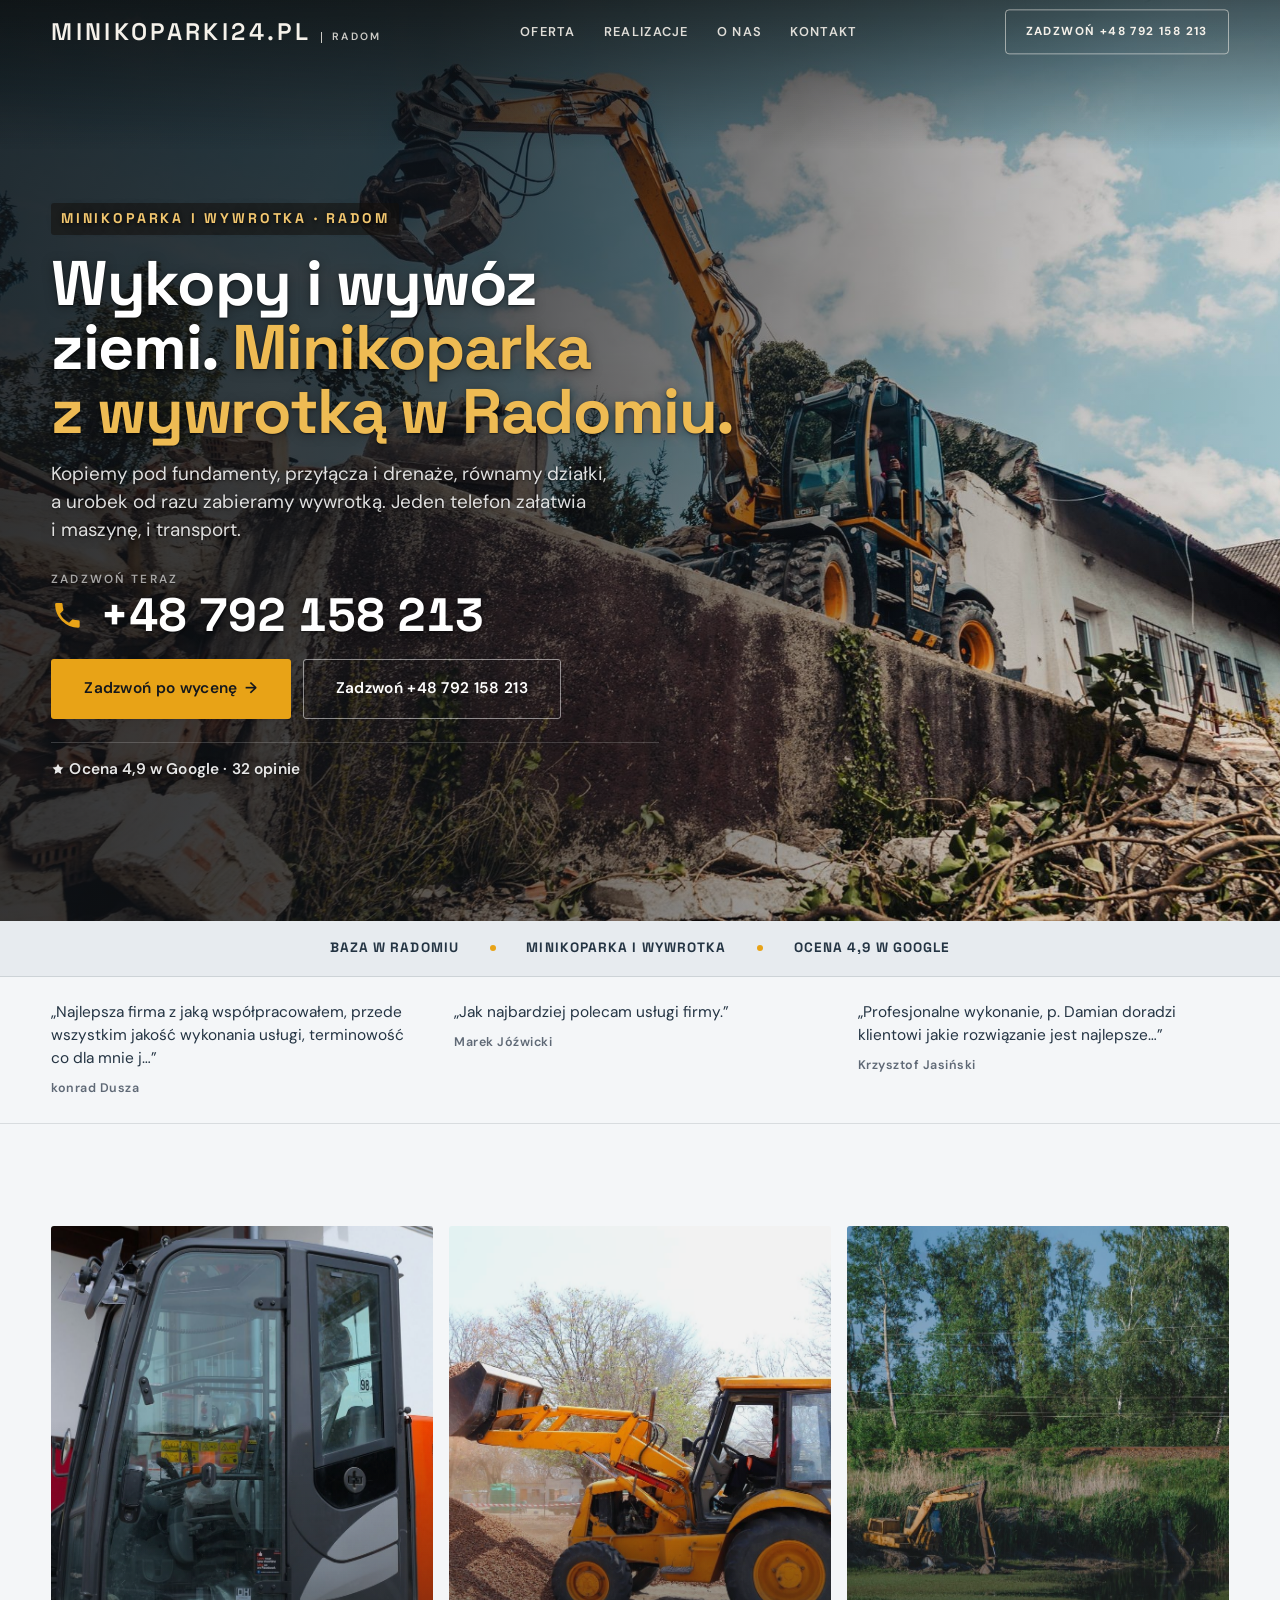
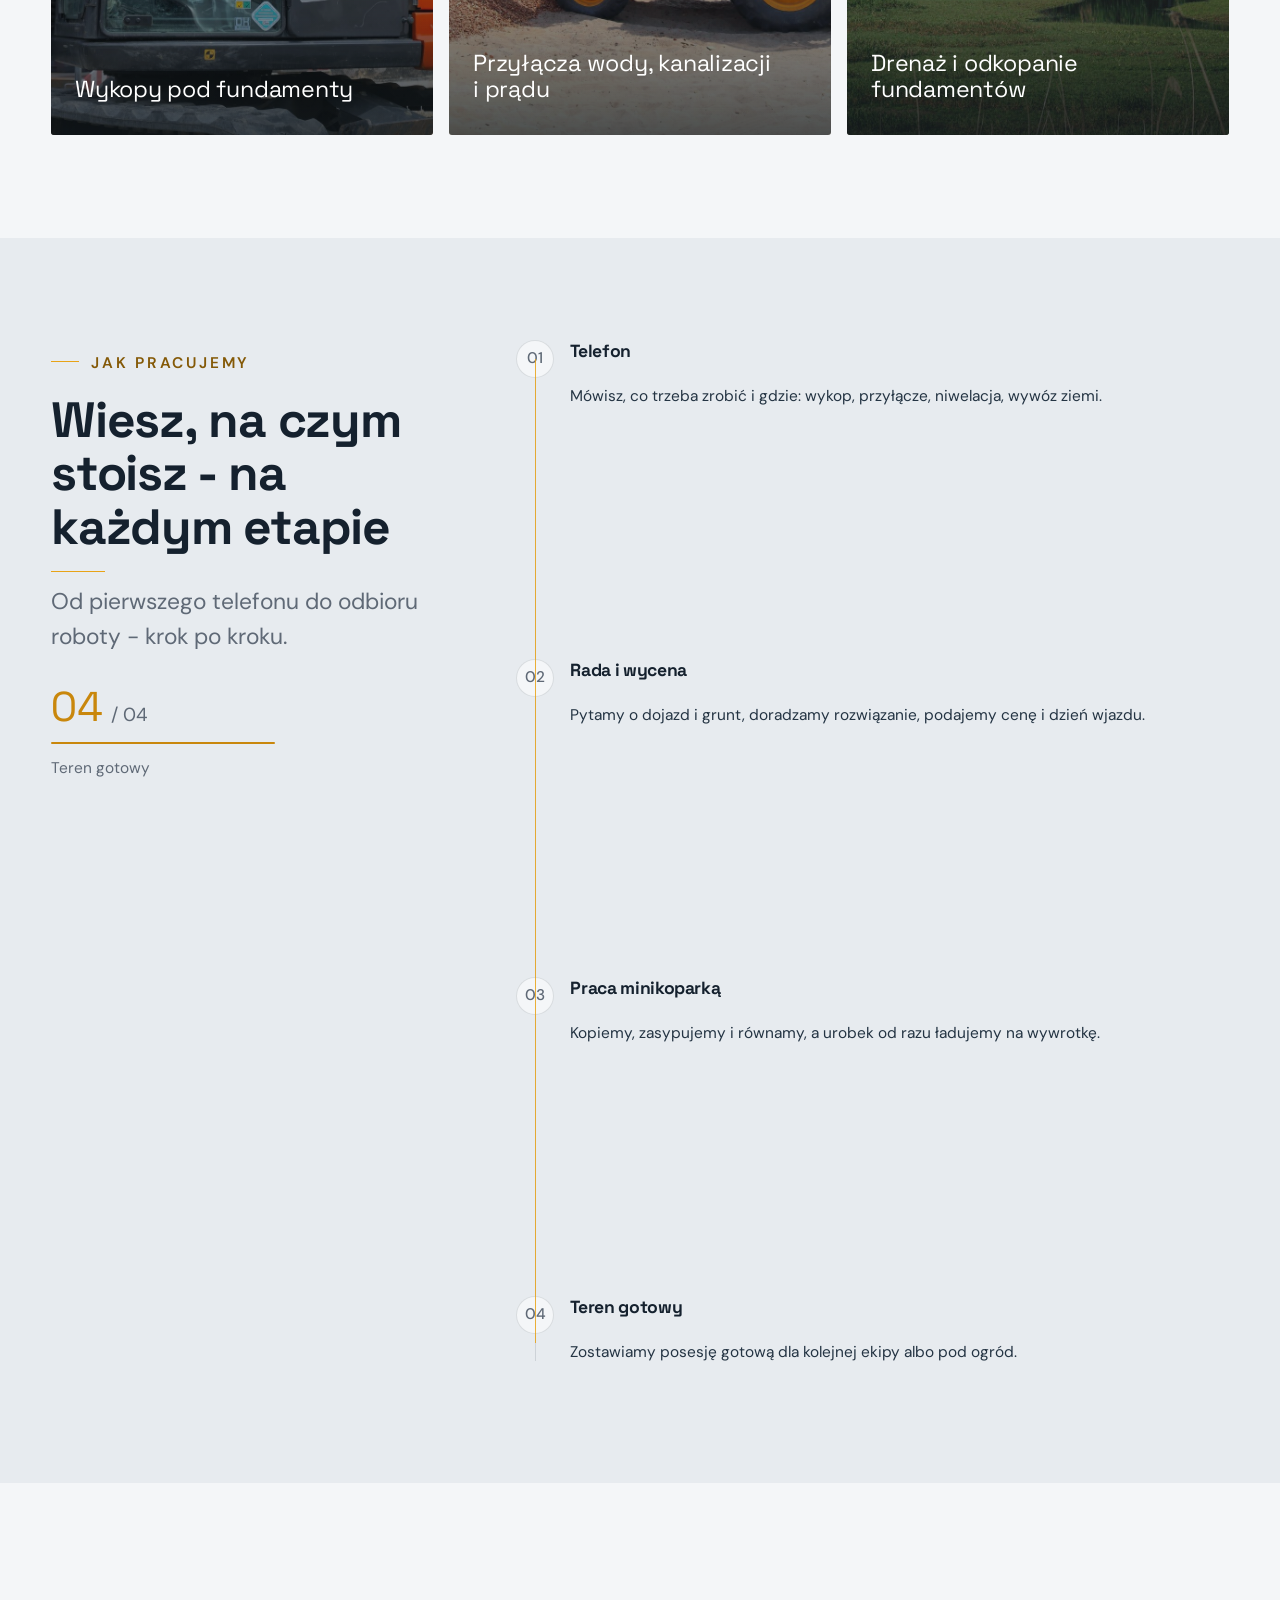
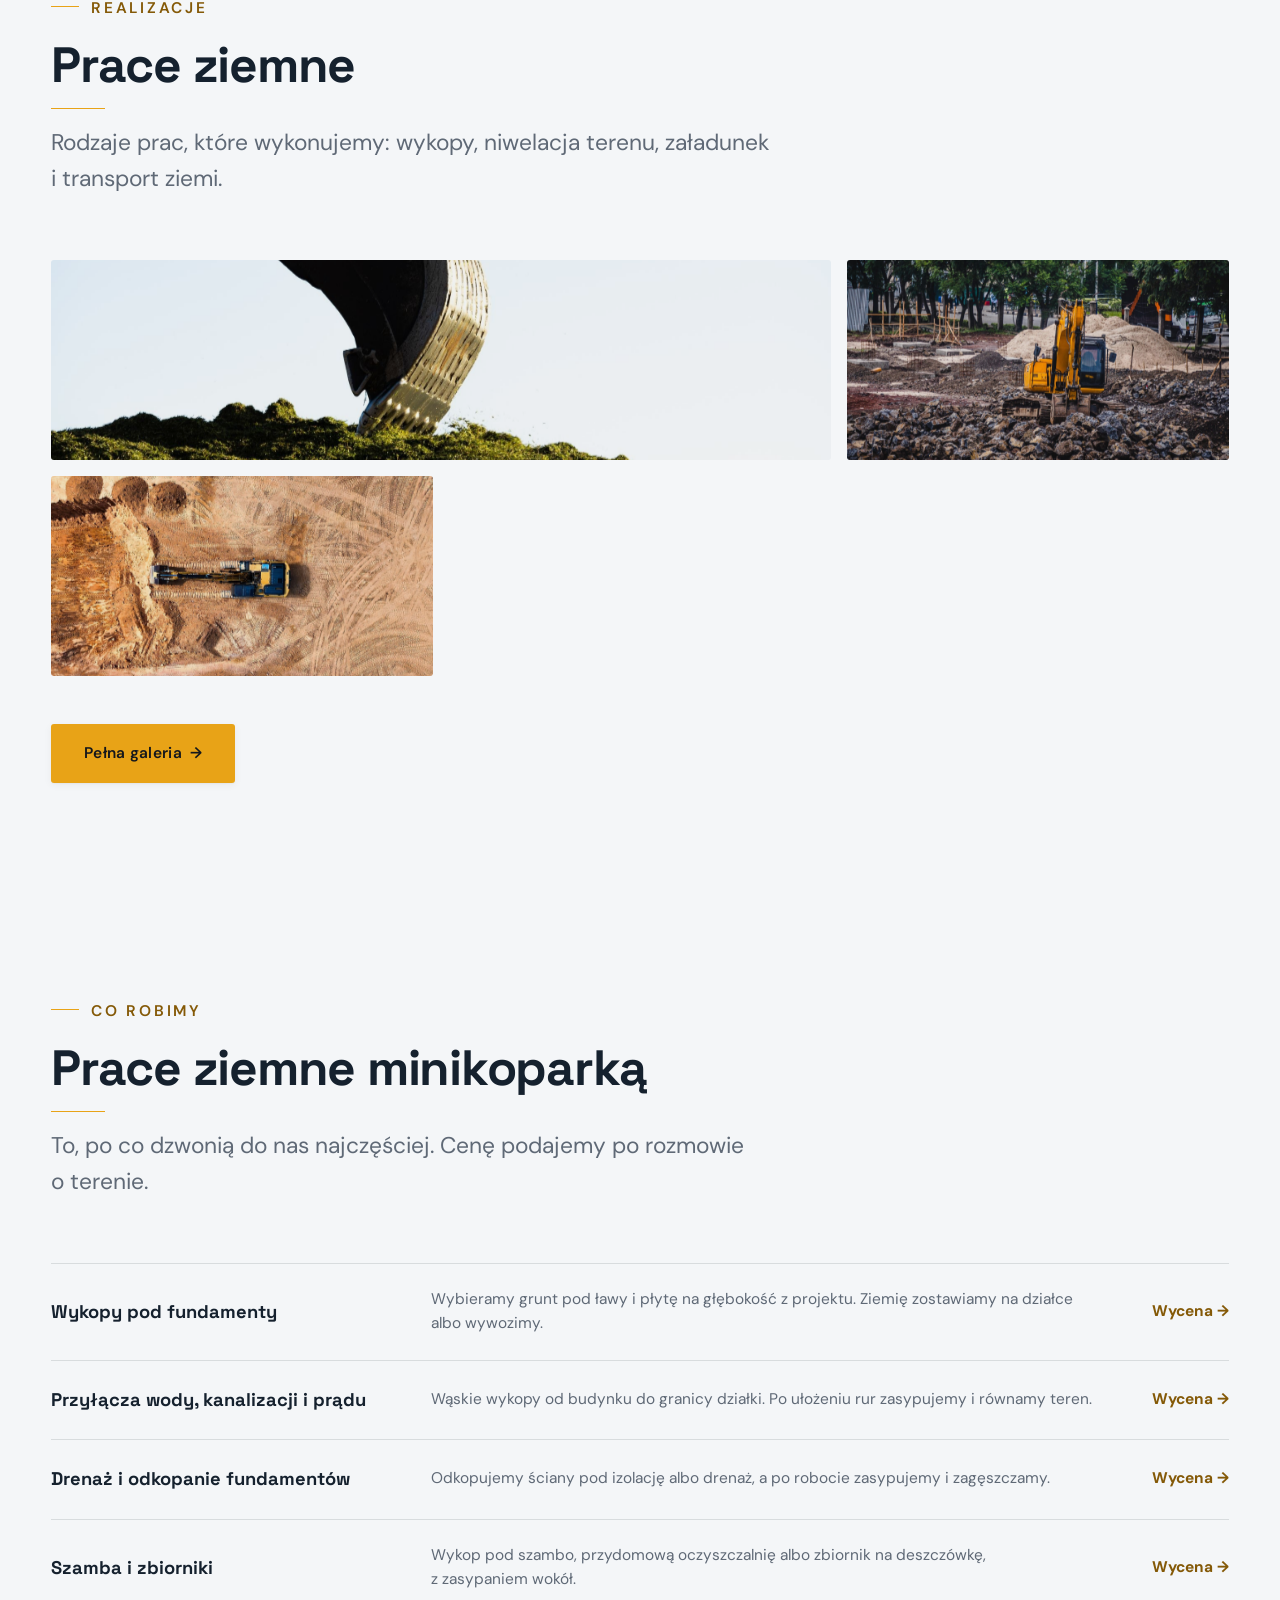
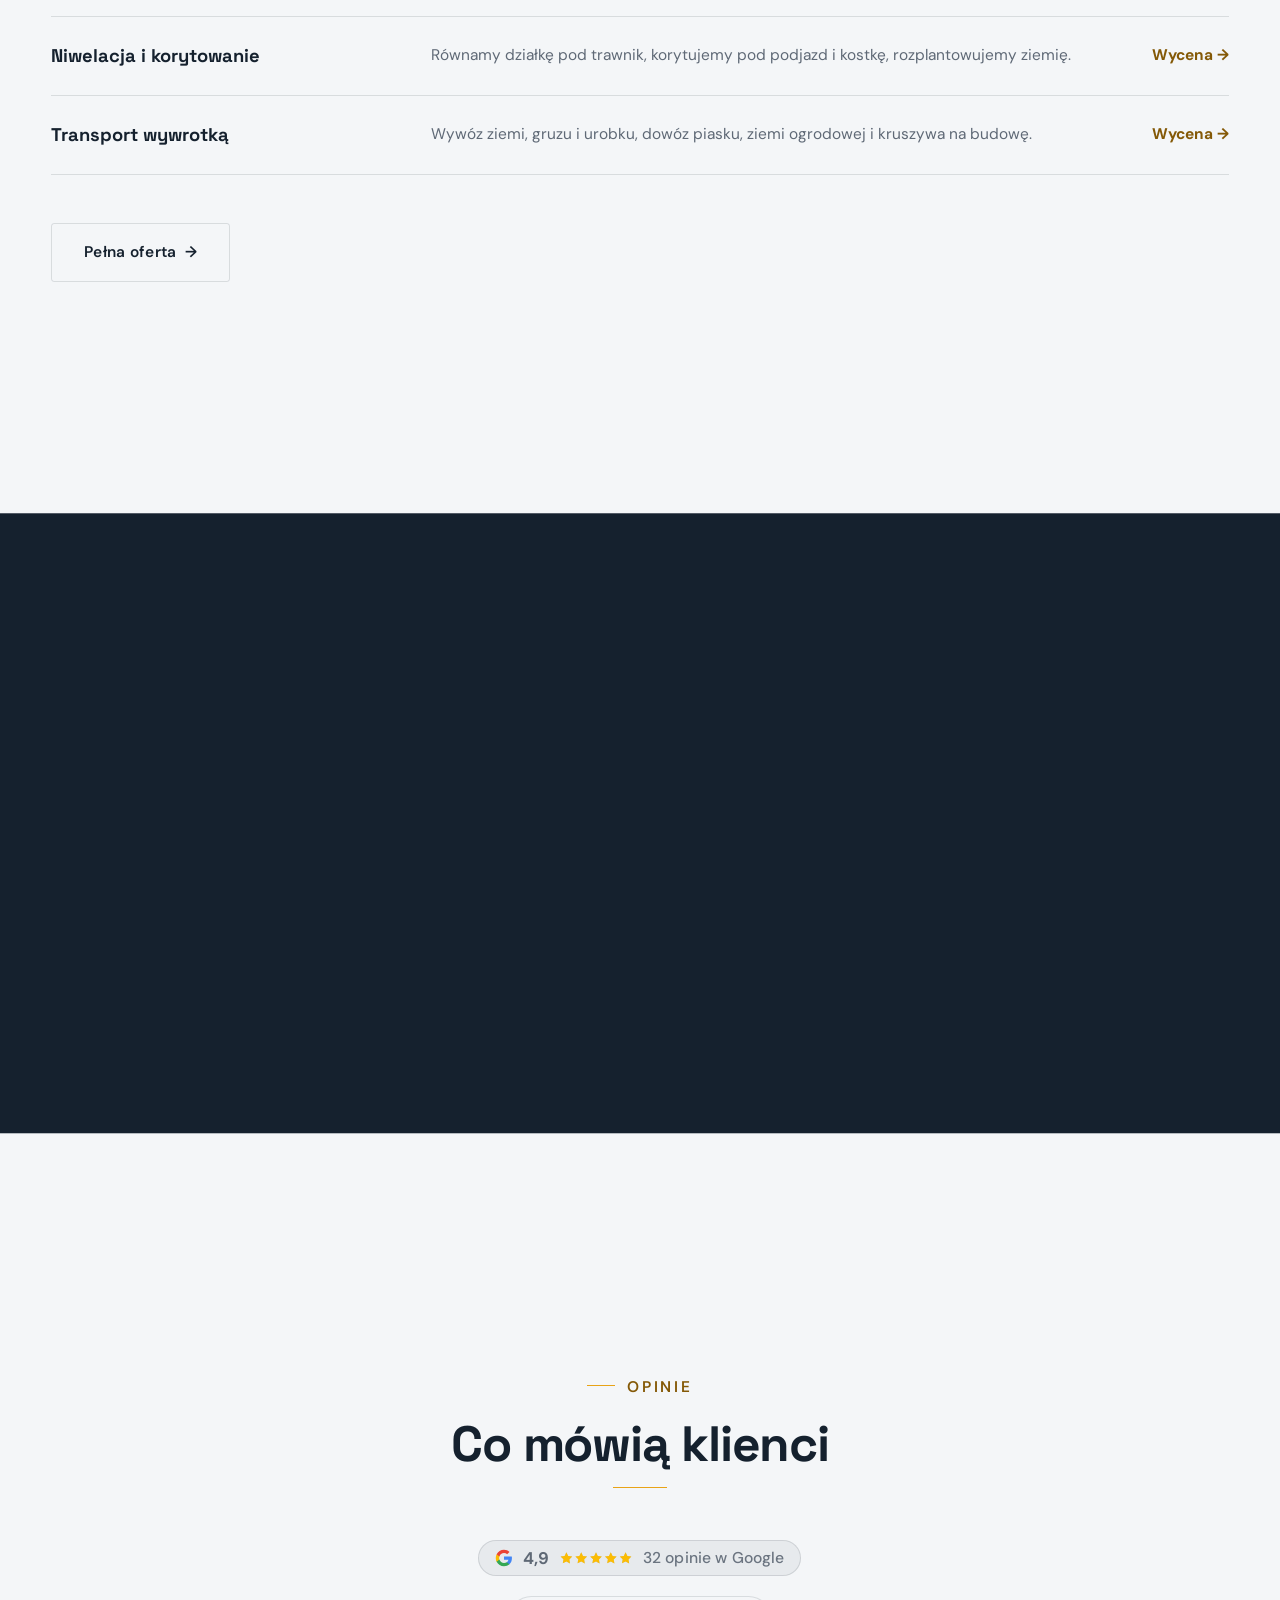
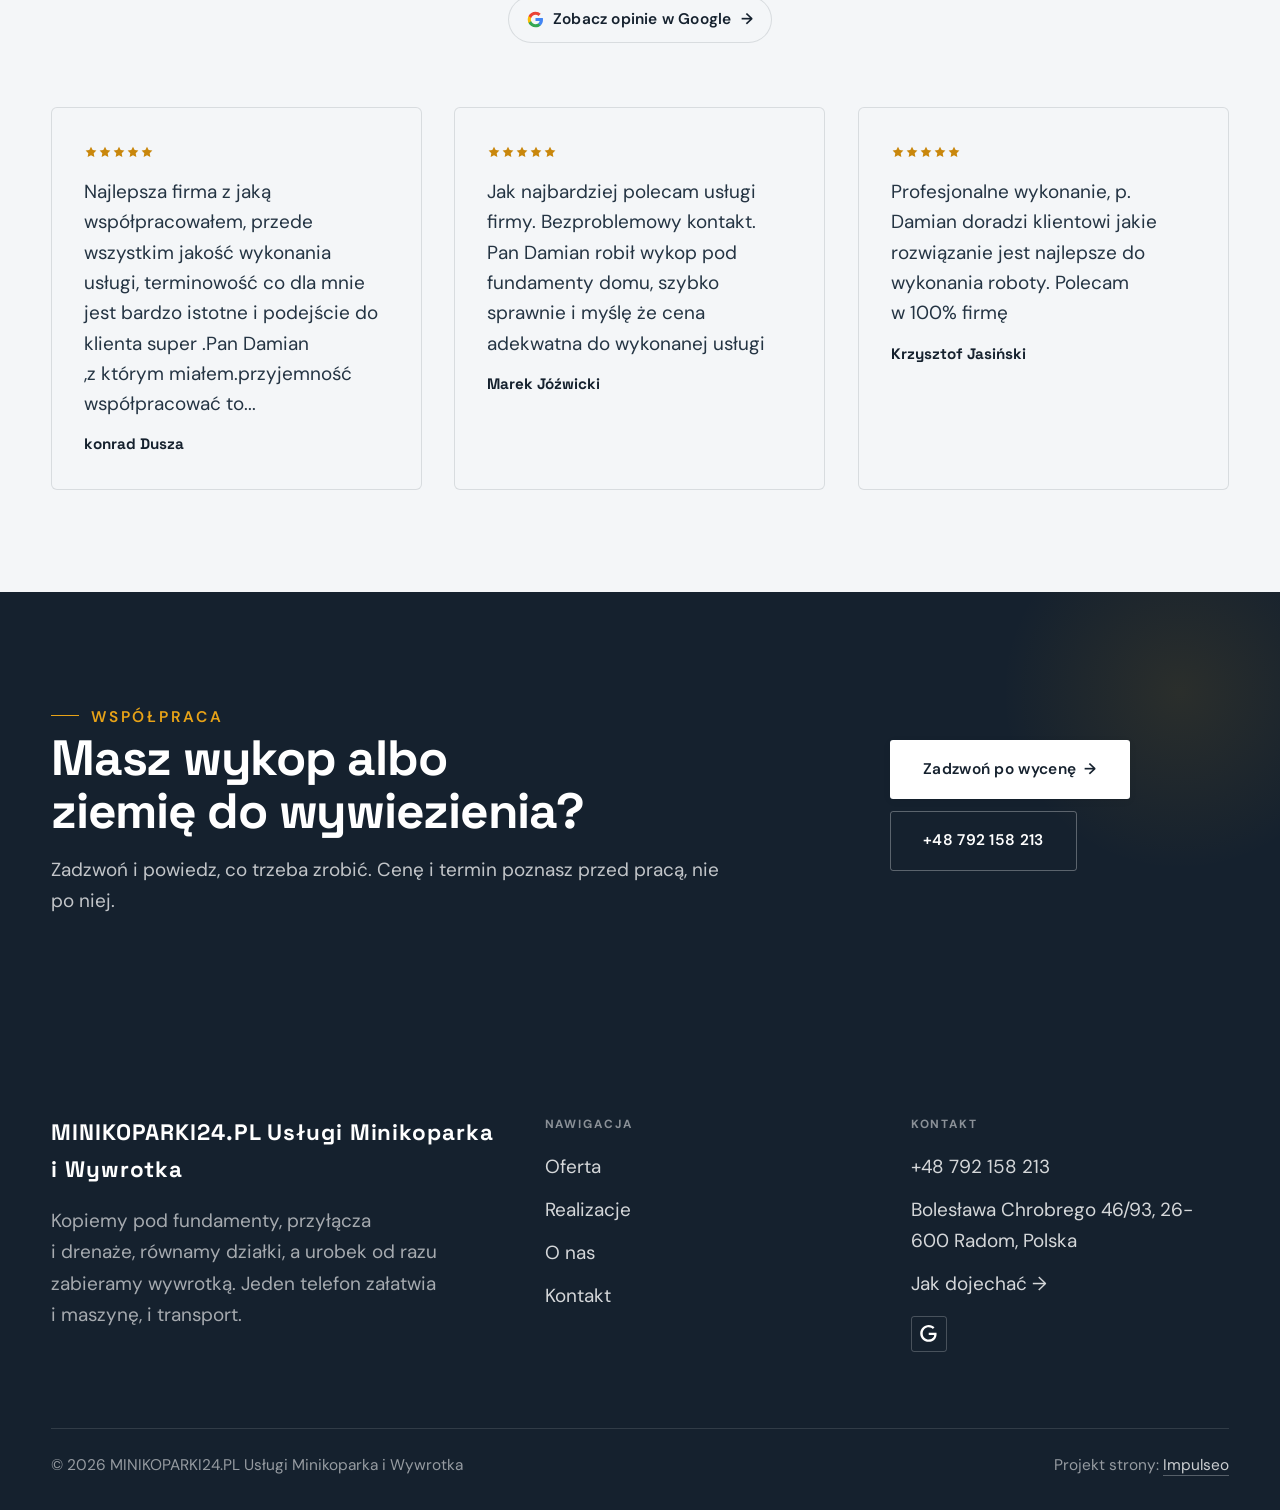
<file: index.html>
<!DOCTYPE html>
<html lang="pl">
<head>
<meta charset="UTF-8">
<meta name="viewport" content="width=device-width, initial-scale=1.0">
<title>MINIKOPARKI24.PL Usługi Minikoparka i Wywrotka · Radom</title>
<meta name="description" content="MINIKOPARKI24.PL Radom: usługi minikoparką i wywrotką. Wykopy pod fundamenty i instalacje, drenaże, niwelacja terenu, wywóz ziemi i dowóz kruszywa. Ocena 4,9 w Google. Tel. 792 158 213.">
<link rel="canonical" href="https://kris20032.github.io/minikoparki24-pl-uslugi-minikoparka-i-wywrotka/">
<meta name="robots" content="noindex, nofollow">
<meta property="og:type" content="website">
<meta property="og:locale" content="pl_PL">
<meta property="og:site_name" content="MINIKOPARKI24.PL Usługi Minikoparka i Wywrotka">
<meta property="og:title" content="MINIKOPARKI24.PL Usługi Minikoparka i Wywrotka · Radom">
<meta property="og:description" content="MINIKOPARKI24.PL Radom: usługi minikoparką i wywrotką. Wykopy pod fundamenty i instalacje, drenaże, niwelacja terenu, wywóz ziemi i dowóz kruszywa. Ocena 4,9 w Google. Tel. 792 158 213.">
<meta property="og:url" content="https://kris20032.github.io/minikoparki24-pl-uslugi-minikoparka-i-wywrotka/">
<meta property="og:image" content="https://kris20032.github.io/minikoparki24-pl-uslugi-minikoparka-i-wywrotka/img/og.jpg">
<meta property="og:image:width" content="1200">
<meta property="og:image:height" content="630">
<meta name="twitter:card" content="summary_large_image">
<script type="application/ld+json">{"@context": "https://schema.org", "@type": "LocalBusiness", "name": "MINIKOPARKI24.PL Usługi Minikoparka i Wywrotka", "url": "https://kris20032.github.io/minikoparki24-pl-uslugi-minikoparka-i-wywrotka/", "telephone": "+48792158213", "image": "https://kris20032.github.io/minikoparki24-pl-uslugi-minikoparka-i-wywrotka/img/og.jpg", "areaServed": "Radom", "sameAs": ["https://maps.google.com/?cid=5679231343440354677&g_mp=Cidnb29nbGUubWFwcy5wbGFjZXMudjEuUGxhY2VzLlNlYXJjaFRleHQQAhgEIAA"]}</script>
<link rel="preconnect" href="https://fonts.googleapis.com">
<link rel="preconnect" href="https://fonts.gstatic.com" crossorigin>
<link href="https://fonts.googleapis.com/css2?family=Space+Grotesk:wght@500;600;700&family=DM+Sans:opsz,wght@9..40,400;9..40,500;9..40,600&display=swap" rel="stylesheet">
<link rel="stylesheet" href="assets/styles.css?v=aef503f2">
</head>
<body>

<header class="nav">
  <div class="wrap nav-inner">
    <a class="brand" href="index.html"><span class="name">MINIKOPARKI24.PL</span><span class="sub">Radom</span></a>
    <nav class="nav-links">
      <a href="oferta.html">Oferta</a>
      <a href="realizacje.html">Realizacje</a>
      <a href="o-nas.html">O nas</a>
      <a href="kontakt.html">Kontakt</a>
      <a href="tel:+48792158213" class="btn btn-accent">Zadzwoń +48 792 158 213</a>
    </nav>
    <button class="nav-toggle" aria-label="Menu"><span></span><span></span><span></span></button>
  </div>
</header>

<main>
<section class="hero-fach">
  <img class="hf-photo" src="img/hero.jpg" fetchpriority="high" data-rotate="img/g11.jpg|img/g10.jpg" alt="MINIKOPARKI24.PL Usługi Minikoparka i Wywrotka" width="1880" height="1253">
  <div class="hf-panel">
    <div class="hf-inner">
      <span class="hf-kicker">Minikoparka i wywrotka · Radom</span>
      <h1 class="hf-title">Wykopy i wywóz ziemi. <em>Minikoparka z wywrotką w Radomiu.</em></h1>
      <p class="hf-lead">Kopiemy pod fundamenty, przyłącza i drenaże, równamy działki, a urobek od razu zabieramy wywrotką. Jeden telefon załatwia i maszynę, i transport.</p>
      <a class="hf-phone" href="tel:+48792158213"><span class="hf-phone-lab">Zadzwoń teraz</span><span class="hf-phone-num"><svg class="ico-tel" width="16" height="16" viewBox="0 0 24 24" fill="none" aria-hidden="true"><path d="M6.6 10.8a15.5 15.5 0 0 0 6.6 6.6l2.2-2.2a1 1 0 0 1 1-.24 11.4 11.4 0 0 0 3.6.58 1 1 0 0 1 1 1V20a1 1 0 0 1-1 1A17 17 0 0 1 3 4a1 1 0 0 1 1-1h3.5a1 1 0 0 1 1 1c0 1.25.2 2.46.58 3.6a1 1 0 0 1-.25 1l-2.23 2.2Z" fill="currentColor"/></svg> +48 792 158 213</span></a>
      <div class="hf-actions">
        <a href="kontakt.html" class="btn btn-accent">Zadzwoń po wycenę <span class="arr">→</span></a>
        <a href="tel:+48792158213" class="btn btn-ghost hf-ghost">Zadzwoń +48 792 158 213</a>
      </div>
      <div class="hf-trust"><svg class="ico-star" width="14" height="14" viewBox="0 0 24 24" style="vertical-align:-2px" aria-hidden="true"><path d="M12 2.8l2.85 5.8 6.4.93-4.63 4.5 1.1 6.37L12 17.4l-5.72 3 1.1-6.37-4.63-4.5 6.4-.93L12 2.8Z" fill="currentColor"/></svg> Ocena 4,9 w Google · 32 opinie</div>
    </div>
  </div>
</section>
<section class="fach-promise">
  <div class="wrap">
    <ul class="fp-row reveal"><li>Baza w Radomiu</li><li>Minikoparka i wywrotka</li><li>Ocena 4,9 w Google</li></ul>
  </div>
</section>
<section class="opinie-mini" aria-label="Opinie klientów">
  <div class="wrap">
    <div class="om-row">
      <div class="om-item reveal"><blockquote>„Najlepsza firma z jaką współpracowałem, przede wszystkim jakość wykonania usługi, terminowość co dla mnie j…”</blockquote><span class="om-autor">konrad Dusza</span></div>
      <div class="om-item reveal"><blockquote>„Jak najbardziej polecam usługi firmy.”</blockquote><span class="om-autor">Marek Jóźwicki</span></div>
      <div class="om-item reveal"><blockquote>„Profesjonalne wykonanie, p. Damian doradzi klientowi jakie rozwiązanie jest najlepsze…”</blockquote><span class="om-autor">Krzysztof Jasiński</span></div>
    </div>
  </div>
</section>
<section class="gateways-band">
  <div class="wrap">
    <div class="gateways">
      <a href="oferta.html" class="gateway reveal"><img src="img/about.jpg" alt="Wykopy pod fundamenty" loading="lazy" width="1880" height="1253" decoding="async"><span class="g-ttl">Wykopy pod fundamenty</span></a>
      <a href="oferta.html" class="gateway reveal"><img src="img/g2.jpg" alt="Przyłącza wody, kanalizacji i prądu" loading="lazy" width="1880" height="1253" decoding="async"><span class="g-ttl">Przyłącza wody, kanalizacji i prądu</span></a>
      <a href="oferta.html" class="gateway reveal"><img src="img/g5.jpg" alt="Drenaż i odkopanie fundamentów" loading="lazy" width="1880" height="1253" decoding="async"><span class="g-ttl">Drenaż i odkopanie fundamentów</span></a>
    </div>
  </div>
</section>
<section class="proces proces-os fachowcy">
  <div class="wrap proc-grid">
    <div class="proc-side">
      <div class="head reveal">
        <span class="eyebrow">Jak pracujemy</span>
        <h2>Wiesz, na czym stoisz - na każdym etapie</h2>
        <p>Od pierwszego telefonu do odbioru roboty - krok po kroku.</p>
      </div>
      <div class="proc-count" aria-hidden="true"><span class="pc-cur">01</span><span class="pc-all">/ 04</span></div>
      <div class="proc-bar" aria-hidden="true"><i></i></div>
      <p class="proc-now" aria-hidden="true">Telefon</p>
    </div>
    <ol class="proces-line">
      <li class="reveal"><span class="pno">01</span><h3>Telefon</h3><p>Mówisz, co trzeba zrobić i gdzie: wykop, przyłącze, niwelacja, wywóz ziemi.</p></li>
      <li class="reveal"><span class="pno">02</span><h3>Rada i wycena</h3><p>Pytamy o dojazd i grunt, doradzamy rozwiązanie, podajemy cenę i dzień wjazdu.</p></li>
      <li class="reveal"><span class="pno">03</span><h3>Praca minikoparką</h3><p>Kopiemy, zasypujemy i równamy, a urobek od razu ładujemy na wywrotkę.</p></li>
      <li class="reveal"><span class="pno">04</span><h3>Teren gotowy</h3><p>Zostawiamy posesję gotową dla kolejnej ekipy albo pod ogród.</p></li>
    </ol>
  </div>
</section>
<section>
  <div class="wrap">
    <div class="head reveal">
      <span class="eyebrow">Realizacje</span>
      <h2>Prace ziemne</h2>
      <p>Rodzaje prac, które wykonujemy: wykopy, niwelacja terenu, załadunek i transport ziemi.</p>
    </div>
    <div class="gallery">
      <div class="tile t-two3 reveal"><img src="img/g1.jpg" alt="MINIKOPARKI24.PL Usługi Minikoparka i Wywrotka" loading="lazy" width="1880" height="1253" decoding="async"></div>
      <div class="tile t-third reveal"><img src="img/g3.jpg" alt="MINIKOPARKI24.PL Usługi Minikoparka i Wywrotka" loading="lazy" width="1880" height="1253" decoding="async"></div>
      <div class="tile t-third reveal"><img src="img/g4.jpg" alt="MINIKOPARKI24.PL Usługi Minikoparka i Wywrotka" loading="lazy" width="1732" height="1300" decoding="async"></div>
      <div class="tile t-third reveal"><img src="img/g6.jpg" alt="MINIKOPARKI24.PL Usługi Minikoparka i Wywrotka" loading="lazy" width="1880" height="1253" decoding="async"></div>
      <div class="tile t-third reveal"><img src="img/g7.jpg" alt="MINIKOPARKI24.PL Usługi Minikoparka i Wywrotka" loading="lazy" width="1880" height="1251" decoding="async"></div>
    </div>
    <div style="margin-top:var(--space-7)" class="reveal"><a href="realizacje.html" class="btn btn-accent">Pełna galeria <span class="arr">→</span></a></div>
  </div>
</section>
<section class="fach-uslugi">
  <div class="wrap">
    <div class="head reveal">
      <span class="eyebrow">Co robimy</span>
      <h2>Prace ziemne minikoparką</h2>
      <p>To, po co dzwonią do nas najczęściej. Cenę podajemy po rozmowie o terenie.</p>
    </div>
    <ul class="fu-list">
      <li class="fu-row reveal"><div class="fu-name">Wykopy pod fundamenty</div><div class="fu-desc">Wybieramy grunt pod ławy i płytę na głębokość z projektu. Ziemię zostawiamy na działce albo wywozimy.</div><a class="fu-cta" href="kontakt.html">Wycena <span class="arr">→</span></a></li>
      <li class="fu-row reveal"><div class="fu-name">Przyłącza wody, kanalizacji i prądu</div><div class="fu-desc">Wąskie wykopy od budynku do granicy działki. Po ułożeniu rur zasypujemy i równamy teren.</div><a class="fu-cta" href="kontakt.html">Wycena <span class="arr">→</span></a></li>
      <li class="fu-row reveal"><div class="fu-name">Drenaż i odkopanie fundamentów</div><div class="fu-desc">Odkopujemy ściany pod izolację albo drenaż, a po robocie zasypujemy i zagęszczamy.</div><a class="fu-cta" href="kontakt.html">Wycena <span class="arr">→</span></a></li>
      <li class="fu-row reveal"><div class="fu-name">Szamba i zbiorniki</div><div class="fu-desc">Wykop pod szambo, przydomową oczyszczalnię albo zbiornik na deszczówkę, z zasypaniem wokół.</div><a class="fu-cta" href="kontakt.html">Wycena <span class="arr">→</span></a></li>
      <li class="fu-row reveal"><div class="fu-name">Niwelacja i korytowanie</div><div class="fu-desc">Równamy działkę pod trawnik, korytujemy pod podjazd i kostkę, rozplantowujemy ziemię.</div><a class="fu-cta" href="kontakt.html">Wycena <span class="arr">→</span></a></li>
      <li class="fu-row reveal"><div class="fu-name">Transport wywrotką</div><div class="fu-desc">Wywóz ziemi, gruzu i urobku, dowóz piasku, ziemi ogrodowej i kruszywa na budowę.</div><a class="fu-cta" href="kontakt.html">Wycena <span class="arr">→</span></a></li>
    </ul>
    <div style="margin-top:var(--space-7)" class="reveal"><a href="oferta.html" class="btn btn-ghost">Pełna oferta <span class="arr">→</span></a></div>
  </div>
</section>
<section class="stopklatka" aria-hidden="true">
  <div class="stk-bg" style="background-image:url(img/g8.jpg)"></div>
</section>
<section class="opinie">
  <div class="wrap">
    <div class="head center reveal">
      <span class="eyebrow">Opinie</span>
      <h2>Co mówią klienci</h2>
    </div>
    <p class="op-meta reveal"><span class="g-badge"><svg class="gb-ico" viewBox="0 0 24 24" width="18" height="18" aria-hidden="true"><path fill="#4285F4" d="M22.56 12.25c0-.78-.07-1.53-.2-2.25H12v4.26h5.92c-.26 1.37-1.04 2.53-2.21 3.31v2.77h3.57c2.08-1.92 3.28-4.74 3.28-8.09z"/><path fill="#34A853" d="M12 23c2.97 0 5.46-.98 7.28-2.66l-3.57-2.77c-.98.66-2.23 1.06-3.71 1.06-2.86 0-5.29-1.93-6.16-4.53H2.18v2.84C3.99 20.53 7.7 23 12 23z"/><path fill="#FBBC05" d="M5.84 14.09c-.22-.66-.35-1.36-.35-2.09s.13-1.43.35-2.09V7.07H2.18C1.43 8.55 1 10.22 1 12s.43 3.45 1.18 4.93l2.85-2.22.81-.62z"/><path fill="#EA4335" d="M12 5.38c1.62 0 3.06.56 4.21 1.64l3.15-3.15C17.45 2.09 14.97 1 12 1 7.7 1 3.99 3.47 2.18 7.07l3.66 2.84c.87-2.6 3.3-4.53 6.16-4.53z"/></svg><b class="gb-ocena">4,9</b><svg class="gb-stars" viewBox="0 0 90 18" width="74" height="14.8" aria-hidden="true"><g fill="currentColor" opacity=".26"><path transform="translate(0,0)" d="M9 1.6l2.2 4.46 4.92.72-3.56 3.47.84 4.9L9 12.74l-4.4 2.31.84-4.9L1.88 6.68l4.92-.72L9 1.6Z"/><path transform="translate(18,0)" d="M9 1.6l2.2 4.46 4.92.72-3.56 3.47.84 4.9L9 12.74l-4.4 2.31.84-4.9L1.88 6.68l4.92-.72L9 1.6Z"/><path transform="translate(36,0)" d="M9 1.6l2.2 4.46 4.92.72-3.56 3.47.84 4.9L9 12.74l-4.4 2.31.84-4.9L1.88 6.68l4.92-.72L9 1.6Z"/><path transform="translate(54,0)" d="M9 1.6l2.2 4.46 4.92.72-3.56 3.47.84 4.9L9 12.74l-4.4 2.31.84-4.9L1.88 6.68l4.92-.72L9 1.6Z"/><path transform="translate(72,0)" d="M9 1.6l2.2 4.46 4.92.72-3.56 3.47.84 4.9L9 12.74l-4.4 2.31.84-4.9L1.88 6.68l4.92-.72L9 1.6Z"/></g><clipPath id="gs980"><rect x="0" y="0" width="88.2" height="18"/></clipPath><g fill="#FBBC04" clip-path="url(#gs980)"><path transform="translate(0,0)" d="M9 1.6l2.2 4.46 4.92.72-3.56 3.47.84 4.9L9 12.74l-4.4 2.31.84-4.9L1.88 6.68l4.92-.72L9 1.6Z"/><path transform="translate(18,0)" d="M9 1.6l2.2 4.46 4.92.72-3.56 3.47.84 4.9L9 12.74l-4.4 2.31.84-4.9L1.88 6.68l4.92-.72L9 1.6Z"/><path transform="translate(36,0)" d="M9 1.6l2.2 4.46 4.92.72-3.56 3.47.84 4.9L9 12.74l-4.4 2.31.84-4.9L1.88 6.68l4.92-.72L9 1.6Z"/><path transform="translate(54,0)" d="M9 1.6l2.2 4.46 4.92.72-3.56 3.47.84 4.9L9 12.74l-4.4 2.31.84-4.9L1.88 6.68l4.92-.72L9 1.6Z"/><path transform="translate(72,0)" d="M9 1.6l2.2 4.46 4.92.72-3.56 3.47.84 4.9L9 12.74l-4.4 2.31.84-4.9L1.88 6.68l4.92-.72L9 1.6Z"/></g></svg><span class="gb-txt">32 opinie w Google</span></span></p>
    <p class="op-meta reveal"><a class="op-google" href="https://maps.google.com/?cid=5679231343440354677&amp;g_mp=Cidnb29nbGUubWFwcy5wbGFjZXMudjEuUGxhY2VzLlNlYXJjaFRleHQQAhgEIAA" target="_blank" rel="noopener"><svg class="op-g-ico" viewBox="0 0 24 24" width="17" height="17" aria-hidden="true"><path fill="#4285F4" d="M22.56 12.25c0-.78-.07-1.53-.2-2.25H12v4.26h5.92c-.26 1.37-1.04 2.53-2.21 3.31v2.77h3.57c2.08-1.92 3.28-4.74 3.28-8.09z"/><path fill="#34A853" d="M12 23c2.97 0 5.46-.98 7.28-2.66l-3.57-2.77c-.98.66-2.23 1.06-3.71 1.06-2.86 0-5.29-1.93-6.16-4.53H2.18v2.84C3.99 20.53 7.7 23 12 23z"/><path fill="#FBBC05" d="M5.84 14.09c-.22-.66-.35-1.36-.35-2.09s.13-1.43.35-2.09V7.07H2.18C1.43 8.55 1 10.22 1 12s.43 3.45 1.18 4.93l2.85-2.22.81-.62z"/><path fill="#EA4335" d="M12 5.38c1.62 0 3.06.56 4.21 1.64l3.15-3.15C17.45 2.09 14.97 1 12 1 7.7 1 3.99 3.47 2.18 7.07l3.66 2.84c.87-2.6 3.3-4.53 6.16-4.53z"/></svg><span>Zobacz opinie w Google</span><span class="arr">→</span></a></p>
    <div class="opinie-grid">
      <figure class="op-card reveal"><span class="op-star"><svg class="ico-star" width="14" height="14" viewBox="0 0 24 24" style="vertical-align:-2px" aria-hidden="true"><path d="M12 2.8l2.85 5.8 6.4.93-4.63 4.5 1.1 6.37L12 17.4l-5.72 3 1.1-6.37-4.63-4.5 6.4-.93L12 2.8Z" fill="currentColor"/></svg><svg class="ico-star" width="14" height="14" viewBox="0 0 24 24" style="vertical-align:-2px" aria-hidden="true"><path d="M12 2.8l2.85 5.8 6.4.93-4.63 4.5 1.1 6.37L12 17.4l-5.72 3 1.1-6.37-4.63-4.5 6.4-.93L12 2.8Z" fill="currentColor"/></svg><svg class="ico-star" width="14" height="14" viewBox="0 0 24 24" style="vertical-align:-2px" aria-hidden="true"><path d="M12 2.8l2.85 5.8 6.4.93-4.63 4.5 1.1 6.37L12 17.4l-5.72 3 1.1-6.37-4.63-4.5 6.4-.93L12 2.8Z" fill="currentColor"/></svg><svg class="ico-star" width="14" height="14" viewBox="0 0 24 24" style="vertical-align:-2px" aria-hidden="true"><path d="M12 2.8l2.85 5.8 6.4.93-4.63 4.5 1.1 6.37L12 17.4l-5.72 3 1.1-6.37-4.63-4.5 6.4-.93L12 2.8Z" fill="currentColor"/></svg><svg class="ico-star" width="14" height="14" viewBox="0 0 24 24" style="vertical-align:-2px" aria-hidden="true"><path d="M12 2.8l2.85 5.8 6.4.93-4.63 4.5 1.1 6.37L12 17.4l-5.72 3 1.1-6.37-4.63-4.5 6.4-.93L12 2.8Z" fill="currentColor"/></svg></span><blockquote>Najlepsza firma z jaką współpracowałem, przede wszystkim jakość wykonania usługi, terminowość co dla mnie jest bardzo istotne i podejście do klienta super .Pan Damian ,z którym miałem.przyjemność współpracować to...</blockquote><span class="op-autor">konrad Dusza</span></figure>
      <figure class="op-card reveal"><span class="op-star"><svg class="ico-star" width="14" height="14" viewBox="0 0 24 24" style="vertical-align:-2px" aria-hidden="true"><path d="M12 2.8l2.85 5.8 6.4.93-4.63 4.5 1.1 6.37L12 17.4l-5.72 3 1.1-6.37-4.63-4.5 6.4-.93L12 2.8Z" fill="currentColor"/></svg><svg class="ico-star" width="14" height="14" viewBox="0 0 24 24" style="vertical-align:-2px" aria-hidden="true"><path d="M12 2.8l2.85 5.8 6.4.93-4.63 4.5 1.1 6.37L12 17.4l-5.72 3 1.1-6.37-4.63-4.5 6.4-.93L12 2.8Z" fill="currentColor"/></svg><svg class="ico-star" width="14" height="14" viewBox="0 0 24 24" style="vertical-align:-2px" aria-hidden="true"><path d="M12 2.8l2.85 5.8 6.4.93-4.63 4.5 1.1 6.37L12 17.4l-5.72 3 1.1-6.37-4.63-4.5 6.4-.93L12 2.8Z" fill="currentColor"/></svg><svg class="ico-star" width="14" height="14" viewBox="0 0 24 24" style="vertical-align:-2px" aria-hidden="true"><path d="M12 2.8l2.85 5.8 6.4.93-4.63 4.5 1.1 6.37L12 17.4l-5.72 3 1.1-6.37-4.63-4.5 6.4-.93L12 2.8Z" fill="currentColor"/></svg><svg class="ico-star" width="14" height="14" viewBox="0 0 24 24" style="vertical-align:-2px" aria-hidden="true"><path d="M12 2.8l2.85 5.8 6.4.93-4.63 4.5 1.1 6.37L12 17.4l-5.72 3 1.1-6.37-4.63-4.5 6.4-.93L12 2.8Z" fill="currentColor"/></svg></span><blockquote>Jak najbardziej polecam usługi firmy. Bezproblemowy kontakt. Pan Damian robił wykop pod fundamenty domu, szybko sprawnie i myślę że cena adekwatna do wykonanej usługi</blockquote><span class="op-autor">Marek Jóźwicki</span></figure>
      <figure class="op-card reveal"><span class="op-star"><svg class="ico-star" width="14" height="14" viewBox="0 0 24 24" style="vertical-align:-2px" aria-hidden="true"><path d="M12 2.8l2.85 5.8 6.4.93-4.63 4.5 1.1 6.37L12 17.4l-5.72 3 1.1-6.37-4.63-4.5 6.4-.93L12 2.8Z" fill="currentColor"/></svg><svg class="ico-star" width="14" height="14" viewBox="0 0 24 24" style="vertical-align:-2px" aria-hidden="true"><path d="M12 2.8l2.85 5.8 6.4.93-4.63 4.5 1.1 6.37L12 17.4l-5.72 3 1.1-6.37-4.63-4.5 6.4-.93L12 2.8Z" fill="currentColor"/></svg><svg class="ico-star" width="14" height="14" viewBox="0 0 24 24" style="vertical-align:-2px" aria-hidden="true"><path d="M12 2.8l2.85 5.8 6.4.93-4.63 4.5 1.1 6.37L12 17.4l-5.72 3 1.1-6.37-4.63-4.5 6.4-.93L12 2.8Z" fill="currentColor"/></svg><svg class="ico-star" width="14" height="14" viewBox="0 0 24 24" style="vertical-align:-2px" aria-hidden="true"><path d="M12 2.8l2.85 5.8 6.4.93-4.63 4.5 1.1 6.37L12 17.4l-5.72 3 1.1-6.37-4.63-4.5 6.4-.93L12 2.8Z" fill="currentColor"/></svg><svg class="ico-star" width="14" height="14" viewBox="0 0 24 24" style="vertical-align:-2px" aria-hidden="true"><path d="M12 2.8l2.85 5.8 6.4.93-4.63 4.5 1.1 6.37L12 17.4l-5.72 3 1.1-6.37-4.63-4.5 6.4-.93L12 2.8Z" fill="currentColor"/></svg></span><blockquote>Profesjonalne wykonanie, p. Damian doradzi klientowi jakie rozwiązanie jest najlepsze do wykonania roboty. Polecam w 100% firmę</blockquote><span class="op-autor">Krzysztof Jasiński</span></figure>
    </div>
  </div>
</section>
<section class="cta">
  <div class="wrap">
    <div class="reveal">
      <span class="eyebrow">Współpraca</span>
      <h2>Masz wykop albo ziemię do wywiezienia?</h2>
      <p>Zadzwoń i powiedz, co trzeba zrobić. Cenę i termin poznasz przed pracą, nie po niej.</p>
    </div>
    <div class="cta-actions reveal">
      <a href="kontakt.html" class="btn btn-light">Zadzwoń po wycenę <span class="arr">→</span></a>
      <a href="tel:+48792158213" class="btn btn-ghost btn-ghost-cta">+48 792 158 213</a>
    </div>
  </div>
</section>
</main>

<footer>
  <div class="wrap">
    <div class="foot-grid">
      <div class="foot-brand">
        <div class="name">MINIKOPARKI24.PL Usługi Minikoparka i Wywrotka</div>
        <p>Kopiemy pod fundamenty, przyłącza i drenaże, równamy działki, a urobek od razu zabieramy wywrotką. Jeden telefon załatwia i maszynę, i transport.</p>
      </div>
      <div class="foot-col">
        <h4>Nawigacja</h4>
        <a href="oferta.html">Oferta</a>
        <a href="realizacje.html">Realizacje</a>
        <a href="o-nas.html">O nas</a>
        <a href="kontakt.html">Kontakt</a>
      </div>
      <div class="foot-col">
        <h4>Kontakt</h4>
        <a href="tel:+48792158213">+48 792 158 213</a>
        <p>Bolesława Chrobrego 46/93, 26-600 Radom, Polska</p>
        <a href="https://maps.google.com/?cid=5679231343440354677&g_mp=Cidnb29nbGUubWFwcy5wbGFjZXMudjEuUGxhY2VzLlNlYXJjaFRleHQQAhgEIAA" target="_blank" rel="noopener">Jak dojechać →</a>
      <div class="foot-soc">
        <a class="soc" href="https://maps.google.com/?cid=5679231343440354677&g_mp=Cidnb29nbGUubWFwcy5wbGFjZXMudjEuUGxhY2VzLlNlYXJjaFRleHQQAhgEIAA" target="_blank" rel="noopener" aria-label="Google - MINIKOPARKI24.PL Usługi Minikoparka i Wywrotka"><svg viewBox="0 0 24 24" aria-hidden="true" focusable="false"><path d="M12.48 10.92v3.28h7.84c-.24 1.84-.853 3.187-1.787 4.133-1.147 1.147-2.933 2.4-6.053 2.4-4.827 0-8.6-3.893-8.6-8.72s3.773-8.72 8.6-8.72c2.6 0 4.507 1.027 5.907 2.347l2.307-2.307C18.747 1.44 16.133 0 12.48 0 5.867 0 .307 5.387.307 12s5.56 12 12.173 12c3.573 0 6.267-1.173 8.373-3.36 2.16-2.16 2.84-5.213 2.84-7.667 0-.76-.053-1.467-.173-2.053H12.48z" fill="currentColor"/></svg></a>
      </div>
      </div>
    </div>
    <div class="foot-bot">
      <span>© 2026 MINIKOPARKI24.PL Usługi Minikoparka i Wywrotka</span>
      <span>Projekt strony: <a class="foot-credit" href="https://impulseo.pl" target="_blank" rel="noopener">Impulseo</a></span>
    </div>
  </div>
</footer>
<div class="sticky-call"><a class="sc-call" href="tel:+48792158213"><svg class="ico-tel" width="16" height="16" viewBox="0 0 24 24" fill="none" aria-hidden="true"><path d="M6.6 10.8a15.5 15.5 0 0 0 6.6 6.6l2.2-2.2a1 1 0 0 1 1-.24 11.4 11.4 0 0 0 3.6.58 1 1 0 0 1 1 1V20a1 1 0 0 1-1 1A17 17 0 0 1 3 4a1 1 0 0 1 1-1h3.5a1 1 0 0 1 1 1c0 1.25.2 2.46.58 3.6a1 1 0 0 1-.25 1l-2.23 2.2Z" fill="currentColor"/></svg> Zadzwoń</a><a class="sc-quote" href="kontakt.html">Zadzwoń po wycenę</a></div>
<div class="demo-wazne" data-do="2026-11-05" data-cykl="3" hidden><svg class="dw-ico" width="13" height="13" viewBox="0 0 24 24" fill="none" aria-hidden="true"><circle cx="12" cy="12" r="8.6" stroke="currentColor" stroke-width="1.8"/><path d="M12 7.2V12l3.3 2" stroke="currentColor" stroke-width="1.8" stroke-linecap="round"/></svg><span class="dw-txt"></span></div>

<script src="assets/main.js"></script>
</body>
</html>
</file>
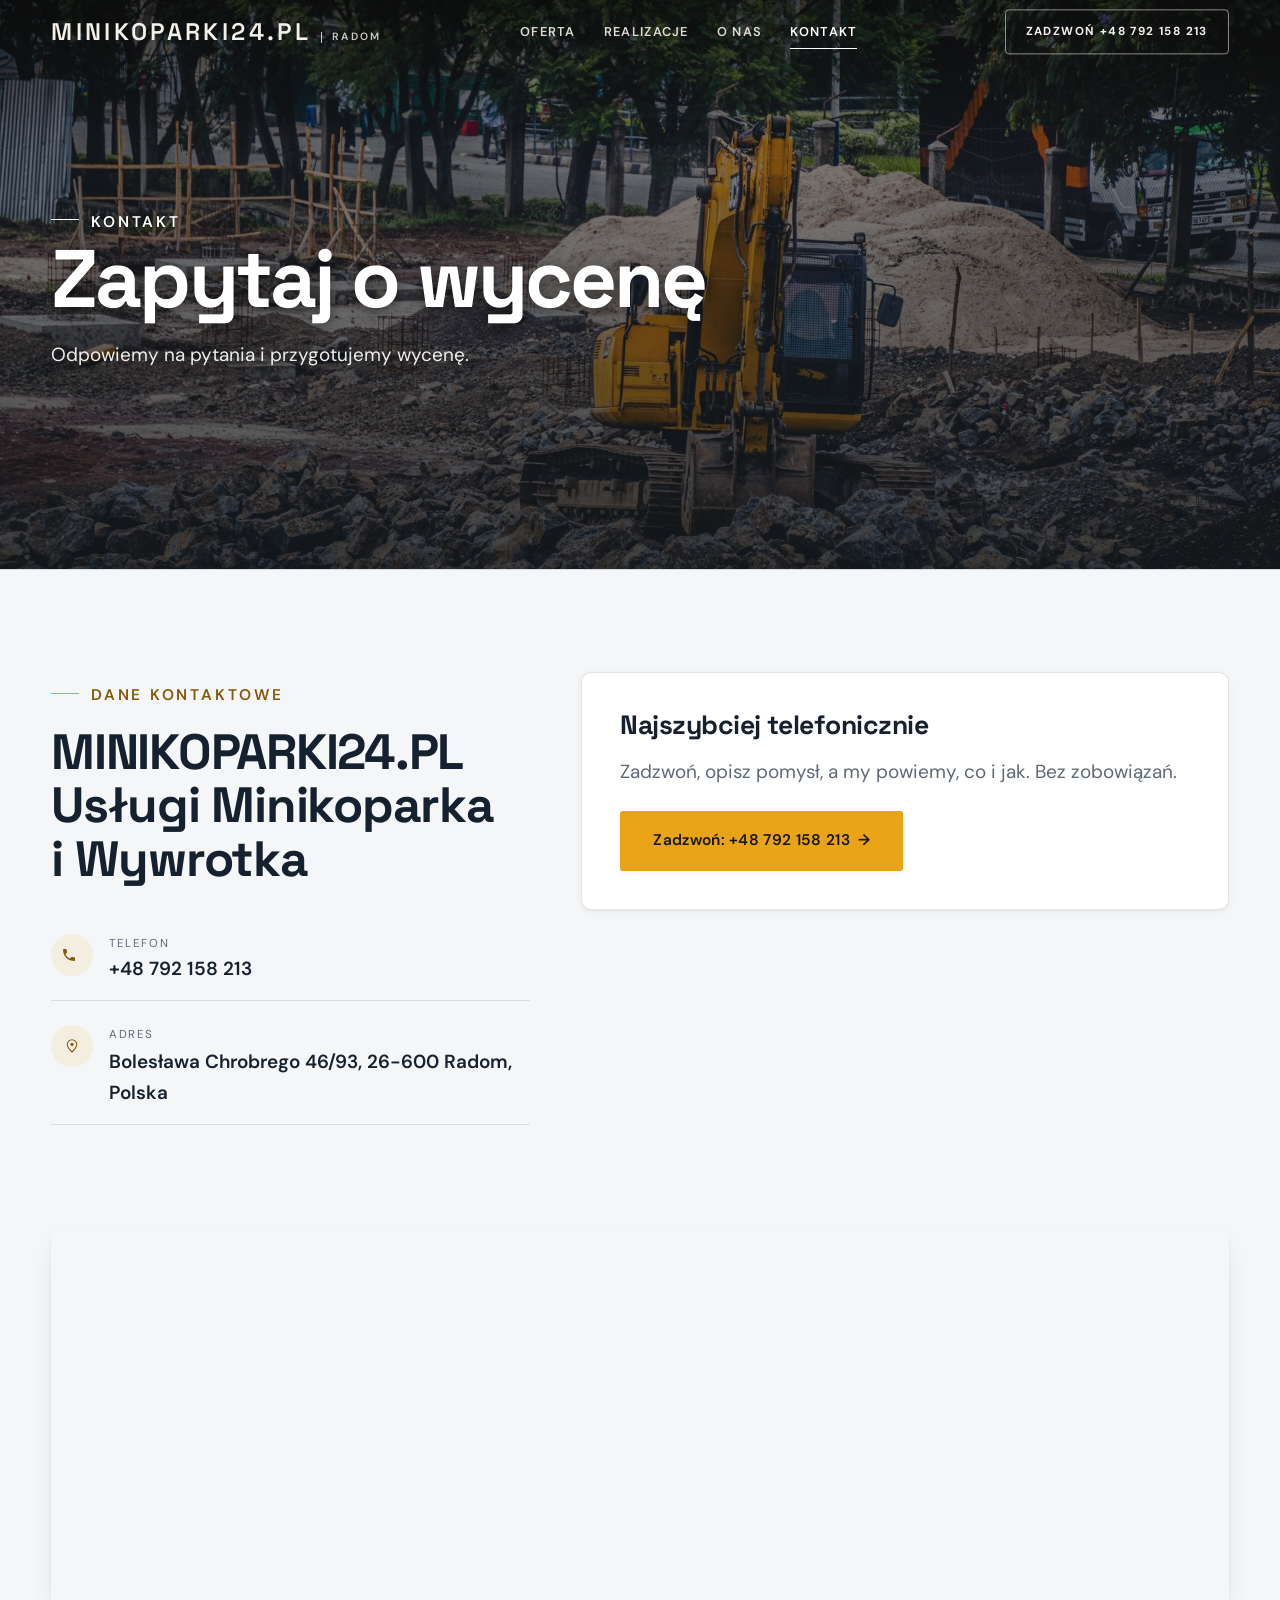
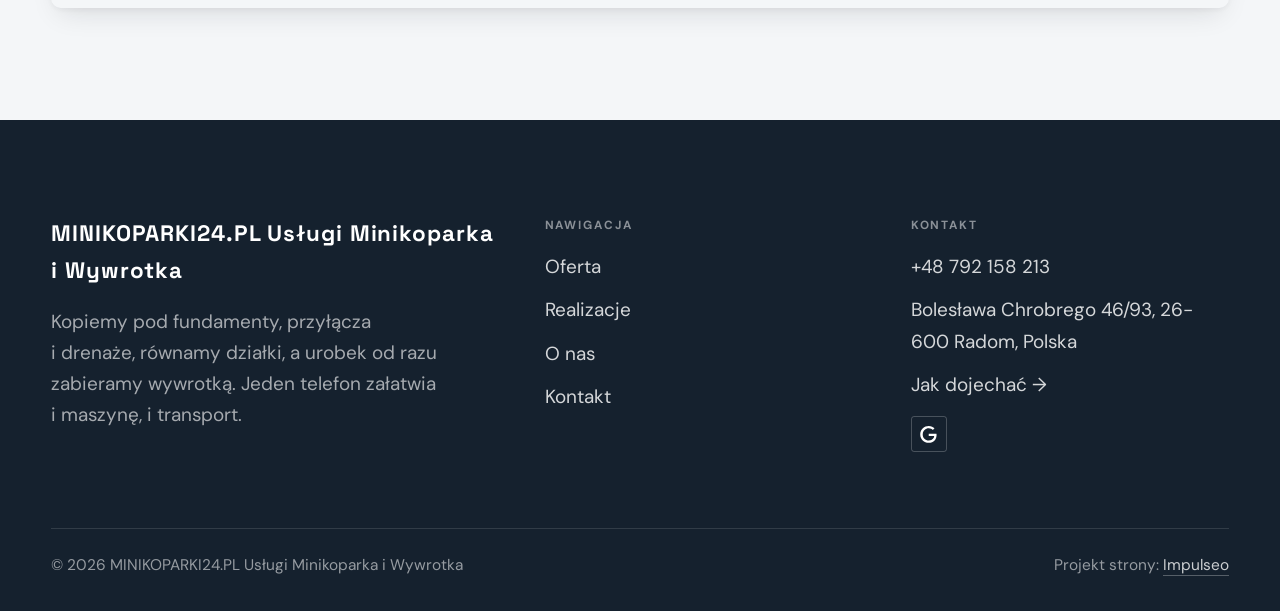
<file: kontakt.html>
<!DOCTYPE html>
<html lang="pl">
<head>
<meta charset="UTF-8">
<meta name="viewport" content="width=device-width, initial-scale=1.0">
<title>Kontakt - MINIKOPARKI24.PL Usługi Minikoparka i Wywrotka</title>
<meta name="description" content="Kontakt MINIKOPARKI24.PL Usługi Minikoparka i Wywrotka - Bolesława Chrobrego 46/93, 26-600 Radom, Polska">
<link rel="canonical" href="https://kris20032.github.io/minikoparki24-pl-uslugi-minikoparka-i-wywrotka/kontakt.html">
<meta name="robots" content="noindex, nofollow">
<meta property="og:type" content="website">
<meta property="og:locale" content="pl_PL">
<meta property="og:site_name" content="MINIKOPARKI24.PL Usługi Minikoparka i Wywrotka">
<meta property="og:title" content="Kontakt - MINIKOPARKI24.PL Usługi Minikoparka i Wywrotka">
<meta property="og:description" content="Kontakt MINIKOPARKI24.PL Usługi Minikoparka i Wywrotka - Bolesława Chrobrego 46/93, 26-600 Radom, Polska">
<meta property="og:url" content="https://kris20032.github.io/minikoparki24-pl-uslugi-minikoparka-i-wywrotka/kontakt.html">
<meta property="og:image" content="https://kris20032.github.io/minikoparki24-pl-uslugi-minikoparka-i-wywrotka/img/og.jpg">
<meta property="og:image:width" content="1200">
<meta property="og:image:height" content="630">
<meta name="twitter:card" content="summary_large_image">
<link rel="preconnect" href="https://fonts.googleapis.com">
<link rel="preconnect" href="https://fonts.gstatic.com" crossorigin>
<link href="https://fonts.googleapis.com/css2?family=Space+Grotesk:wght@500;600;700&family=DM+Sans:opsz,wght@9..40,400;9..40,500;9..40,600&display=swap" rel="stylesheet">
<link rel="stylesheet" href="assets/styles.css?v=aef503f2">
</head>
<body>

<header class="nav">
  <div class="wrap nav-inner">
    <a class="brand" href="index.html"><span class="name">MINIKOPARKI24.PL</span><span class="sub">Radom</span></a>
    <nav class="nav-links">
      <a href="oferta.html">Oferta</a>
      <a href="realizacje.html">Realizacje</a>
      <a href="o-nas.html">O nas</a>
      <a href="kontakt.html" class="active" aria-current="page">Kontakt</a>
      <a href="tel:+48792158213" class="btn btn-accent">Zadzwoń +48 792 158 213</a>
    </nav>
    <button class="nav-toggle" aria-label="Menu"><span></span><span></span><span></span></button>
  </div>
</header>

<main>
<section class="pagehead">
  <img src="img/g3.jpg" alt="MINIKOPARKI24.PL Usługi Minikoparka i Wywrotka - Zapytaj o wycenę" width="1880" height="1253" decoding="async">
  <div class="wrap">
    <span class="eyebrow">Kontakt</span>
    <h1>Zapytaj o wycenę</h1>
    <p>Odpowiemy na pytania i przygotujemy wycenę.</p>
  </div>
</section>
<section>
  <div class="wrap contact-grid">
    <div class="reveal">
      <span class="eyebrow">Dane kontaktowe</span>
      <h2 style="margin:var(--space-4) 0 var(--space-6)">MINIKOPARKI24.PL Usługi Minikoparka i Wywrotka</h2>
      <div class="info-list">
        <div class="info-row"><div class="ic"><svg class="ico-tel" width="16" height="16" viewBox="0 0 24 24" fill="none" aria-hidden="true"><path d="M6.6 10.8a15.5 15.5 0 0 0 6.6 6.6l2.2-2.2a1 1 0 0 1 1-.24 11.4 11.4 0 0 0 3.6.58 1 1 0 0 1 1 1V20a1 1 0 0 1-1 1A17 17 0 0 1 3 4a1 1 0 0 1 1-1h3.5a1 1 0 0 1 1 1c0 1.25.2 2.46.58 3.6a1 1 0 0 1-.25 1l-2.23 2.2Z" fill="currentColor"/></svg></div><div><div class="lbl">Telefon</div><a class="val" href="tel:+48792158213">+48 792 158 213</a></div></div>
        <div class="info-row"><div class="ic"><svg class="ico-pin" width="16" height="16" viewBox="0 0 24 24" fill="none" aria-hidden="true"><path d="M12 21s7-6.1 7-11.5A7 7 0 0 0 5 9.5C5 14.9 12 21 12 21Z" stroke="currentColor" stroke-width="1.6" fill="none"/><circle cx="12" cy="9.5" r="2.4" fill="currentColor"/></svg></div><div><div class="lbl">Adres</div><div class="val">Bolesława Chrobrego 46/93, 26-600 Radom, Polska</div></div></div>
      </div>
    </div>
    <div class="reveal">
      <div class="form">
        <h3 style="margin-bottom:var(--space-4)">Najszybciej telefonicznie</h3>
        <p class="muted" style="margin-bottom:var(--space-5)">Zadzwoń, opisz pomysł, a my powiemy, co i jak. Bez zobowiązań.</p>
        <a href="tel:+48792158213" class="btn btn-accent" style="justify-content:center">Zadzwoń: +48 792 158 213 <span class="arr">→</span></a>
      </div>
    </div>
  </div>
</section>
<section style="padding-top:0">
  <div class="wrap reveal">
    <iframe class="map" title="MINIKOPARKI24.PL Usługi Minikoparka i Wywrotka - Radom" src="https://maps.google.com/maps?q=51.4203009%2C21.1643728&z=15&output=embed" loading="lazy" referrerpolicy="no-referrer-when-downgrade"></iframe>
  </div>
</section>
</main>

<footer>
  <div class="wrap">
    <div class="foot-grid">
      <div class="foot-brand">
        <div class="name">MINIKOPARKI24.PL Usługi Minikoparka i Wywrotka</div>
        <p>Kopiemy pod fundamenty, przyłącza i drenaże, równamy działki, a urobek od razu zabieramy wywrotką. Jeden telefon załatwia i maszynę, i transport.</p>
      </div>
      <div class="foot-col">
        <h4>Nawigacja</h4>
        <a href="oferta.html">Oferta</a>
        <a href="realizacje.html">Realizacje</a>
        <a href="o-nas.html">O nas</a>
        <a href="kontakt.html">Kontakt</a>
      </div>
      <div class="foot-col">
        <h4>Kontakt</h4>
        <a href="tel:+48792158213">+48 792 158 213</a>
        <p>Bolesława Chrobrego 46/93, 26-600 Radom, Polska</p>
        <a href="https://maps.google.com/?cid=5679231343440354677&g_mp=Cidnb29nbGUubWFwcy5wbGFjZXMudjEuUGxhY2VzLlNlYXJjaFRleHQQAhgEIAA" target="_blank" rel="noopener">Jak dojechać →</a>
      <div class="foot-soc">
        <a class="soc" href="https://maps.google.com/?cid=5679231343440354677&g_mp=Cidnb29nbGUubWFwcy5wbGFjZXMudjEuUGxhY2VzLlNlYXJjaFRleHQQAhgEIAA" target="_blank" rel="noopener" aria-label="Google - MINIKOPARKI24.PL Usługi Minikoparka i Wywrotka"><svg viewBox="0 0 24 24" aria-hidden="true" focusable="false"><path d="M12.48 10.92v3.28h7.84c-.24 1.84-.853 3.187-1.787 4.133-1.147 1.147-2.933 2.4-6.053 2.4-4.827 0-8.6-3.893-8.6-8.72s3.773-8.72 8.6-8.72c2.6 0 4.507 1.027 5.907 2.347l2.307-2.307C18.747 1.44 16.133 0 12.48 0 5.867 0 .307 5.387.307 12s5.56 12 12.173 12c3.573 0 6.267-1.173 8.373-3.36 2.16-2.16 2.84-5.213 2.84-7.667 0-.76-.053-1.467-.173-2.053H12.48z" fill="currentColor"/></svg></a>
      </div>
      </div>
    </div>
    <div class="foot-bot">
      <span>© 2026 MINIKOPARKI24.PL Usługi Minikoparka i Wywrotka</span>
      <span>Projekt strony: <a class="foot-credit" href="https://impulseo.pl" target="_blank" rel="noopener">Impulseo</a></span>
    </div>
  </div>
</footer>
<div class="sticky-call"><a class="sc-call" href="tel:+48792158213"><svg class="ico-tel" width="16" height="16" viewBox="0 0 24 24" fill="none" aria-hidden="true"><path d="M6.6 10.8a15.5 15.5 0 0 0 6.6 6.6l2.2-2.2a1 1 0 0 1 1-.24 11.4 11.4 0 0 0 3.6.58 1 1 0 0 1 1 1V20a1 1 0 0 1-1 1A17 17 0 0 1 3 4a1 1 0 0 1 1-1h3.5a1 1 0 0 1 1 1c0 1.25.2 2.46.58 3.6a1 1 0 0 1-.25 1l-2.23 2.2Z" fill="currentColor"/></svg> Zadzwoń</a><a class="sc-quote" href="kontakt.html">Zadzwoń po wycenę</a></div>
<div class="demo-wazne" data-do="2026-11-05" data-cykl="3" hidden><svg class="dw-ico" width="13" height="13" viewBox="0 0 24 24" fill="none" aria-hidden="true"><circle cx="12" cy="12" r="8.6" stroke="currentColor" stroke-width="1.8"/><path d="M12 7.2V12l3.3 2" stroke="currentColor" stroke-width="1.8" stroke-linecap="round"/></svg><span class="dw-txt"></span></div>

<script src="assets/main.js"></script>
</body>
</html>
</file>
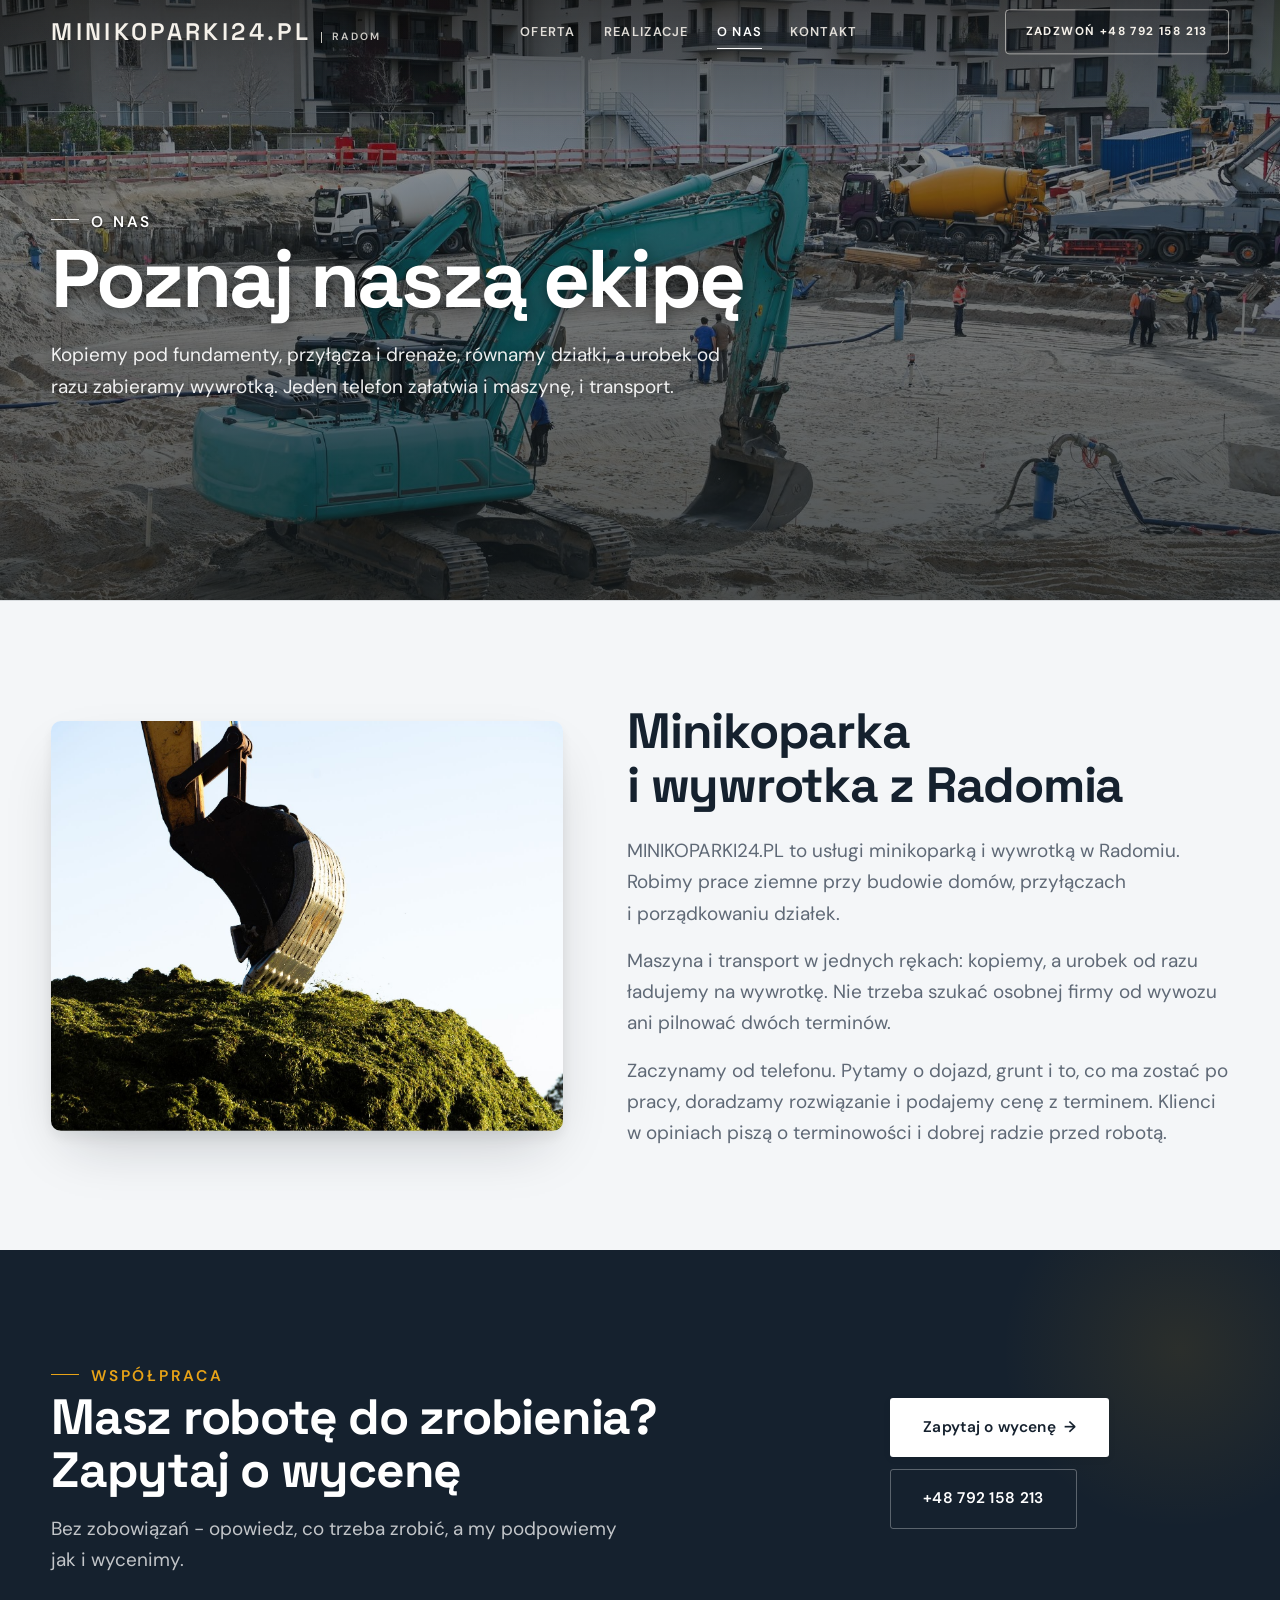
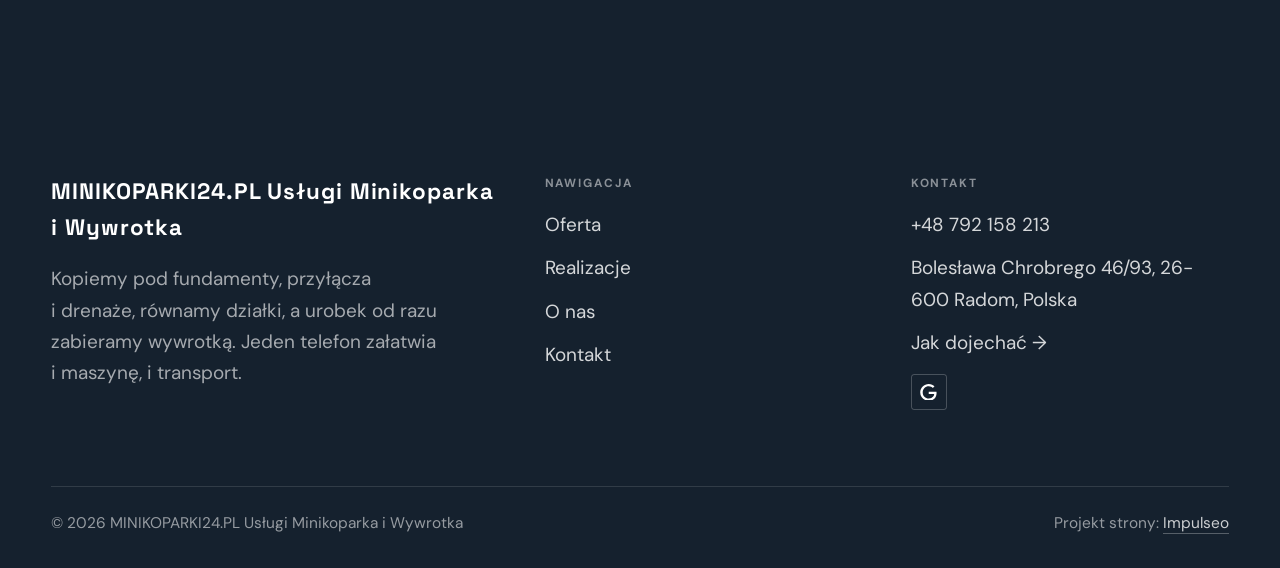
<file: o-nas.html>
<!DOCTYPE html>
<html lang="pl">
<head>
<meta charset="UTF-8">
<meta name="viewport" content="width=device-width, initial-scale=1.0">
<title>O nas - MINIKOPARKI24.PL Usługi Minikoparka i Wywrotka</title>
<meta name="description" content="MINIKOPARKI24.PL Radom: usługi minikoparką i wywrotką. Wykopy pod fundamenty i instalacje, drenaże, niwelacja terenu, wywóz ziemi i dowóz kruszywa. Ocena 4,9 w Google. Tel. 792 158 213.">
<link rel="canonical" href="https://kris20032.github.io/minikoparki24-pl-uslugi-minikoparka-i-wywrotka/o-nas.html">
<meta name="robots" content="noindex, nofollow">
<meta property="og:type" content="website">
<meta property="og:locale" content="pl_PL">
<meta property="og:site_name" content="MINIKOPARKI24.PL Usługi Minikoparka i Wywrotka">
<meta property="og:title" content="O nas - MINIKOPARKI24.PL Usługi Minikoparka i Wywrotka">
<meta property="og:description" content="MINIKOPARKI24.PL Radom: usługi minikoparką i wywrotką. Wykopy pod fundamenty i instalacje, drenaże, niwelacja terenu, wywóz ziemi i dowóz kruszywa. Ocena 4,9 w Google. Tel. 792 158 213.">
<meta property="og:url" content="https://kris20032.github.io/minikoparki24-pl-uslugi-minikoparka-i-wywrotka/o-nas.html">
<meta property="og:image" content="https://kris20032.github.io/minikoparki24-pl-uslugi-minikoparka-i-wywrotka/img/og.jpg">
<meta property="og:image:width" content="1200">
<meta property="og:image:height" content="630">
<meta name="twitter:card" content="summary_large_image">
<link rel="preconnect" href="https://fonts.googleapis.com">
<link rel="preconnect" href="https://fonts.gstatic.com" crossorigin>
<link href="https://fonts.googleapis.com/css2?family=Space+Grotesk:wght@500;600;700&family=DM+Sans:opsz,wght@9..40,400;9..40,500;9..40,600&display=swap" rel="stylesheet">
<link rel="stylesheet" href="assets/styles.css?v=aef503f2">
</head>
<body>

<header class="nav">
  <div class="wrap nav-inner">
    <a class="brand" href="index.html"><span class="name">MINIKOPARKI24.PL</span><span class="sub">Radom</span></a>
    <nav class="nav-links">
      <a href="oferta.html">Oferta</a>
      <a href="realizacje.html">Realizacje</a>
      <a href="o-nas.html" class="active" aria-current="page">O nas</a>
      <a href="kontakt.html">Kontakt</a>
      <a href="tel:+48792158213" class="btn btn-accent">Zadzwoń +48 792 158 213</a>
    </nav>
    <button class="nav-toggle" aria-label="Menu"><span></span><span></span><span></span></button>
  </div>
</header>

<main>
<section class="pagehead">
  <img src="img/g7.jpg" alt="MINIKOPARKI24.PL Usługi Minikoparka i Wywrotka - Poznaj naszą ekipę" width="1880" height="1251" decoding="async">
  <div class="wrap">
    <span class="eyebrow">O nas</span>
    <h1>Poznaj naszą ekipę</h1>
    <p>Kopiemy pod fundamenty, przyłącza i drenaże, równamy działki, a urobek od razu zabieramy wywrotką. Jeden telefon załatwia i maszynę, i transport.</p>
  </div>
</section>
<section>
  <div class="wrap split">
    <div class="split-art reveal"><img src="img/g1.jpg" alt="MINIKOPARKI24.PL Usługi Minikoparka i Wywrotka" loading="lazy" width="1880" height="1253" decoding="async"></div>
    <div class="split-copy reveal">
      <h2>Minikoparka i wywrotka z Radomia</h2>
      <p class="muted">MINIKOPARKI24.PL to usługi minikoparką i wywrotką w Radomiu. Robimy prace ziemne przy budowie domów, przyłączach i porządkowaniu działek.</p>
      <p class="muted">Maszyna i transport w jednych rękach: kopiemy, a urobek od razu ładujemy na wywrotkę. Nie trzeba szukać osobnej firmy od wywozu ani pilnować dwóch terminów.</p>
      <p class="muted">Zaczynamy od telefonu. Pytamy o dojazd, grunt i to, co ma zostać po pracy, doradzamy rozwiązanie i podajemy cenę z terminem. Klienci w opiniach piszą o terminowości i dobrej radzie przed robotą.</p>
    </div>
  </div>
</section>


<section class="cta">
  <div class="wrap">
    <div class="reveal">
      <span class="eyebrow">Współpraca</span>
      <h2>Masz robotę do zrobienia? Zapytaj o wycenę</h2>
      <p>Bez zobowiązań - opowiedz, co trzeba zrobić, a my podpowiemy jak i wycenimy.</p>
    </div>
    <div class="cta-actions reveal">
      <a href="kontakt.html" class="btn btn-light">Zapytaj o wycenę <span class="arr">→</span></a>
      <a href="tel:+48792158213" class="btn btn-ghost btn-ghost-cta">+48 792 158 213</a>
    </div>
  </div>
</section>
</main>

<footer>
  <div class="wrap">
    <div class="foot-grid">
      <div class="foot-brand">
        <div class="name">MINIKOPARKI24.PL Usługi Minikoparka i Wywrotka</div>
        <p>Kopiemy pod fundamenty, przyłącza i drenaże, równamy działki, a urobek od razu zabieramy wywrotką. Jeden telefon załatwia i maszynę, i transport.</p>
      </div>
      <div class="foot-col">
        <h4>Nawigacja</h4>
        <a href="oferta.html">Oferta</a>
        <a href="realizacje.html">Realizacje</a>
        <a href="o-nas.html">O nas</a>
        <a href="kontakt.html">Kontakt</a>
      </div>
      <div class="foot-col">
        <h4>Kontakt</h4>
        <a href="tel:+48792158213">+48 792 158 213</a>
        <p>Bolesława Chrobrego 46/93, 26-600 Radom, Polska</p>
        <a href="https://maps.google.com/?cid=5679231343440354677&g_mp=Cidnb29nbGUubWFwcy5wbGFjZXMudjEuUGxhY2VzLlNlYXJjaFRleHQQAhgEIAA" target="_blank" rel="noopener">Jak dojechać →</a>
      <div class="foot-soc">
        <a class="soc" href="https://maps.google.com/?cid=5679231343440354677&g_mp=Cidnb29nbGUubWFwcy5wbGFjZXMudjEuUGxhY2VzLlNlYXJjaFRleHQQAhgEIAA" target="_blank" rel="noopener" aria-label="Google - MINIKOPARKI24.PL Usługi Minikoparka i Wywrotka"><svg viewBox="0 0 24 24" aria-hidden="true" focusable="false"><path d="M12.48 10.92v3.28h7.84c-.24 1.84-.853 3.187-1.787 4.133-1.147 1.147-2.933 2.4-6.053 2.4-4.827 0-8.6-3.893-8.6-8.72s3.773-8.72 8.6-8.72c2.6 0 4.507 1.027 5.907 2.347l2.307-2.307C18.747 1.44 16.133 0 12.48 0 5.867 0 .307 5.387.307 12s5.56 12 12.173 12c3.573 0 6.267-1.173 8.373-3.36 2.16-2.16 2.84-5.213 2.84-7.667 0-.76-.053-1.467-.173-2.053H12.48z" fill="currentColor"/></svg></a>
      </div>
      </div>
    </div>
    <div class="foot-bot">
      <span>© 2026 MINIKOPARKI24.PL Usługi Minikoparka i Wywrotka</span>
      <span>Projekt strony: <a class="foot-credit" href="https://impulseo.pl" target="_blank" rel="noopener">Impulseo</a></span>
    </div>
  </div>
</footer>
<div class="sticky-call"><a class="sc-call" href="tel:+48792158213"><svg class="ico-tel" width="16" height="16" viewBox="0 0 24 24" fill="none" aria-hidden="true"><path d="M6.6 10.8a15.5 15.5 0 0 0 6.6 6.6l2.2-2.2a1 1 0 0 1 1-.24 11.4 11.4 0 0 0 3.6.58 1 1 0 0 1 1 1V20a1 1 0 0 1-1 1A17 17 0 0 1 3 4a1 1 0 0 1 1-1h3.5a1 1 0 0 1 1 1c0 1.25.2 2.46.58 3.6a1 1 0 0 1-.25 1l-2.23 2.2Z" fill="currentColor"/></svg> Zadzwoń</a><a class="sc-quote" href="kontakt.html">Zadzwoń po wycenę</a></div>
<div class="demo-wazne" data-do="2026-11-05" data-cykl="3" hidden><svg class="dw-ico" width="13" height="13" viewBox="0 0 24 24" fill="none" aria-hidden="true"><circle cx="12" cy="12" r="8.6" stroke="currentColor" stroke-width="1.8"/><path d="M12 7.2V12l3.3 2" stroke="currentColor" stroke-width="1.8" stroke-linecap="round"/></svg><span class="dw-txt"></span></div>

<script src="assets/main.js"></script>
</body>
</html>
</file>
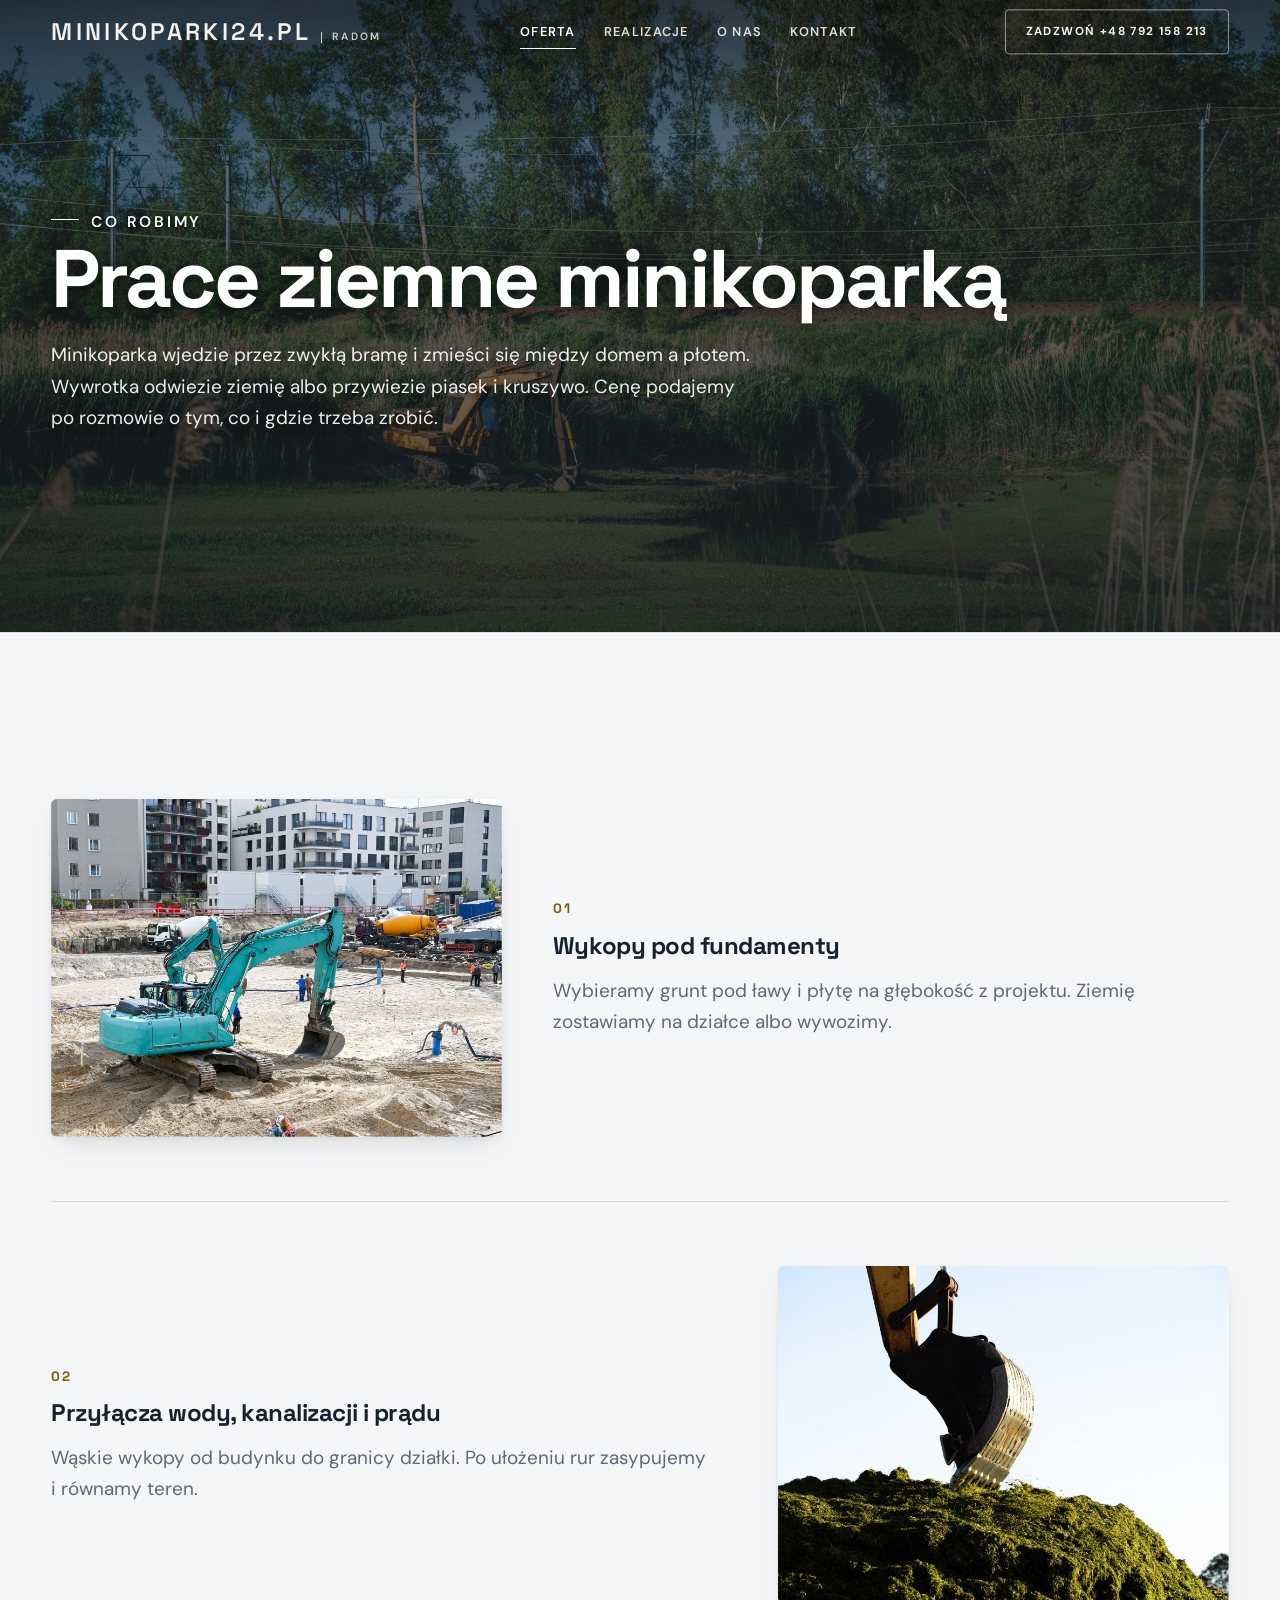
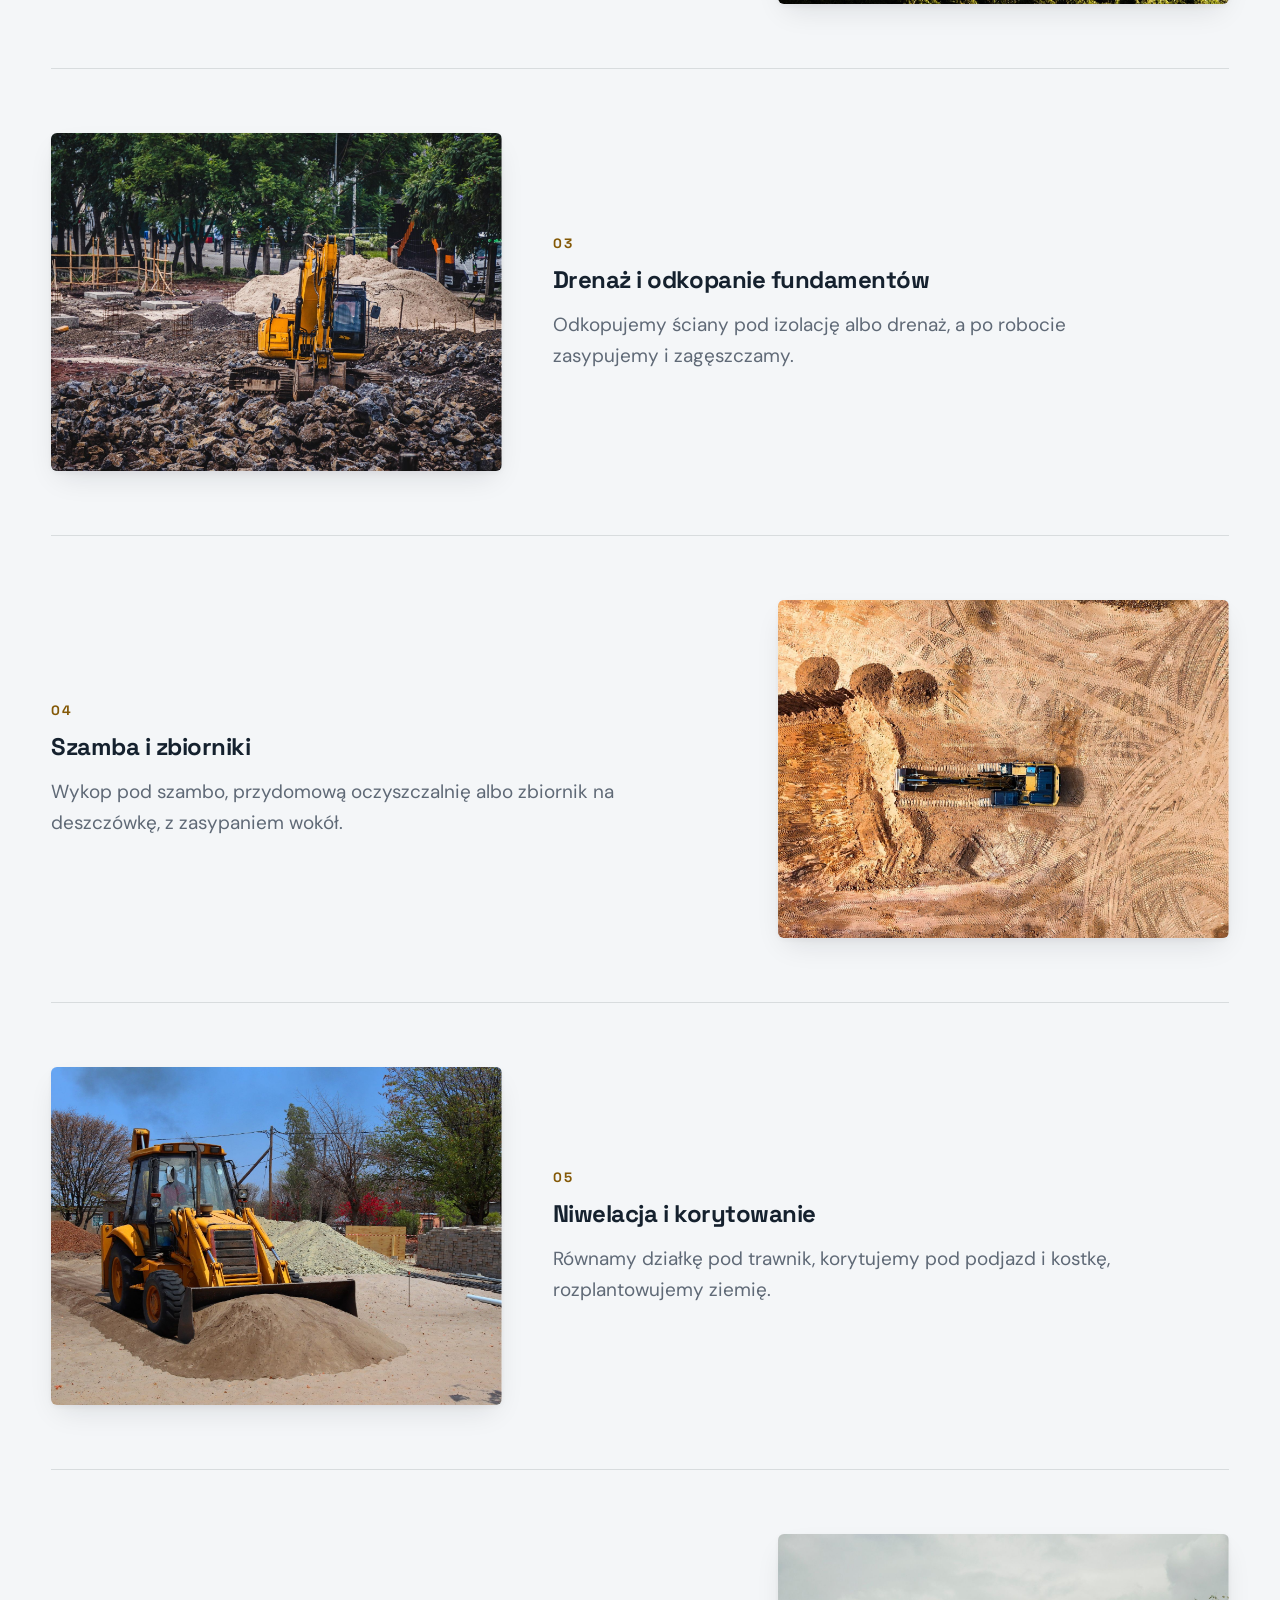
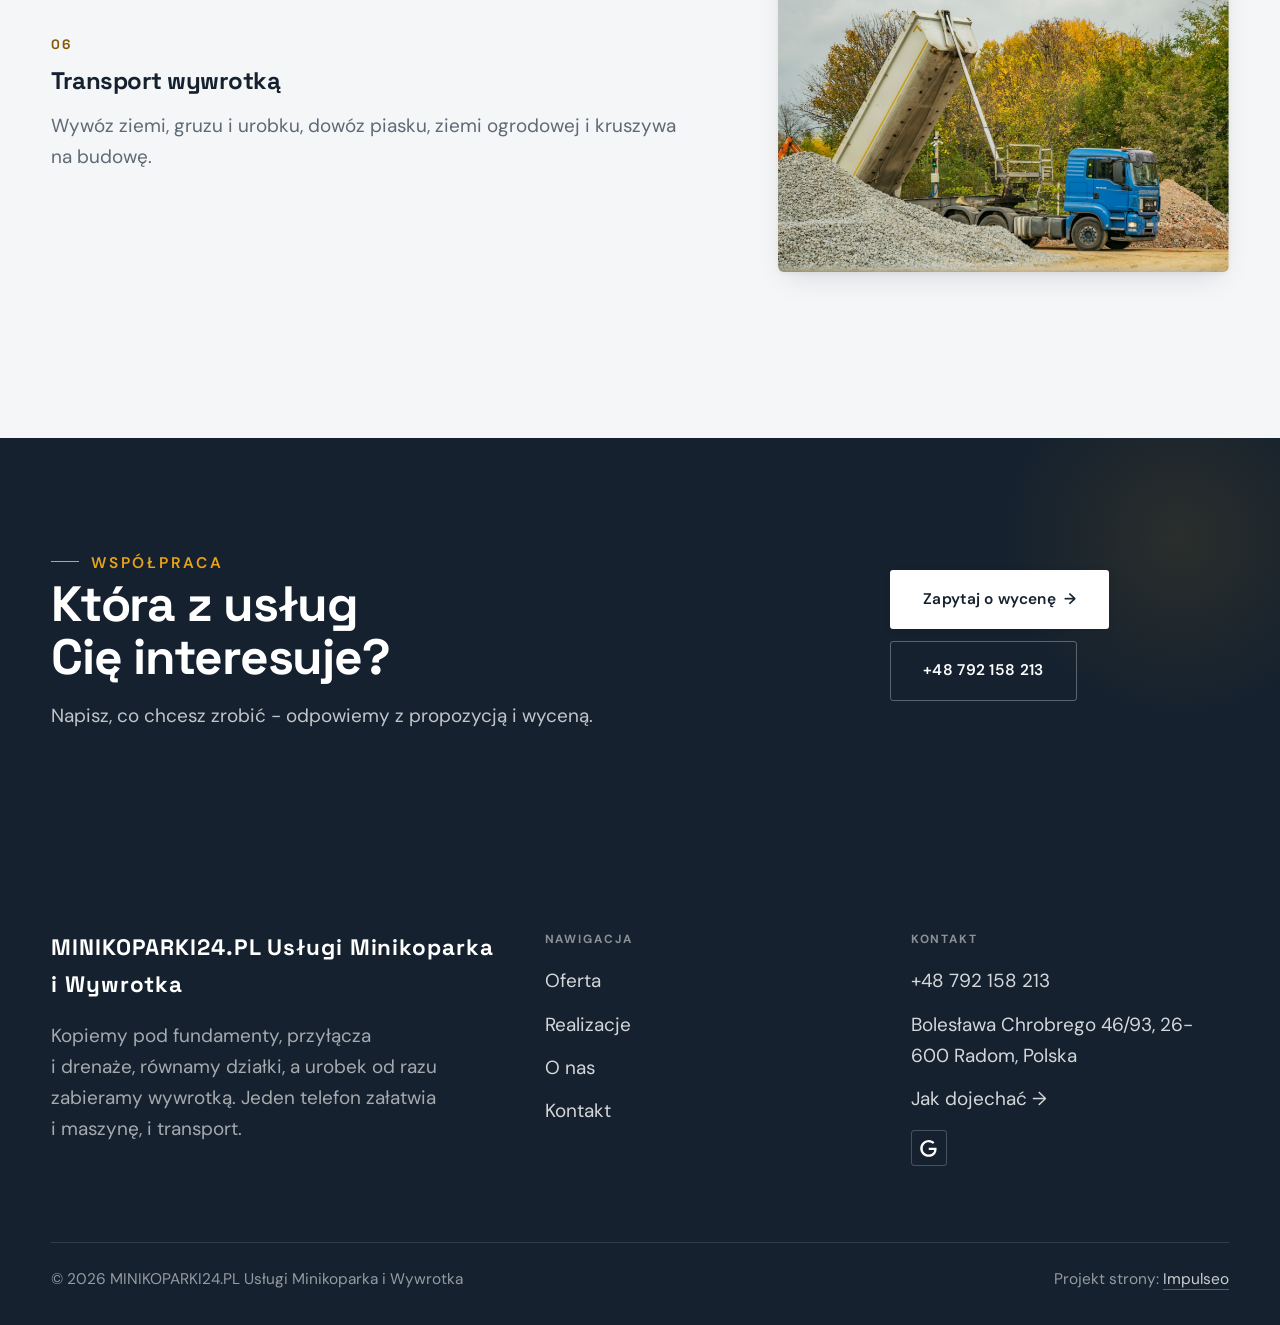
<file: oferta.html>
<!DOCTYPE html>
<html lang="pl">
<head>
<meta charset="UTF-8">
<meta name="viewport" content="width=device-width, initial-scale=1.0">
<title>Oferta - MINIKOPARKI24.PL Usługi Minikoparka i Wywrotka</title>
<meta name="description" content="MINIKOPARKI24.PL Radom: usługi minikoparką i wywrotką. Wykopy pod fundamenty i instalacje, drenaże, niwelacja terenu, wywóz ziemi i dowóz kruszywa. Ocena 4,9 w Google. Tel. 792 158 213.">
<link rel="canonical" href="https://kris20032.github.io/minikoparki24-pl-uslugi-minikoparka-i-wywrotka/oferta.html">
<meta name="robots" content="noindex, nofollow">
<meta property="og:type" content="website">
<meta property="og:locale" content="pl_PL">
<meta property="og:site_name" content="MINIKOPARKI24.PL Usługi Minikoparka i Wywrotka">
<meta property="og:title" content="Oferta - MINIKOPARKI24.PL Usługi Minikoparka i Wywrotka">
<meta property="og:description" content="MINIKOPARKI24.PL Radom: usługi minikoparką i wywrotką. Wykopy pod fundamenty i instalacje, drenaże, niwelacja terenu, wywóz ziemi i dowóz kruszywa. Ocena 4,9 w Google. Tel. 792 158 213.">
<meta property="og:url" content="https://kris20032.github.io/minikoparki24-pl-uslugi-minikoparka-i-wywrotka/oferta.html">
<meta property="og:image" content="https://kris20032.github.io/minikoparki24-pl-uslugi-minikoparka-i-wywrotka/img/og.jpg">
<meta property="og:image:width" content="1200">
<meta property="og:image:height" content="630">
<meta name="twitter:card" content="summary_large_image">
<link rel="preconnect" href="https://fonts.googleapis.com">
<link rel="preconnect" href="https://fonts.gstatic.com" crossorigin>
<link href="https://fonts.googleapis.com/css2?family=Space+Grotesk:wght@500;600;700&family=DM+Sans:opsz,wght@9..40,400;9..40,500;9..40,600&display=swap" rel="stylesheet">
<link rel="stylesheet" href="assets/styles.css?v=aef503f2">
</head>
<body>

<header class="nav">
  <div class="wrap nav-inner">
    <a class="brand" href="index.html"><span class="name">MINIKOPARKI24.PL</span><span class="sub">Radom</span></a>
    <nav class="nav-links">
      <a href="oferta.html" class="active" aria-current="page">Oferta</a>
      <a href="realizacje.html">Realizacje</a>
      <a href="o-nas.html">O nas</a>
      <a href="kontakt.html">Kontakt</a>
      <a href="tel:+48792158213" class="btn btn-accent">Zadzwoń +48 792 158 213</a>
    </nav>
    <button class="nav-toggle" aria-label="Menu"><span></span><span></span><span></span></button>
  </div>
</header>

<main>
<section class="pagehead">
  <img src="img/g5.jpg" alt="MINIKOPARKI24.PL Usługi Minikoparka i Wywrotka - Prace ziemne minikoparką" width="1880" height="1253" decoding="async">
  <div class="wrap">
    <span class="eyebrow">Co robimy</span>
    <h1>Prace ziemne minikoparką</h1>
    <p>Minikoparka wjedzie przez zwykłą bramę i zmieści się między domem a płotem. Wywrotka odwiezie ziemię albo przywiezie piasek i kruszywo. Cenę podajemy po rozmowie o tym, co i gdzie trzeba zrobić.</p>
  </div>
</section>
<section>
  <div class="wrap">
    <div class="svc-row reveal">
      <div class="svc-row-art"><img src="img/g7.jpg" alt="Wykopy pod fundamenty" loading="lazy" width="1880" height="1251" decoding="async"></div>
      <div>
        <span class="num">01</span>
        <h3>Wykopy pod fundamenty</h3>
        <p class="muted">Wybieramy grunt pod ławy i płytę na głębokość z projektu. Ziemię zostawiamy na działce albo wywozimy.</p>
      </div>
    </div>
    <div class="svc-row rev reveal">
      <div class="svc-row-art"><img src="img/g1.jpg" alt="Przyłącza wody, kanalizacji i prądu" loading="lazy" width="1880" height="1253" decoding="async"></div>
      <div>
        <span class="num">02</span>
        <h3>Przyłącza wody, kanalizacji i prądu</h3>
        <p class="muted">Wąskie wykopy od budynku do granicy działki. Po ułożeniu rur zasypujemy i równamy teren.</p>
      </div>
    </div>
    <div class="svc-row reveal">
      <div class="svc-row-art"><img src="img/g3.jpg" alt="Drenaż i odkopanie fundamentów" loading="lazy" width="1880" height="1253" decoding="async"></div>
      <div>
        <span class="num">03</span>
        <h3>Drenaż i odkopanie fundamentów</h3>
        <p class="muted">Odkopujemy ściany pod izolację albo drenaż, a po robocie zasypujemy i zagęszczamy.</p>
      </div>
    </div>
    <div class="svc-row rev reveal">
      <div class="svc-row-art"><img src="img/g4.jpg" alt="Szamba i zbiorniki" loading="lazy" width="1732" height="1300" decoding="async"></div>
      <div>
        <span class="num">04</span>
        <h3>Szamba i zbiorniki</h3>
        <p class="muted">Wykop pod szambo, przydomową oczyszczalnię albo zbiornik na deszczówkę, z zasypaniem wokół.</p>
      </div>
    </div>
    <div class="svc-row reveal">
      <div class="svc-row-art"><img src="img/g6.jpg" alt="Niwelacja i korytowanie" loading="lazy" width="1880" height="1253" decoding="async"></div>
      <div>
        <span class="num">05</span>
        <h3>Niwelacja i korytowanie</h3>
        <p class="muted">Równamy działkę pod trawnik, korytujemy pod podjazd i kostkę, rozplantowujemy ziemię.</p>
      </div>
    </div>
    <div class="svc-row rev reveal">
      <div class="svc-row-art"><img src="img/g8.jpg" alt="Transport wywrotką" loading="lazy" width="1880" height="1253" decoding="async"></div>
      <div>
        <span class="num">06</span>
        <h3>Transport wywrotką</h3>
        <p class="muted">Wywóz ziemi, gruzu i urobku, dowóz piasku, ziemi ogrodowej i kruszywa na budowę.</p>
      </div>
    </div>
  </div>
</section>

<section class="cta">
  <div class="wrap">
    <div class="reveal">
      <span class="eyebrow">Współpraca</span>
      <h2>Która z usług Cię interesuje?</h2>
      <p>Napisz, co chcesz zrobić - odpowiemy z propozycją i wyceną.</p>
    </div>
    <div class="cta-actions reveal">
      <a href="kontakt.html" class="btn btn-light">Zapytaj o wycenę <span class="arr">→</span></a>
      <a href="tel:+48792158213" class="btn btn-ghost btn-ghost-cta">+48 792 158 213</a>
    </div>
  </div>
</section>
</main>

<footer>
  <div class="wrap">
    <div class="foot-grid">
      <div class="foot-brand">
        <div class="name">MINIKOPARKI24.PL Usługi Minikoparka i Wywrotka</div>
        <p>Kopiemy pod fundamenty, przyłącza i drenaże, równamy działki, a urobek od razu zabieramy wywrotką. Jeden telefon załatwia i maszynę, i transport.</p>
      </div>
      <div class="foot-col">
        <h4>Nawigacja</h4>
        <a href="oferta.html">Oferta</a>
        <a href="realizacje.html">Realizacje</a>
        <a href="o-nas.html">O nas</a>
        <a href="kontakt.html">Kontakt</a>
      </div>
      <div class="foot-col">
        <h4>Kontakt</h4>
        <a href="tel:+48792158213">+48 792 158 213</a>
        <p>Bolesława Chrobrego 46/93, 26-600 Radom, Polska</p>
        <a href="https://maps.google.com/?cid=5679231343440354677&g_mp=Cidnb29nbGUubWFwcy5wbGFjZXMudjEuUGxhY2VzLlNlYXJjaFRleHQQAhgEIAA" target="_blank" rel="noopener">Jak dojechać →</a>
      <div class="foot-soc">
        <a class="soc" href="https://maps.google.com/?cid=5679231343440354677&g_mp=Cidnb29nbGUubWFwcy5wbGFjZXMudjEuUGxhY2VzLlNlYXJjaFRleHQQAhgEIAA" target="_blank" rel="noopener" aria-label="Google - MINIKOPARKI24.PL Usługi Minikoparka i Wywrotka"><svg viewBox="0 0 24 24" aria-hidden="true" focusable="false"><path d="M12.48 10.92v3.28h7.84c-.24 1.84-.853 3.187-1.787 4.133-1.147 1.147-2.933 2.4-6.053 2.4-4.827 0-8.6-3.893-8.6-8.72s3.773-8.72 8.6-8.72c2.6 0 4.507 1.027 5.907 2.347l2.307-2.307C18.747 1.44 16.133 0 12.48 0 5.867 0 .307 5.387.307 12s5.56 12 12.173 12c3.573 0 6.267-1.173 8.373-3.36 2.16-2.16 2.84-5.213 2.84-7.667 0-.76-.053-1.467-.173-2.053H12.48z" fill="currentColor"/></svg></a>
      </div>
      </div>
    </div>
    <div class="foot-bot">
      <span>© 2026 MINIKOPARKI24.PL Usługi Minikoparka i Wywrotka</span>
      <span>Projekt strony: <a class="foot-credit" href="https://impulseo.pl" target="_blank" rel="noopener">Impulseo</a></span>
    </div>
  </div>
</footer>
<div class="sticky-call"><a class="sc-call" href="tel:+48792158213"><svg class="ico-tel" width="16" height="16" viewBox="0 0 24 24" fill="none" aria-hidden="true"><path d="M6.6 10.8a15.5 15.5 0 0 0 6.6 6.6l2.2-2.2a1 1 0 0 1 1-.24 11.4 11.4 0 0 0 3.6.58 1 1 0 0 1 1 1V20a1 1 0 0 1-1 1A17 17 0 0 1 3 4a1 1 0 0 1 1-1h3.5a1 1 0 0 1 1 1c0 1.25.2 2.46.58 3.6a1 1 0 0 1-.25 1l-2.23 2.2Z" fill="currentColor"/></svg> Zadzwoń</a><a class="sc-quote" href="kontakt.html">Zadzwoń po wycenę</a></div>
<div class="demo-wazne" data-do="2026-11-05" data-cykl="3" hidden><svg class="dw-ico" width="13" height="13" viewBox="0 0 24 24" fill="none" aria-hidden="true"><circle cx="12" cy="12" r="8.6" stroke="currentColor" stroke-width="1.8"/><path d="M12 7.2V12l3.3 2" stroke="currentColor" stroke-width="1.8" stroke-linecap="round"/></svg><span class="dw-txt"></span></div>

<script src="assets/main.js"></script>
</body>
</html>
</file>
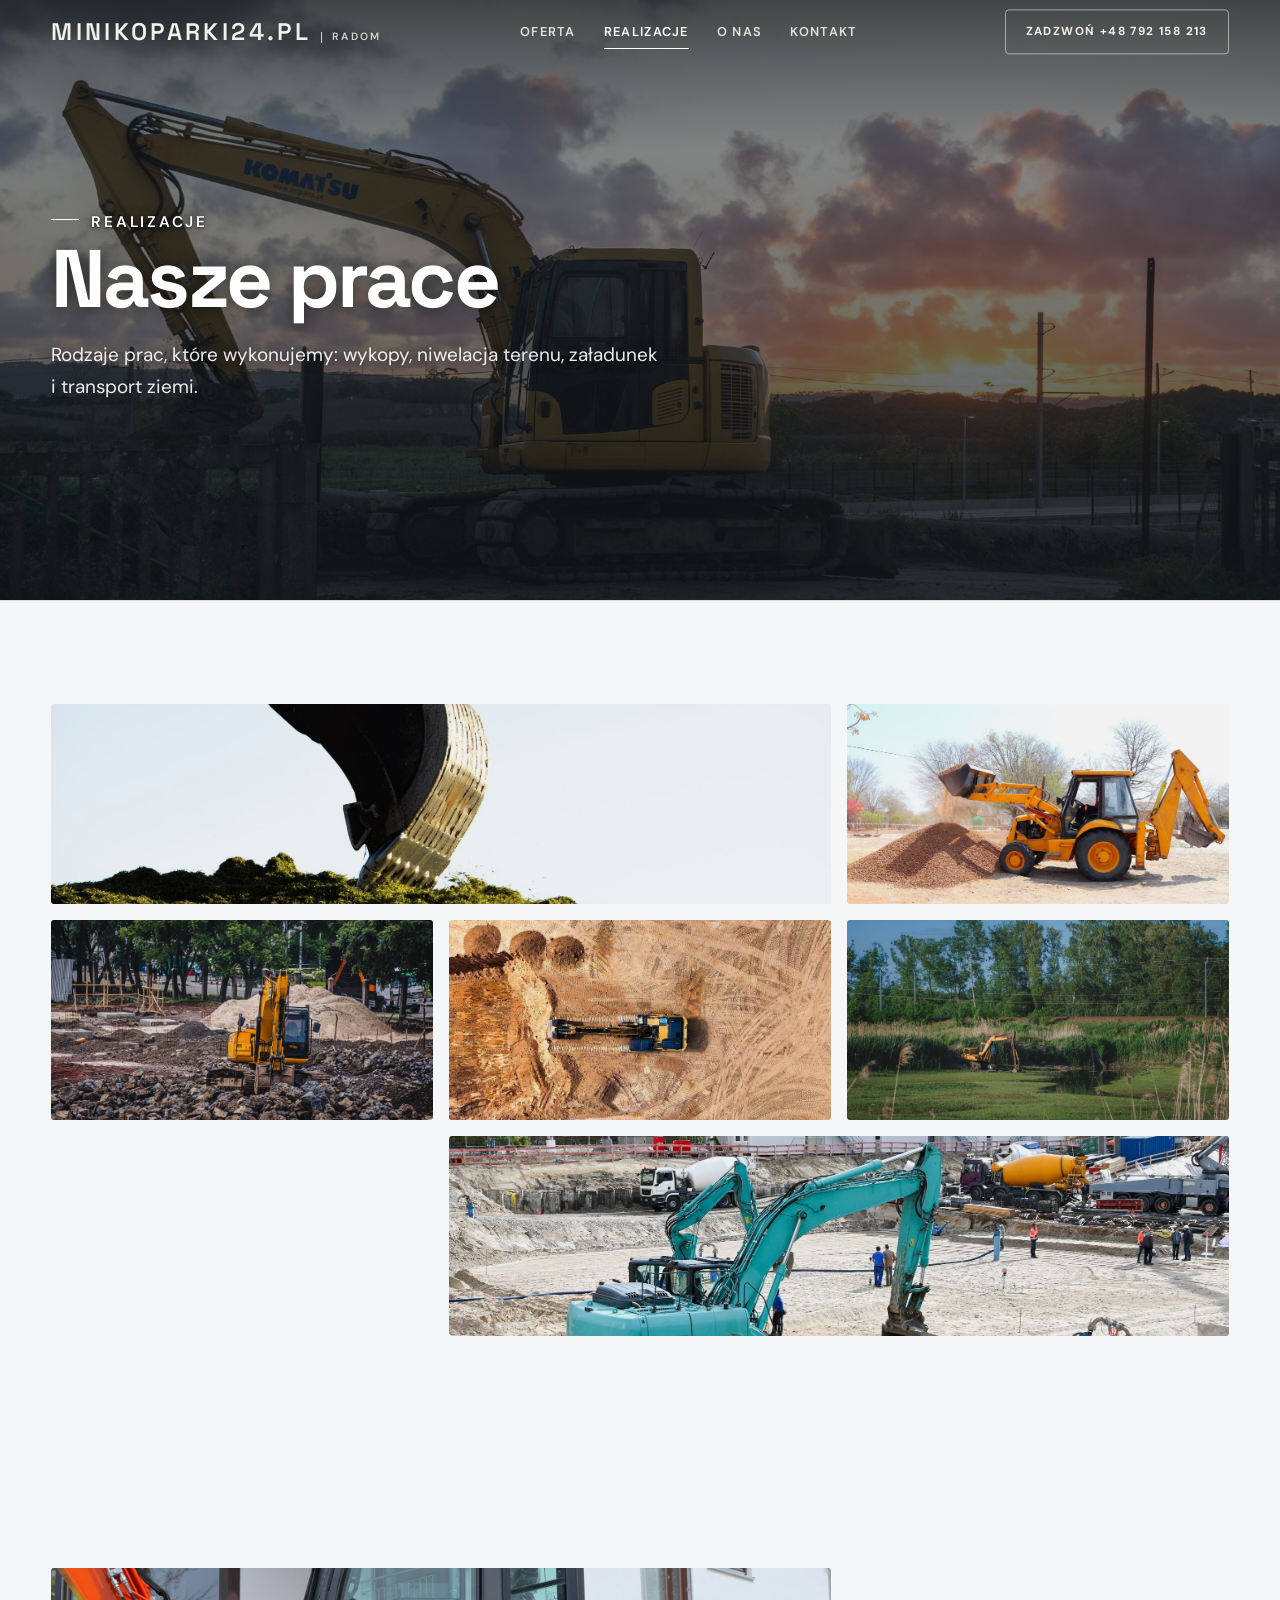
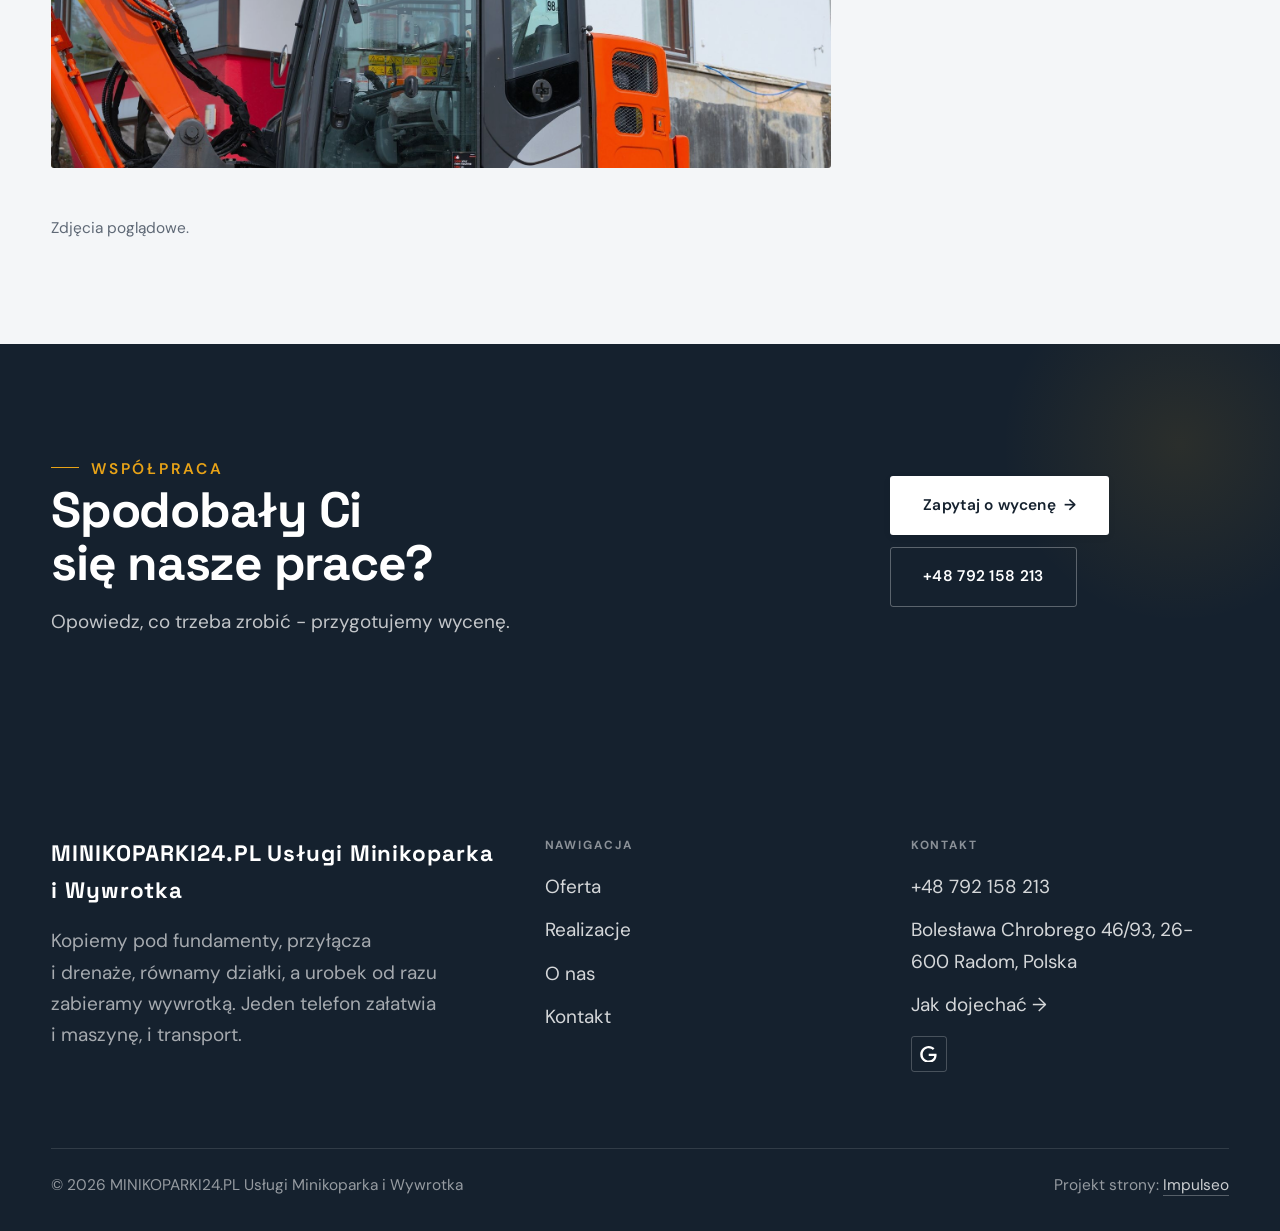
<file: realizacje.html>
<!DOCTYPE html>
<html lang="pl">
<head>
<meta charset="UTF-8">
<meta name="viewport" content="width=device-width, initial-scale=1.0">
<title>Realizacje - MINIKOPARKI24.PL Usługi Minikoparka i Wywrotka</title>
<meta name="description" content="Realizacje MINIKOPARKI24.PL Usługi Minikoparka i Wywrotka: Łyżka koparki przy wykopie, Załadunek kruszywa, Prace na placu budowy, Wykop widziany z góry, Praca przy zbiorniku wodnym">
<link rel="canonical" href="https://kris20032.github.io/minikoparki24-pl-uslugi-minikoparka-i-wywrotka/realizacje.html">
<meta name="robots" content="noindex, nofollow">
<meta property="og:type" content="website">
<meta property="og:locale" content="pl_PL">
<meta property="og:site_name" content="MINIKOPARKI24.PL Usługi Minikoparka i Wywrotka">
<meta property="og:title" content="Realizacje - MINIKOPARKI24.PL Usługi Minikoparka i Wywrotka">
<meta property="og:description" content="Realizacje MINIKOPARKI24.PL Usługi Minikoparka i Wywrotka: Łyżka koparki przy wykopie, Załadunek kruszywa, Prace na placu budowy, Wykop widziany z góry, Praca przy zbiorniku wodnym">
<meta property="og:url" content="https://kris20032.github.io/minikoparki24-pl-uslugi-minikoparka-i-wywrotka/realizacje.html">
<meta property="og:image" content="https://kris20032.github.io/minikoparki24-pl-uslugi-minikoparka-i-wywrotka/img/og.jpg">
<meta property="og:image:width" content="1200">
<meta property="og:image:height" content="630">
<meta name="twitter:card" content="summary_large_image">
<link rel="preconnect" href="https://fonts.googleapis.com">
<link rel="preconnect" href="https://fonts.gstatic.com" crossorigin>
<link href="https://fonts.googleapis.com/css2?family=Space+Grotesk:wght@500;600;700&family=DM+Sans:opsz,wght@9..40,400;9..40,500;9..40,600&display=swap" rel="stylesheet">
<link rel="stylesheet" href="assets/styles.css?v=aef503f2">
</head>
<body>

<header class="nav">
  <div class="wrap nav-inner">
    <a class="brand" href="index.html"><span class="name">MINIKOPARKI24.PL</span><span class="sub">Radom</span></a>
    <nav class="nav-links">
      <a href="oferta.html">Oferta</a>
      <a href="realizacje.html" class="active" aria-current="page">Realizacje</a>
      <a href="o-nas.html">O nas</a>
      <a href="kontakt.html">Kontakt</a>
      <a href="tel:+48792158213" class="btn btn-accent">Zadzwoń +48 792 158 213</a>
    </nav>
    <button class="nav-toggle" aria-label="Menu"><span></span><span></span><span></span></button>
  </div>
</header>

<main>
<section class="pagehead">
  <img src="img/g9.jpg" alt="MINIKOPARKI24.PL Usługi Minikoparka i Wywrotka - Nasze prace" width="1880" height="1253" decoding="async">
  <div class="wrap">
    <span class="eyebrow">Realizacje</span>
    <h1>Nasze prace</h1>
    <p>Rodzaje prac, które wykonujemy: wykopy, niwelacja terenu, załadunek i transport ziemi.</p>
  </div>
</section>
<section>
  <div class="wrap">
    <div class="gallery">
      <div class="tile t-two3 reveal"><img src="img/g1.jpg" alt="MINIKOPARKI24.PL Usługi Minikoparka i Wywrotka" loading="lazy" width="1880" height="1253" decoding="async"></div>
      <div class="tile t-third reveal"><img src="img/g2.jpg" alt="MINIKOPARKI24.PL Usługi Minikoparka i Wywrotka" loading="lazy" width="1880" height="1253" decoding="async"></div>
      <div class="tile t-third reveal"><img src="img/g3.jpg" alt="MINIKOPARKI24.PL Usługi Minikoparka i Wywrotka" loading="lazy" width="1880" height="1253" decoding="async"></div>
      <div class="tile t-third reveal"><img src="img/g4.jpg" alt="MINIKOPARKI24.PL Usługi Minikoparka i Wywrotka" loading="lazy" width="1732" height="1300" decoding="async"></div>
      <div class="tile t-third reveal"><img src="img/g5.jpg" alt="MINIKOPARKI24.PL Usługi Minikoparka i Wywrotka" loading="lazy" width="1880" height="1253" decoding="async"></div>
      <div class="tile t-third reveal"><img src="img/g6.jpg" alt="MINIKOPARKI24.PL Usługi Minikoparka i Wywrotka" loading="lazy" width="1880" height="1253" decoding="async"></div>
      <div class="tile t-two3 reveal"><img src="img/g7.jpg" alt="MINIKOPARKI24.PL Usługi Minikoparka i Wywrotka" loading="lazy" width="1880" height="1251" decoding="async"></div>
      <div class="tile t-third reveal"><img src="img/g8.jpg" alt="MINIKOPARKI24.PL Usługi Minikoparka i Wywrotka" loading="lazy" width="1880" height="1253" decoding="async"></div>
      <div class="tile t-third reveal"><img src="img/g10.jpg" alt="MINIKOPARKI24.PL Usługi Minikoparka i Wywrotka" loading="lazy" width="1880" height="1253" decoding="async"></div>
      <div class="tile t-third reveal"><img src="img/g11.jpg" alt="MINIKOPARKI24.PL Usługi Minikoparka i Wywrotka" loading="lazy" width="1880" height="1253" decoding="async"></div>
      <div class="tile t-two3 reveal"><img src="img/about.jpg" alt="MINIKOPARKI24.PL Usługi Minikoparka i Wywrotka" loading="lazy" width="1880" height="1253" decoding="async"></div>
    </div>
    <p class="muted reveal" style="margin-top:var(--space-7);font-size:var(--text-sm);max-width:62ch">Zdjęcia poglądowe.</p>
  </div>
</section>
<section class="cta">
  <div class="wrap">
    <div class="reveal">
      <span class="eyebrow">Współpraca</span>
      <h2>Spodobały Ci się nasze prace?</h2>
      <p>Opowiedz, co trzeba zrobić - przygotujemy wycenę.</p>
    </div>
    <div class="cta-actions reveal">
      <a href="kontakt.html" class="btn btn-light">Zapytaj o wycenę <span class="arr">→</span></a>
      <a href="tel:+48792158213" class="btn btn-ghost btn-ghost-cta">+48 792 158 213</a>
    </div>
  </div>
</section>
</main>

<footer>
  <div class="wrap">
    <div class="foot-grid">
      <div class="foot-brand">
        <div class="name">MINIKOPARKI24.PL Usługi Minikoparka i Wywrotka</div>
        <p>Kopiemy pod fundamenty, przyłącza i drenaże, równamy działki, a urobek od razu zabieramy wywrotką. Jeden telefon załatwia i maszynę, i transport.</p>
      </div>
      <div class="foot-col">
        <h4>Nawigacja</h4>
        <a href="oferta.html">Oferta</a>
        <a href="realizacje.html">Realizacje</a>
        <a href="o-nas.html">O nas</a>
        <a href="kontakt.html">Kontakt</a>
      </div>
      <div class="foot-col">
        <h4>Kontakt</h4>
        <a href="tel:+48792158213">+48 792 158 213</a>
        <p>Bolesława Chrobrego 46/93, 26-600 Radom, Polska</p>
        <a href="https://maps.google.com/?cid=5679231343440354677&g_mp=Cidnb29nbGUubWFwcy5wbGFjZXMudjEuUGxhY2VzLlNlYXJjaFRleHQQAhgEIAA" target="_blank" rel="noopener">Jak dojechać →</a>
      <div class="foot-soc">
        <a class="soc" href="https://maps.google.com/?cid=5679231343440354677&g_mp=Cidnb29nbGUubWFwcy5wbGFjZXMudjEuUGxhY2VzLlNlYXJjaFRleHQQAhgEIAA" target="_blank" rel="noopener" aria-label="Google - MINIKOPARKI24.PL Usługi Minikoparka i Wywrotka"><svg viewBox="0 0 24 24" aria-hidden="true" focusable="false"><path d="M12.48 10.92v3.28h7.84c-.24 1.84-.853 3.187-1.787 4.133-1.147 1.147-2.933 2.4-6.053 2.4-4.827 0-8.6-3.893-8.6-8.72s3.773-8.72 8.6-8.72c2.6 0 4.507 1.027 5.907 2.347l2.307-2.307C18.747 1.44 16.133 0 12.48 0 5.867 0 .307 5.387.307 12s5.56 12 12.173 12c3.573 0 6.267-1.173 8.373-3.36 2.16-2.16 2.84-5.213 2.84-7.667 0-.76-.053-1.467-.173-2.053H12.48z" fill="currentColor"/></svg></a>
      </div>
      </div>
    </div>
    <div class="foot-bot">
      <span>© 2026 MINIKOPARKI24.PL Usługi Minikoparka i Wywrotka</span>
      <span>Projekt strony: <a class="foot-credit" href="https://impulseo.pl" target="_blank" rel="noopener">Impulseo</a></span>
    </div>
  </div>
</footer>
<div class="sticky-call"><a class="sc-call" href="tel:+48792158213"><svg class="ico-tel" width="16" height="16" viewBox="0 0 24 24" fill="none" aria-hidden="true"><path d="M6.6 10.8a15.5 15.5 0 0 0 6.6 6.6l2.2-2.2a1 1 0 0 1 1-.24 11.4 11.4 0 0 0 3.6.58 1 1 0 0 1 1 1V20a1 1 0 0 1-1 1A17 17 0 0 1 3 4a1 1 0 0 1 1-1h3.5a1 1 0 0 1 1 1c0 1.25.2 2.46.58 3.6a1 1 0 0 1-.25 1l-2.23 2.2Z" fill="currentColor"/></svg> Zadzwoń</a><a class="sc-quote" href="kontakt.html">Zadzwoń po wycenę</a></div>
<div class="demo-wazne" data-do="2026-11-05" data-cykl="3" hidden><svg class="dw-ico" width="13" height="13" viewBox="0 0 24 24" fill="none" aria-hidden="true"><circle cx="12" cy="12" r="8.6" stroke="currentColor" stroke-width="1.8"/><path d="M12 7.2V12l3.3 2" stroke="currentColor" stroke-width="1.8" stroke-linecap="round"/></svg><span class="dw-txt"></span></div>

<script src="assets/main.js"></script>
</body>
</html>
</file>
<file: assets/styles.css>
/* ============================================================
   STOLBASZ — premium, architektoniczny B2B fit-out
   Jasna paleta, zero brązu. System wg premium-web-craft.
   Projekt strony: Impulseo (impulseo.pl)
   ============================================================ */

:root{
  /* PALETA — jasna, architektoniczna, chłodna */
  --paper:#F4F6F8;          /* główne tło */
  --paper-2:#E7EBEF;        /* sekcje alternatywne (chłodny jasny szary) */
  --paper-3:#E7EBEF;        /* delikatne wypełnienia */
  --ink:#15212E;            /* tekst główny — chłodny grafit */
  --ink-soft:#243443;       /* nagłówki drugorzędne */
  --muted:#6B7785;          /* tekst poboczny */
  --line:rgba(21,33,46,.12);/* hairline */
  --accent:#E8A317;         /* stonowany petrol-slate — jedyny akcent */
  --accent-d:#C9870C;
  --accent-soft:rgba(232,163,23,.10);
  --dark:#15212E;           /* sekcje ciemne (stopka/CTA) */

  /* HOVER ZDJĘĆ — JEDEN standard dla całego silnika (decyzja K. 04.08.2026, artefakt z wariantami).
     AKTUALNE (K.+Szymon 09.08.2026, wybór z artefaktu 6 wariantów): zoom 1.05 przy 1.4s -
     przy tak długim czasie mocniejszy kadr NIE skacze, tylko „oddycha". Poprzedni standard
     (1.02 / .55s z 04.08) odbierany jako dynamiczny i szybki.
     Spoczynek lekko przygaszony, ale TYLKO tam, gdzie jest mysz (@media hover:hover) —
     na telefonie zdjęcia zostają w pełnej jasności. */
  --img-zoom:1.05;                   /* K.+Szymon 09.08: wariant F z artefaktu porównawczego */
  --img-rest:brightness(.95) saturate(.99);
  --img-hot:brightness(1.06) saturate(1.05);
  --img-dur:1.4s;                    /* K.+Szymon 09.08 (wariant F): powoli = elegancko */
  --img-ease:cubic-bezier(.16,.84,.44,1);  /* miękki ogon, efekt „oddychania" */

  /* ODSTĘPY — skala 4/8 */
  --space-1:4px; --space-2:8px; --space-3:12px; --space-4:16px; --space-5:24px;
  --space-6:32px; --space-7:48px; --space-8:64px; --space-9:96px; --space-10:128px;

  /* TYPOGRAFIA — fluid clamp() (skala podbita 16.07.2026: większe, czytelniejsze litery — uwaga Adama) */
  --text-sm:clamp(.9rem,.87rem + .12vw,1rem);
  --text-base:clamp(1.08rem,1.04rem + .18vw,1.2rem);
  --text-lg:clamp(1.24rem,1.15rem + .34vw,1.44rem);
  --text-h3:clamp(1.34rem,1.22rem + .55vw,1.66rem);
  --text-h2:clamp(2.1rem,1.66rem + 2.1vw,3.1rem);
  --text-h1:clamp(2.9rem,2.1rem + 4vw,5.1rem);

  /* PROMIENIE — architektoniczne, raczej ostre */
  --r-sm:3px; --r-md:6px; --r-lg:10px;

  /* RUCH */
  --ease:cubic-bezier(.25,.46,.45,.94); --dur:.24s;

  /* CIENIE — miękkie, warstwowe */
  --sh-sm:0 1px 2px rgba(16,24,32,.04), 0 2px 8px rgba(16,24,32,.05);
  --sh-md:0 2px 6px rgba(16,24,32,.05), 0 12px 28px -8px rgba(16,24,32,.12);
  --sh-lg:0 6px 14px rgba(16,24,32,.07), 0 26px 56px -18px rgba(16,24,32,.22);

  --hairline:1px solid var(--line);

  --font-display:'Space Grotesk','Inter',sans-serif;
  --font-body:'DM Sans','Inter',sans-serif;
}

*{box-sizing:border-box;margin:0;padding:0}
html{scroll-behavior:smooth}
body{
  font-family:var(--font-body);
  font-size:var(--text-base);
  line-height:1.65;
  color:var(--ink);
  background:var(--paper);
  -webkit-font-smoothing:antialiased;
  text-rendering:optimizeLegibility;
}
img{max-width:100%;height:auto;display:block}  /* height:auto = width/height z atrybutów trzyma proporcje (TOP#12) */
a{color:inherit;text-decoration:none}

.wrap{width:min(92%,1180px);margin-inline:auto}
section{padding-block:clamp(52px,6.5vw,96px)}

h1,h2,h3{font-family:var(--font-display);font-weight:700;line-height:1.08;letter-spacing:-.02em;color:var(--ink)}
h1{font-size:var(--text-h1);letter-spacing:-.035em}
h2{font-size:var(--text-h2);letter-spacing:-.025em}
h3{font-size:var(--text-h3)}
/* MIARA — długość wiersza. WCAG 2.2 SC 1.4.8: max 80 znaków; Butterick: 45–90.
   68ch daje realnie 72–78 znaków polskiego tekstu, czyli z zapasem pod granicą.
   Wcześniej limit miał TYLKO <p> — <li>, <blockquote> i <dd> nie miały żadnego,
   i to jedyny powód, dla którego 23 bloki na dwóch oddanych stronach jadą po
   83–106 znaków w wierszu (pomiar 07.08.2026, bramka `miara`).
   ⚠️ Listy i definicje ograniczamy TYLKO bez klasy: `ul`/`ol` z klasą to u nas
   układ (siatki kafli, menu), a nie tekst ciągły — tam miarę wyznacza układ. */
/* 60ch, nie 68ch (K. 10.08): po zmianie fontów na węższe kroje (DM Sans i spółka)
   w 68ch mieściło się ~90 znaków - bramka pikselowa słusznie zgłaszała przekroczenie
   granicy 80. Pomiar na żywej przeglądarce: 60ch = 90 znaków, 53ch = ~78 znaków, czyli normę WCAG 1.4.8. */
:root{ --miara:53ch }
p{max-width:min(100%,var(--miara))}
blockquote,
ul:not([class])>li, ol:not([class])>li,
dl:not([class])>dd{max-width:min(100%,var(--miara))}

/* ⚠️ Świadomie BEZ wyjątku `.tile p,.card p,.svc p{max-width:none}`, choć nasuwa się sam:
   te akapity BYŁY już ograniczone (stare `p{max-width:65ch}`), więc „wyjątek" nie odblokowałby
   niczego nowego — tylko ROZLUŹNIŁ stan sprzed zmiany na wszystkich demach naraz.
   `figcaption` żadna z reguł wyżej nie dotyczy, więc też nie potrzebuje zwolnienia. */

/* ŁAMANIE. `balance` wyrównuje długości wierszy w nagłówku, `pretty` pilnuje ostatniego
   wiersza akapitu, żeby nie został w nim jeden wyraz. Obsługiwane od Chrome 117 /
   Safari 17.5; starsze przeglądarki po prostu ignorują tę własność.
   `text-wrap:pretty` nie występowało dotąd ANI RAZ w silniku ani w repo klientów. */
h1,h2,h3,.lead,.lede{text-wrap:balance}
p,li,blockquote,dd{text-wrap:pretty}

.eyebrow{
  font-family:var(--font-body);
  font-size:var(--text-sm);
  font-weight:600;
  letter-spacing:.18em;
  text-transform:uppercase;
  color:var(--accent);
  display:inline-flex;align-items:center;gap:var(--space-3);
}
/* flex:none + margin-top = kreska trzyma się PIERWSZEJ linii. Wcześniej align-items:center
   centrowało ją względem całego bloku i przy zawinięciu (długi kicker typu
   „…WNĘTRZ · LESZNO · OD 2019") druga linia lądowała z brzydkim wcięciem. */
.eyebrow{align-items:flex-start}
.eyebrow>*,.eyebrow{text-wrap:balance}   /* dlugi kicker lamal sie na sierote typu samo „2019" w drugiej linii */
.eyebrow::before{content:"";width:28px;height:1px;background:var(--accent);display:inline-block;flex:none;margin-top:.62em}

.muted{color:var(--muted)}
.lead{font-size:var(--text-lg);line-height:1.55;color:var(--ink-soft);max-width:50ch}

/* ---------- BUTTONS ---------- */
.btn{
  display:inline-flex;align-items:center;gap:var(--space-2);
  font-weight:600;font-size:var(--text-sm);letter-spacing:.02em;
  padding:var(--space-4) var(--space-6);
  border-radius:var(--r-sm);
  transition:transform var(--dur) var(--ease),box-shadow var(--dur) var(--ease),background var(--dur) var(--ease);
  cursor:pointer;border:1px solid transparent;
}
.btn-accent{background:var(--accent);color:#fff;box-shadow:var(--sh-sm)}
.btn-accent:hover{background:var(--accent-d);transform:translateY(-2px);box-shadow:var(--sh-md)}
.btn-accent:active{transform:translateY(0);box-shadow:var(--sh-sm)}
.btn-ghost{background:transparent;color:var(--ink);border-color:var(--line)}
.btn-ghost:hover{border-color:var(--accent);color:var(--accent);transform:translateY(-2px)}
.btn-light{background:#fff;color:var(--ink);box-shadow:var(--sh-sm)}
.btn-light:hover{transform:translateY(-2px);box-shadow:var(--sh-md)}
.btn .arr{transition:transform var(--dur) var(--ease)}
.btn:hover .arr{transform:translateX(4px)}

/* ---------- NAV ---------- */
.nav{
  position:sticky;top:0;z-index:50;
  background:color-mix(in srgb,var(--paper) 88%,transparent);
  backdrop-filter:saturate(140%) blur(10px);
  border-bottom:var(--hairline);
}
.nav-inner{display:flex;align-items:center;justify-content:space-between;gap:var(--space-5);height:72px}
/* ANTY-NACHODZENIE (K. 05.08.2026): długa nazwa firmy + przycisk z pełnym numerem nie mieściły się w pasku
   i flex ściskał linki PONIŻEJ ich treści - "Kontakt" wchodził na ramkę "Zadzwoń +48 ...". Teraz ustępuje
   nazwa marki (skrót wielokropkiem), a menu i przycisk nigdy się nie kurczą ani nie zachodzą na siebie. */
.brand{display:flex;flex-direction:column;line-height:1;min-width:0;flex:0 1 auto}
.brand .name{font-family:var(--font-display);font-weight:800;font-size:1.35rem;letter-spacing:.04em;white-space:nowrap;overflow:hidden;text-overflow:ellipsis}
.brand .sub{font-size:.62rem;letter-spacing:.34em;text-transform:uppercase;color:var(--muted);margin-top:5px;white-space:nowrap;overflow:hidden;text-overflow:ellipsis}
.nav-links{display:flex;align-items:center;gap:var(--space-6);flex:0 0 auto}
.nav-links a{font-size:var(--text-sm);font-weight:500;color:var(--ink-soft);position:relative;padding-block:4px;white-space:nowrap;transition:color var(--dur) var(--ease)}
.nav-links a::after{content:"";position:absolute;left:0;bottom:0;width:0;height:1.5px;background:var(--accent);transition:width var(--dur) var(--ease)}
.nav-links a:hover,.nav-links a.active{color:var(--ink)}
.nav-links a:hover::after,.nav-links a.active::after{width:100%}
.nav-links .btn{padding:var(--space-2) var(--space-5)}
/* przyciski w nav: właściwy kolor (przebij .nav-links a) + bez podkreślenia */
.nav-links a.btn-accent{color:#fff}
.nav-links a.btn-ghost,.nav-links a.btn-light{color:var(--ink)}
/* CTA w pasku: NIE podkreślenie spod linków menu, ale ten sam przelatujący błysk,
   co na wszystkich innych przyciskach (zgłoszenie K. 13.08.2026 - „na hero jest efekt
   światła przechodzącego przez przycisk, na navbarze go nie ma, a mają być identyczne").
   Reguła `.nav-links a::after` jest silniejsza od `.btn::after`, więc trzeba jej
   geometrię wyzerować i wpisać połysk z nazwy - samo `display:none` gasiło efekt. */
.nav-links a.btn::after{
  display:block;content:"";position:absolute;inset:0;z-index:-1;pointer-events:none;
  width:auto;height:auto;border-radius:inherit;   /* kasuje geometrię podkreślenia (width:0;height:1.5px) */
  background:linear-gradient(100deg,transparent 32%,rgba(255,255,255,.20) 50%,transparent 68%);
  translate:-120% 0}
@media (prefers-reduced-motion:no-preference){
  .nav-links a.btn:hover::after{translate:120% 0;transition:translate .75s var(--mt-ease,cubic-bezier(.16,.84,.44,1))}
}
.nav-toggle{display:none;background:none;border:none;cursor:pointer;flex-direction:column;gap:5px;padding:8px}
.nav-toggle span{width:24px;height:2px;background:var(--ink);transition:var(--dur)}
/* Ciasny zakres MIĘDZY menu mobilnym a pełnym pulpitem: zbijamy odstępy i nazwę marki,
   żeby wszystko zmieściło się naturalnie, zanim w ogóle dojdzie do skracania wielokropkiem. */
@media(max-width:1280px) and (min-width:921px){
  .nav-links{gap:var(--space-4)}
  .nav-links .btn{padding:var(--space-2) var(--space-4)}
  .brand .name{font-size:1.15rem}
}

/* ---------- HERO (split) ---------- */
.hero{position:relative;overflow:hidden;border-bottom:var(--hairline)}
.hero-grid{display:grid;grid-template-columns:1.05fr .95fr;gap:clamp(24px,4vw,60px);align-items:center;
  padding-block:clamp(36px,4.5vw,64px)}
.hero-copy .eyebrow{margin-bottom:var(--space-5)}
.hero-copy h1{margin-bottom:var(--space-5)}
.hero-copy .lead{margin-bottom:var(--space-7)}
.hero-actions{display:flex;flex-wrap:wrap;gap:var(--space-4)}
.hero-art{position:relative;aspect-ratio:4/3;border-radius:var(--r-lg);overflow:hidden;box-shadow:var(--sh-lg)}
.hero-art img{width:100%;height:100%;object-fit:cover}
.hero-art::after{content:"";position:absolute;inset:0;background:linear-gradient(180deg,transparent 55%,rgba(18,24,28,.28))}
.hero-badge{position:absolute;left:var(--space-5);bottom:var(--space-5);z-index:2;
  background:rgba(252,252,251,.94);backdrop-filter:blur(4px);
  border-radius:var(--r-md);padding:var(--space-4) var(--space-5);box-shadow:var(--sh-md);max-width:78%}
.hero-badge strong{display:block;font-family:var(--font-display);font-size:1rem;letter-spacing:-.01em}
.hero-badge span{font-size:var(--text-sm);color:var(--muted)}

/* ---------- HERO duży / kinowy (strona główna) ---------- */
.hero-cine{position:relative;min-height:clamp(560px,82vh,840px);min-height:clamp(560px,82svh,840px);display:flex;align-items:center;overflow:hidden;border-bottom:var(--hairline)}
.hero-cine>img{position:absolute;inset:0;width:100%;height:100%;object-fit:cover;z-index:0}
.hero-cine::after{content:"";position:absolute;inset:0;z-index:1;
  background:linear-gradient(95deg,rgba(13,18,23,.86) 0%,rgba(13,18,23,.64) 32%,rgba(13,18,23,.24) 62%,rgba(13,18,23,.04) 100%)}
.hero-cine .wrap{position:relative;z-index:2;padding-block:var(--space-8)}
.hero-cine .hero-copy{max-width:660px}
.hero-cine .eyebrow{color:#fff;margin-bottom:var(--space-5)}
.hero-cine .eyebrow::before{background:#fff}
.hero-cine h1{color:#fff;margin-bottom:var(--space-5);font-size:clamp(2.9rem,2rem + 4.4vw,5.2rem);text-wrap:balance}
.hero-cine .lead{color:rgba(255,255,255,.92);max-width:48ch;margin-bottom:var(--space-7)}
.hero-cine .hero-actions{display:flex;flex-wrap:wrap;gap:var(--space-4)}
/* NISKIE OKNO (laptop z dokiem i paskami przeglądarki ma ~700-780 px wysokości widoku):
   H1 do 5.2rem + długi lead nie mieściły się i przyciski wypadały POD krawędź ekranu -
   klient widział stronę bez ani jednego CTA. Skalujemy w dół, zamiast przycinać treść. */
@media(min-width:821px) and (max-height:820px){
  .hero-cine{min-height:clamp(520px,94svh,780px)}
  .hero-cine .wrap{padding-block:var(--space-6)}
  .hero-cine h1{font-size:clamp(2.2rem,1.5rem + 2.6vw,3.6rem);margin-bottom:var(--space-4)}
  .hero-cine .eyebrow{margin-bottom:var(--space-4)}
  .hero-cine .lead{margin-bottom:var(--space-5);max-width:44ch}
}
@media(max-width:680px){
  .hero-cine{min-height:clamp(520px,76vh,640px);min-height:clamp(520px,76svh,640px);align-items:flex-end}
  .hero-cine::after{background:linear-gradient(0deg,rgba(13,18,23,.9) 6%,rgba(13,18,23,.45) 55%,rgba(13,18,23,.25) 100%)}
  .hero-cine .wrap{padding-bottom:var(--space-9)}
  /* TELEFON (~90% oglądających): lead potrafił zająć 8 linii i zepchnąć CTA poza pierwszy ekran.
     Zwężamy interlinię i skalę - treści nie ucinamy, bo to ona sprzedaje. */
  .hero-cine .lead{font-size:.98rem;line-height:1.5;margin-bottom:var(--space-5)}
  .hero-cine .eyebrow{font-size:.72rem;letter-spacing:.13em;margin-bottom:var(--space-4)}
  .hero-cine .eyebrow::before{width:20px}
  .hero-cine h1{margin-bottom:var(--space-4)}
}

/* full-bleed hero variant (podstrony) */
.pagehead{position:relative;min-height:46vh;min-height:46svh;display:flex;align-items:flex-end;overflow:hidden;border-bottom:var(--hairline)}
.pagehead img{position:absolute;inset:0;width:100%;height:100%;object-fit:cover}
/* 10.08.2026 (decyzja K.): mocniejsze przyciemnienie + cień pod tekstem. Bramka mierzyła na
   nagłówkach podstron 3,38-3,43:1 przy wymaganych 4,5 — jasne zdjęcie (hala, śnieg, niebo)
   podchodziło pod biały tekst. Zdjęcia klientów są różne, więc kontrast musi dawać WARSTWA,
   a nie szczęśliwy dobór kadru. */
.pagehead::after{content:"";position:absolute;inset:0;background:linear-gradient(180deg,rgba(18,24,28,.40),rgba(18,24,28,.76))}
.pagehead .wrap{position:relative;z-index:2;padding-block:var(--space-9);color:#fff}
.pagehead h1{color:#fff;max-width:18ch;text-shadow:0 2px 16px rgba(0,0,0,.55)}
.pagehead .eyebrow{color:#fff}
.pagehead .eyebrow::before{background:#fff}
.pagehead p{color:rgba(255,255,255,.92);margin-top:var(--space-4);max-width:54ch;text-shadow:0 1px 12px rgba(0,0,0,.5)}

/* ---------- STRIP (pasek skrótów / liczby) ---------- */
.strip{background:var(--dark);color:#fff}
/* PASEK HASEŁ — standard 04.08.2026 (decyzja K.): 5 haseł w JEDNYM rzędzie, tekst WYŚRODKOWANY,
   węższe marginesy boczne niż reszta strony (pasek ma iść szerzej), równe wysokości kolumn. */
.strip .wrap{width:min(96%,1440px);display:grid;grid-template-columns:repeat(5,1fr);
  gap:var(--space-5);padding-block:var(--space-7);align-items:stretch}
.strip .item .k{font-family:var(--font-display);font-size:clamp(1.05rem,.82rem + .85vw,1.55rem);
  font-weight:800;letter-spacing:-.02em;color:#fff;line-height:1.18;text-wrap:balance}
.strip .item .v{font-size:var(--text-sm);color:rgba(255,255,255,.66);margin-top:var(--space-2);line-height:1.4}
.strip .item{border-left:2px solid var(--accent);padding-inline:var(--space-4);
  text-align:center;display:flex;flex-direction:column;justify-content:center}
/* liczba kolumn = liczba haseł, żeby ostatnie nie zostawało samo w drugim rzędzie.
   Klasę n-N nadaje multipage.py; domyślnie (bez klasy) pasek jest 5-kolumnowy. */
.strip.n-2 .wrap{grid-template-columns:repeat(2,1fr)}
.strip.n-3 .wrap{grid-template-columns:repeat(3,1fr)}
.strip.n-4 .wrap{grid-template-columns:repeat(4,1fr);gap:var(--space-6)}
.strip.n-4 .item .k{font-size:clamp(1.3rem,1rem + 1.1vw,2rem)}
.strip.n-6 .wrap{grid-template-columns:repeat(6,1fr);gap:var(--space-4)}
.strip.n-6 .item .k{font-size:clamp(.98rem,.8rem + .7vw,1.35rem)}
/* równe łamanie: zamiast "długa linia + jedno słowo" obie linie zbliżonej długości */
.strip .item .k{text-wrap:balance}

/* ---------- SECTION HEAD ---------- */
.head{max-width:48rem;margin-bottom:var(--space-8)}
.head.center{margin-inline:auto;text-align:center}
.head .eyebrow{margin-bottom:var(--space-4)}
.head h2{margin-bottom:var(--space-4)}
.head p{color:var(--muted);font-size:var(--text-lg);line-height:1.55}
.head.center p{margin-inline:auto}

/* ---------- INTRO SPLIT ---------- */
.split{display:grid;grid-template-columns:.92fr 1.08fr;gap:clamp(28px,5vw,80px);align-items:center}
.split.rev{grid-template-columns:1.08fr .92fr}
.split.rev .split-art{order:-1}
.split-art{position:relative;aspect-ratio:5/4;border-radius:var(--r-lg);overflow:hidden;box-shadow:var(--sh-lg)}
.split-art img{width:100%;height:100%;object-fit:cover}
.split-copy h2{margin-bottom:var(--space-5)}
.split-copy p+p{margin-top:var(--space-4)}
.split-copy .btn{margin-top:var(--space-6)}

/* ---------- SERVICES (zakres) ---------- */
.svc-grid{display:grid;grid-template-columns:repeat(auto-fit,minmax(280px,1fr));gap:var(--space-5)}
.svc{background:#fff;border:var(--hairline);border-radius:var(--r-md);padding:var(--space-7) var(--space-6);
  transition:transform var(--dur) var(--ease),box-shadow var(--dur) var(--ease),border-color var(--dur) var(--ease);
  position:relative;overflow:hidden}
.svc::before{content:"";position:absolute;left:0;top:0;width:3px;height:0;background:var(--accent);transition:height var(--dur) var(--ease)}
.svc:hover{transform:translateY(-4px);box-shadow:var(--sh-md);border-color:transparent}
.svc:hover::before{height:100%}
.svc .ic{font-family:var(--font-display);font-size:.8rem;font-weight:700;letter-spacing:.12em;color:var(--accent);margin-bottom:var(--space-4)}
.svc h3{margin-bottom:var(--space-3);font-size:1.22rem}
.svc p{color:var(--muted);font-size:var(--text-base);line-height:1.6}

/* big detailed service rows */
.svc-row{display:grid;grid-template-columns:.8fr 1.2fr;gap:clamp(20px,4vw,60px);align-items:center;padding-block:var(--space-8)}
.svc-row+.svc-row{border-top:var(--hairline)}
.svc-row.rev{grid-template-columns:1.2fr .8fr}
/* Naprzemienny układ wierszy oferty: co drugi wiersz ma zdjęcie po PRAWEJ.
   Było `order:-1` — martwy kod, bo zdjęcie i tak jest pierwszym dzieckiem w HTML,
   więc wszystkie wiersze wyglądały identycznie (zdjęcie zawsze z lewej), a `rev`
   zmieniało tylko szerokość kolumn. Znalezione 29.07.2026 przy różnicowaniu kierunków
   animacji (pomiar pozycji: art.mid 390/502 przy row.mid 756 — zawsze lewa strona). */
.svc-row.rev .svc-row-art{order:2}
.svc-row-art{aspect-ratio:4/3;border-radius:var(--r-md);overflow:hidden;box-shadow:var(--sh-md)}
.svc-row-art img{width:100%;height:100%;object-fit:cover}
.svc-row h3{font-size:1.5rem;margin-bottom:var(--space-4)}
.svc-row .num{font-family:var(--font-display);font-size:.85rem;font-weight:700;letter-spacing:.14em;color:var(--accent);display:block;margin-bottom:var(--space-3)}
.svc-row ul{list-style:none;margin-top:var(--space-4);display:flex;flex-direction:column;gap:var(--space-2)}
.svc-row li{position:relative;padding-left:var(--space-5);color:var(--muted);font-size:var(--text-base)}
.svc-row li::before{content:"";position:absolute;left:0;top:.62em;width:8px;height:1px;background:var(--accent)}

/* ---------- GALLERY (realizacje) ---------- */
.gallery{display:grid;grid-template-columns:repeat(12,1fr);gap:var(--space-4);grid-auto-rows:200px}
/* GALERIA MASONRY — pionowe zdjęcia (portrety beauty/wellness) bez przycinania: kolumny, height auto */
.gallery-masonry{column-count:3;column-gap:var(--space-4)}
@media(max-width:900px){.gallery-masonry{column-count:2}}
@media(max-width:560px){.gallery-masonry{column-count:1}}
.gallery-masonry .m-tile{break-inside:avoid;margin:0 0 var(--space-4);padding:0;position:relative;overflow:hidden;border-radius:var(--r-md);border:1px solid var(--line)}
.gallery-masonry .m-tile img{width:100%;height:auto;display:block}
.gallery-masonry .m-tile .cap{position:absolute;left:0;right:0;bottom:0;padding:var(--space-4);color:#fff;background:linear-gradient(0deg,rgba(0,0,0,.55),transparent);font-size:var(--text-sm)}
.gallery-masonry .m-tile .cap small{display:block;font-weight:400;opacity:.78;letter-spacing:.04em;text-transform:uppercase;font-size:.66rem;margin-top:3px}
.tile{position:relative;overflow:hidden;border-radius:var(--r-md);box-shadow:var(--sh-sm);
  transition:transform var(--dur) var(--ease),box-shadow var(--dur) var(--ease)}
.tile img{width:100%;height:100%;object-fit:cover;
  transition:transform var(--img-dur) var(--img-ease),filter var(--img-dur) var(--img-ease)}
.tile:hover{box-shadow:var(--sh-md)}
.tile .cap{position:absolute;left:0;right:0;bottom:0;padding:var(--space-5) var(--space-4) var(--space-4);
  /* mocniejszy spad + cien pod tekstem: na JASNYCH zdjeciach klienta (biale fronty, sciany)
     slaby gradient dawal kontrast ~1.5:1 zamiast wymaganych 3.6:1 (bramka wygladu, 10.08.2026) */
  background:linear-gradient(transparent 10%,rgba(18,24,28,.55) 40%,rgba(18,24,28,.88) 68%,rgba(18,24,28,.99));color:#fff;
  text-shadow:0 1px 2px rgba(0,0,0,.85),0 2px 10px rgba(0,0,0,.55);
  font-size:var(--text-sm);font-weight:600;letter-spacing:.01em;
  opacity:0;transform:translateY(8px);transition:var(--dur) var(--ease)}
.tile:hover .cap{opacity:1;transform:translateY(0)}
.tile .cap small{display:block;font-weight:400;opacity:.78;letter-spacing:.04em;text-transform:uppercase;font-size:.66rem;margin-top:3px}
/* bento spans */
.t-wide{grid-column:span 6}
.t-tall{grid-column:span 6;grid-row:span 2}
.t-std{grid-column:span 6}
.t-third{grid-column:span 4}
.t-two3{grid-column:span 8}

/* ---------- TRUST / WIARYGODNOŚĆ ---------- */
.trust{background:var(--paper-2)}
.trust-grid{display:grid;grid-template-columns:repeat(auto-fit,minmax(240px,1fr));gap:var(--space-5);margin-top:var(--space-7)}
.trust-card{background:#fff;border-radius:var(--r-md);padding:var(--space-7) var(--space-6);box-shadow:var(--sh-sm);border-top:3px solid var(--accent)}
.trust-card .big{font-family:var(--font-display);font-size:clamp(1.8rem,1.3rem + 1.6vw,2.6rem);font-weight:800;letter-spacing:-.02em;color:var(--ink);line-height:1}
.trust-card h3{font-size:1.12rem;margin:var(--space-3) 0 var(--space-2)}
.trust-card p{color:var(--muted);font-size:var(--text-base);line-height:1.55}

/* ---------- CTA band ---------- */
.cta{background:var(--dark);color:#fff;position:relative;overflow:hidden}
/* telefon w CTA: na ciemnym tle biały (domyślnie), rodziny z JASNYM tłem CTA
   nadpisują to u siebie - wcześniej kolor siedział w stylu inline i wygrywał z rodziną. */
.cta .btn-ghost-cta{color:#fff;border-color:rgba(255,255,255,.3)}
.cta .wrap{display:grid;grid-template-columns:1.4fr .6fr;gap:var(--space-7);align-items:center;position:relative;z-index:2}
.cta h2{color:#fff;max-width:20ch}
.cta p{color:rgba(255,255,255,.74);margin-top:var(--space-4)}
.cta-actions{display:flex;flex-direction:column;gap:var(--space-3);align-items:flex-start}
.cta::before{content:"";position:absolute;right:-80px;top:-80px;width:360px;height:360px;border-radius:50%;
  background:radial-gradient(circle,var(--accent-soft),transparent 70%)}

/* ---------- CONTACT ---------- */
.contact-grid{display:grid;grid-template-columns:.85fr 1.15fr;gap:clamp(28px,4vw,56px);align-items:start}
.info-list{display:flex;flex-direction:column;gap:var(--space-2)}
.info-row{display:flex;gap:var(--space-4);align-items:flex-start;padding-block:var(--space-4);border-bottom:var(--hairline)}
.info-row .ic{flex:none;width:42px;height:42px;display:grid;place-items:center;border-radius:50%;
  background:var(--accent-soft);color:var(--accent);font-size:1.05rem}
.info-row .lbl{font-size:.72rem;letter-spacing:.14em;text-transform:uppercase;color:var(--muted)}
.info-row .val{font-weight:600;font-size:var(--text-base);margin-top:2px}
.info-row a.val:hover{color:var(--accent)}
.map{border:none;border-radius:var(--r-lg);box-shadow:var(--sh-md);width:100%;height:100%;min-height:380px;filter:grayscale(.2) contrast(1.02)}
.form{background:#fff;border:var(--hairline);border-radius:var(--r-lg);padding:clamp(24px,3vw,40px);box-shadow:var(--sh-sm)}
.form .fld{margin-bottom:var(--space-5)}
.form label{display:block;font-size:var(--text-sm);font-weight:600;margin-bottom:var(--space-2)}
.form input,.form textarea{width:100%;font-family:inherit;font-size:var(--text-base);color:var(--ink);
  padding:var(--space-4);border:var(--hairline);border-radius:var(--r-sm);background:var(--paper);transition:border-color var(--dur)}
.form input:focus,.form textarea:focus{outline:none;border-color:var(--accent);background:#fff}
.form textarea{resize:vertical;min-height:120px}
.form .note{font-size:var(--text-sm);color:var(--muted);margin-top:var(--space-3)}

/* ---------- FOOTER ---------- */
footer{background:var(--dark);color:#fff;padding-block:var(--space-9) var(--space-6)}
.foot-grid{display:grid;grid-template-columns:1.4fr 1fr 1fr;gap:var(--space-7);margin-bottom:var(--space-8)}
.foot-brand .name{font-family:var(--font-display);font-weight:800;font-size:1.4rem;letter-spacing:.04em}
.foot-brand p{color:rgba(255,255,255,.62);margin-top:var(--space-4);font-size:var(--text-base);max-width:38ch}
.foot-col h4{font-size:.74rem;letter-spacing:.16em;text-transform:uppercase;color:rgba(255,255,255,.5);margin-bottom:var(--space-4)}
.foot-col a,.foot-col p{display:block;color:rgba(255,255,255,.82);font-size:var(--text-base);margin-bottom:var(--space-3)}
.foot-col a:hover{color:#fff}
.foot-bot{border-top:1px solid rgba(255,255,255,.12);padding-top:var(--space-5);display:flex;justify-content:space-between;flex-wrap:wrap;gap:var(--space-3);
  font-size:var(--text-sm);color:rgba(255,255,255,.55)}
.foot-bot a:hover{color:#fff}
/* Podpis w stopce = klikalny link do impulseo.pl (31.07.2026). Ma być WIDOCZNIE klikalny,
   ale nie krzyczeć - stąd sam kolor jaśniejszy + delikatne podkreślenie na najeździe. */
.foot-bot a.foot-credit{color:rgba(255,255,255,.78);text-decoration:none;border-bottom:1px solid rgba(255,255,255,.28)}
.foot-bot a.foot-credit:hover{color:#fff;border-bottom-color:#fff}

/* ---------- REVEAL ---------- */
.reveal{opacity:0;transform:translateY(22px);transition:opacity .6s var(--ease),transform .6s var(--ease)}
.reveal.in{opacity:1;transform:none}

/* ---------- RESPONSIVE ---------- */
@media(max-width:920px){
  .hero-grid,.split,.split.rev,.svc-row,.svc-row.rev,.cta .wrap,.contact-grid,.foot-grid{grid-template-columns:1fr}
  .split.rev .split-art,.svc-row.rev .svc-row-art{order:0}
  .hero-art{aspect-ratio:16/10;max-height:420px}
  .strip .wrap,.strip.n-2 .wrap,.strip.n-3 .wrap,.strip.n-4 .wrap,.strip.n-6 .wrap{grid-template-columns:repeat(2,1fr);gap:var(--space-6)}
  .strip .item .k,.strip.n-6 .item .k{font-size:clamp(1.3rem,1.1rem + 1vw,2rem)}
  .gallery{grid-auto-rows:180px}
  .t-wide,.t-tall,.t-std,.t-third,.t-two3{grid-column:span 6}
  .t-tall{grid-row:span 1}
  .cta-actions{flex-direction:row;flex-wrap:wrap}
  .foot-grid{gap:var(--space-6)}
}
@media(max-width:680px){
  .nav-links{position:fixed;inset:72px 0 auto 0;background:var(--paper);flex-direction:column;align-items:stretch;
    gap:0;padding:var(--space-4) 6%;border-bottom:var(--hairline);box-shadow:var(--sh-md);
    transform:translateY(-120%);transition:transform var(--dur) var(--ease)}
  .nav-links.open{transform:translateY(0)}
  .nav-links a{padding-block:var(--space-4);border-bottom:var(--hairline)}
  .nav-links .btn{margin-top:var(--space-3);justify-content:center}
  .nav-toggle{display:flex}
  .strip .wrap,.strip.n-2 .wrap,.strip.n-3 .wrap,.strip.n-4 .wrap,.strip.n-6 .wrap{grid-template-columns:1fr}
  .gallery{grid-template-columns:repeat(6,1fr)}
  .foot-grid{grid-template-columns:1fr}
}
@media(prefers-reduced-motion:reduce){
  /* audyt 09.08 TOP#14: samo skrócenie duration przy animacji INFINITE = stroboskop
     (pętla .01ms miga ekranem); iteration-count:1 gasi pętlę naprawdę. Pseudoelementy
     też - tła hero (gastro/studio) animują ::before/img, blanket na * ich nie łapał. */
  *,*::before,*::after{animation-duration:.01ms!important;animation-iteration-count:1!important;animation-delay:0s!important;transition:none!important}
  .reveal{opacity:1!important;transform:none!important}
  html{scroll-behavior:auto}
}

/* ============================================================
   PREMIUM LAYER — destylat deep-researchu branż (anty-AI, spokój).
   Zmienne STOLBASZ (--accent/--ink/--paper/--line/--dark). Ruch ledwo
   zauważalny, krzywa cubic-bezier(.16,.84,.44,1); prefers-reduced-motion
   pokryte blanketem wyżej. Karty hairline zamiast cieni = #1 sygnał „nie-AI".
   ============================================================ */

/* więcej oddechu między sekcjami (liderzy: 110-130px) */
section{padding-block:clamp(64px,8vw,128px)}

/* 1) Aksamitny reveal — dłuższa, miękka krzywa zamiast „skoku" */
.reveal{transition:opacity .9s cubic-bezier(.16,.84,.44,1),transform .9s cubic-bezier(.16,.84,.44,1);will-change:opacity,transform}
/* stagger TYLKO w galerii (tam pozycja = porządek dzieci) */
.gallery .reveal:nth-child(2){transition-delay:.07s}
.gallery .reveal:nth-child(3){transition-delay:.14s}
.gallery .reveal:nth-child(4){transition-delay:.21s}
.gallery .reveal:nth-child(5){transition-delay:.28s}
.gallery .reveal:nth-child(6){transition-delay:.35s}

/* 2) Hero STATYCZNY na .hero-cine — Ken Burns CAŁKIEM WYŁĄCZONY 26.06 (3. zgłoszenie Szymona).
   GENEZA: animowanie scale na <img> hero z teksturami (cegły/framugi) re-samplinguje obraz
   klatka po klatce → na części ekranów drobne drganie/shimmer = „heroshot się trzęsie".
   translateY usunięto wcześniej, scale-only + will-change/GPU NIE wystarczyły do GWARANCJI gładkości.
   Krzysztof zażądał pewności („make sure, że błąd się nie pojawi") > efekt. Zero animacji = 0% drgania.
   Delikatny zoom zostaje TYLKO w pełnoekranowych hero gastro/studio (hg-bg/hs-bg — tło, inny
   mechanizm, chwalone, nigdy nie zgłaszane). NIE wracać do KB na .hero-cine bez realnego testu
   na sprzęcie klienta — to ryzyko regresji „trzęsienia”. */
/* BEZPIECZNY "wow" na hero = jednorazowy FADE-IN (opacity), nie zoom.
   opacity nie dotyka bitmapy → gładkie na KAŻDYM zdjęciu/ekranie/GPU, zero ryzyka migotania.
   Geometryczny ruch (scale/translate) na .hero-cine jest ZAKAZANY (bramka pilnuje). */
@keyframes heroFade{from{opacity:0}to{opacity:1}}
.hero-cine>img{transform:none;animation:heroFade 1.1s ease-out both}

/* 3) Akcentowy hairline pod nagłówkiem sekcji, który „rysuje się" przy wejściu */
.head h2{position:relative;padding-bottom:18px}
.head h2::after{content:"";position:absolute;left:0;bottom:0;height:1px;width:0;background:var(--accent);transition:width 1s cubic-bezier(.16,.84,.44,1) .15s}
.head.center h2::after{left:50%;transform:translateX(-50%)}
.head.reveal.in h2::after,.head.center.reveal.in h2::after{width:54px}

/* 4) Karty HAIRLINE zamiast cieni/zaokrągleń (najmocniejszy anty-AI detal) */
.svc{background:transparent;border:1px solid var(--line);border-radius:var(--r-sm);box-shadow:none}
.svc:hover{box-shadow:none;border-color:var(--accent);transform:translateY(-3px)}
.trust-card{background:transparent;box-shadow:none;border:1px solid var(--line);border-top:2px solid var(--accent);border-radius:var(--r-sm)}
.tile{box-shadow:none;border-radius:var(--r-sm)}
.tile:hover{box-shadow:none}

/* 5) Sticky-nav kondensuje się po przewinięciu (sygnał dopracowania) */
.nav{transition:box-shadow .4s ease,background .4s ease}
.nav.is-stuck{box-shadow:0 1px 0 var(--line),0 14px 30px -24px rgba(0,0,0,.45)}
.nav-inner{transition:height .35s var(--ease)}
.nav.is-stuck .nav-inner{height:60px}

/* 6) MANIFESTO — pełnoekranowy cytat-bohater (zastępuje generyczne „Dlaczego my") */
.manifesto{background:var(--paper-2);text-align:center}
.manifesto .wrap{max-width:60rem}
.manifesto p{font-family:var(--font-display);font-style:italic;font-size:clamp(1.6rem,1rem + 2.4vw,2.8rem);line-height:1.32;color:var(--ink-soft);margin-inline:auto;max-width:26ch;position:relative;padding-top:var(--space-8)}
.manifesto p::before{content:"";position:absolute;top:0;left:50%;transform:translateX(-50%);width:54px;height:1px;background:var(--accent)}
.manifesto p span{color:var(--accent);font-style:italic}

/* 7) GATEWAYS — 3 duże bramy-zdjęcia (zamiast paska menu usług) */
.gateways{display:grid;grid-template-columns:repeat(3,1fr);gap:var(--space-4)}
.gateway{position:relative;aspect-ratio:3/4;overflow:hidden;border-radius:var(--r-sm);display:block}
.gateway img{width:100%;height:100%;object-fit:cover;
  transition:transform var(--img-dur) var(--img-ease),filter var(--img-dur) var(--img-ease)}
.gateway::after{content:"";position:absolute;inset:0;background:linear-gradient(180deg,transparent 38%,rgba(18,24,28,.74))}
/* ===== HOVER ZDJĘĆ — jedno miejsce dla WSZYSTKICH kafli ze zdjęciem (K. 04.08.2026) ===== */
@media(hover:hover){
  .tile img,.gateway img,.m-tile img{filter:var(--img-rest)}
  .tile:hover img,
  .gateway:hover img,
  .m-tile:hover img{transform:scale(var(--img-zoom));filter:var(--img-hot)}
}
.m-tile img{transition:transform var(--img-dur) var(--img-ease),filter var(--img-dur) var(--img-ease)}
.gateway .g-ttl{position:absolute;left:0;right:0;bottom:0;z-index:2;padding:var(--space-6) var(--space-5);color:#fff;font-family:var(--font-display);font-size:1.45rem;letter-spacing:-.01em;line-height:1.15}
.gateway .g-ttl small{display:block;font-family:var(--font-body);font-size:var(--text-sm);font-weight:400;opacity:.82;letter-spacing:.03em;margin-top:5px}
@media(max-width:760px){.gateways{grid-template-columns:1fr}.gateway{aspect-ratio:16/10}}

/* 8) LOGO klienta w nagłówku (gdy podane --logo) */
/* 52px domyślnie (feedback Bartka 06.07.2026: 40px ginęło, uwaga padła 3x; ~56px sprawdzone na żywym demie anna-borowiec-makeup) */
.brand-logo{height:64px;width:auto;max-width:300px;object-fit:contain;display:block}
.nav.is-stuck .brand-logo{height:52px}
@media(max-width:680px){.brand-logo{height:46px;max-width:210px}}


/* === RWD: nagłówki na wąskich ekranach (dodane 17.07.2026 razem z fixem clamp) ===
   Po przywróceniu działania clamp() dolna granica --text-h1 (2.9rem) rozpychała
   dokument przy długich polskich słowach na telefonach. Tu ją zjeżdżamy. */
@media (max-width:560px){
  :root{
    --text-h1:clamp(1.9rem, 1.15rem + 4.4vw, 2.7rem);
    --text-h2:clamp(1.5rem, 1rem + 3vw, 2.1rem);
  }
  .hero-cine h1{font-size:clamp(1.9rem, 1.15rem + 4.4vw, 2.7rem)}
  h1,h2{overflow-wrap:break-word}
}

/* GODZINY (godziny_grid z briefu) — dzień po lewej, godziny po prawej. Wcześniej BRAK stylu
   powodował sklejenie "Poniedziałek-Piątek8:00-20:00" (dodane 2026-07-21). Neutralne dla dem bez grafiku. */
.godz{display:flex;flex-direction:column;gap:2px;max-width:440px;margin-top:8px}
.godz-row{display:flex;justify-content:space-between;align-items:baseline;gap:24px;padding:10px 0;border-bottom:1px solid var(--line)}
.godz-row:last-child{border-bottom:0}
.godz-row b{font-weight:600;color:var(--ink)}
.godz-row span{color:var(--muted);white-space:nowrap}

/* === FAQ (lekcja 08.08.2026) ===
   Sekcja faq_klinika() trafia NIE tylko do rodziny „klinika" (multipage.py: także układ FACHOWCY),
   a style leżały wyłącznie w families/klinika.css — u hydraulika/dekarza FAQ renderowało się jako
   goła lista <details> z domyślnym trójkącikiem przeglądarki (wpadka: demo Instalatorstwo Gała).
   Dlatego baza. Rodzina może to nadpisać na wierzchu. */
.faq-list{max-width:48rem;margin:var(--space-8) auto 0;display:flex;flex-direction:column;gap:var(--space-3)}
.faq-item{border:1px solid var(--line);border-radius:var(--r-md);background:var(--paper);padding:var(--space-4) var(--space-5)}
.faq-item summary{font-family:var(--font-display);font-weight:600;color:var(--ink);cursor:pointer;list-style:none;display:flex;justify-content:space-between;gap:1rem}
.faq-item summary::-webkit-details-marker{display:none}
.faq-item summary::after{content:"+";color:var(--accent-d);font-weight:700;font-size:1.2rem;line-height:1}
.faq-item[open] summary::after{content:"-"}
.faq-item p{color:var(--ink-soft);font-size:var(--text-base);line-height:1.6;margin:var(--space-3) 0 0}

/* === LICZBA OPINII PRZY SEKCJI OPINII (08.08.2026, wzorzec irismeble.pl, decyzja K.) ===
   Trzy cytaty bez kontekstu czyta się jak „firma ma trzy opinie". Ta linijka mówi wprost,
   ile ich jest naprawdę - dane i tak przychodzą z reconu i szły dotąd wyłącznie do hero.
   Baza, nie rodzina: sekcja opinii renderuje się we WSZYSTKICH układach, a style opinii
   leżą per rodzina - bez tego u części rodzin linijka byłaby gołym tekstem (ta sama pułapka
   co z FAQ wyżej). Rodzina może nadpisać na wierzchu. */
.op-meta{
  text-align:center;margin:calc(var(--space-3) * -1) 0 var(--space-6);
  color:var(--muted);font-size:var(--text-base);letter-spacing:.01em;
}
.op-meta .ico-star{color:var(--accent-d);margin-right:2px}

/* --- licznik ważności DEMA (pomysł K. 09.08) - tylko wersje pokazowe --- */
.demo-wazne{position:fixed;top:calc(var(--nav-h, 64px) + 14px);right:14px;z-index:95;
  display:inline-flex;align-items:center;gap:.45em;
  background:rgba(21,25,28,.82);color:#fff;font-size:.72rem;font-weight:600;letter-spacing:.01em;
  padding:.42em .8em .42em .62em;border-radius:999px;backdrop-filter:saturate(140%) blur(8px);
  border:1px solid rgba(255,255,255,.14);box-shadow:0 10px 24px -14px rgba(0,0,0,.6);
  pointer-events:none;
  /* NIE pokazuje się przy wejściu (K. 09.08) - wjeżdża dopiero po zejściu z hero */
  opacity:0;transform:translateY(-10px);
  transition:opacity .7s var(--ease),transform .7s var(--ease)}
.demo-wazne.is-on{opacity:1;transform:none}
.demo-wazne .dw-ico{flex:none;opacity:.85}
.demo-wazne b{font-weight:700;font-variant-numeric:tabular-nums;color:#FFD9A3}
.demo-wazne .dw-zeg{font-variant-numeric:tabular-nums;font-feature-settings:"tnum";
  opacity:.72;margin-left:.15em;letter-spacing:.01em}
.demo-wazne.is-pilne{background:rgba(150,32,28,.9);border-color:rgba(255,255,255,.2)}
.demo-wazne .dw-pilne{color:#FFE0DE}
@media(max-width:820px){.demo-wazne{top:auto;bottom:70px;right:10px}}

/* --- pasek mini-opinii pod hero (audyt 09.08 TOP#27) - tylko przy realnych recenzjach --- */
.opinie-mini{padding-block:0;border-bottom:var(--hairline)}
.opinie-mini .om-row{display:grid;grid-template-columns:repeat(3,1fr);gap:var(--space-6);padding-block:var(--space-5)}
.opinie-mini .om-item blockquote{font-size:var(--text-sm);color:var(--ink-soft);line-height:1.5;margin:0}
.opinie-mini .om-autor{display:block;margin-top:var(--space-2);font-size:.78rem;font-weight:600;color:var(--muted);letter-spacing:.04em}
@media(max-width:820px){.opinie-mini .om-row{grid-template-columns:1fr;gap:var(--space-4)}
  .opinie-mini .om-item:nth-child(n+3){display:none}}

/* --- AKCENT-TEKST (audyt 09.08 TOP#11/12, decyzja K.) ---------------------------
   Kolor firmowy jest jasny, dopóki nie musi być literą. --accent zostaje żywy
   (kreski, przyciski, pasek haseł); litera akcentowa na JASNYM tle bierze
   --accent-text (dokleja palette_auto; domyślnie accent-d). Tylko color -
   border/background/pseudo zostają żywe. Ciemna sekcja CTA = wyjątek. */
:root{--accent-text:var(--accent-d)}
.eyebrow, .svc .ic, .svc-row .num, .info-row .ic, .info-row a.val:hover,
.manifesto p span, .faq-item summary::after, .op-meta .ico-star, .op-star,
.fu-cta, .obszar-list li:hover, .btn-ghost:hover, .nav.nav-solid .brand .sub,
.proces-os .pc-cur, .os-on .proces-os .proces-line > li.os-done .pno { color:var(--accent-text) }
.cta .eyebrow { color:var(--accent) }

/* --- dostępność (audyt 09.08 TOP#23, podzbiór bezpieczny) --- */
html{scroll-padding-top:84px}                       /* kotwice nie chowają się pod sticky-nav */
:focus-visible{outline:2px solid var(--accent-text);outline-offset:2px}  /* widoczny fokus tylko z klawiatury */
main{display:block}

/* --- kafelek „Zobacz opinie w Google" (K. 09.08) - znak marki zamiast gołego linku --- */
.op-meta{text-align:center;max-width:none;margin-inline:auto}
.op-google{display:inline-flex;align-items:center;gap:.6em;
  padding:.62em 1.15em;border:1px solid var(--line);border-radius:999px;
  background:var(--paper);color:var(--ink);font-size:var(--text-sm);font-weight:600;
  transition:border-color var(--dur) var(--ease),box-shadow var(--dur) var(--ease),transform var(--dur) var(--ease)}
.op-google .op-g-ico{flex:none}                        /* oficjalny 4-kolorowy znak Google */
.op-google .arr{transition:transform var(--dur) var(--ease)}
.op-google:hover{border-color:var(--accent);box-shadow:var(--sh-sm);transform:translateY(-1px)}
.op-google:hover .arr{transform:translateX(3px)}

/* ============================================================
   HOVER KART I KAFLI - JEDEN STANDARD DLA WSZYSTKICH RODZIN (K. 10.08:
   „każde demo ma wyglądać tak premium"). Wcześniej premium-hover miała tylko
   rodzina fachowców (.fu-row), reszta rodzin renderowała karty bez reakcji.
   Zasada ta sama: reakcja NATYCHMIAST (0s), gaśnięcie łagodne; ledwie widoczne
   tło, kreska akcentu z lewej, strzałka rusza. Zero cieni-poduszek.
   ⛔ Świadomie POMIJAMY kafle ze zdjęciem (.tile/.gateway/.m-tile) - tam działa
   już zoom 1.05/1.4s i dokładanie ramek by go zabiło.
   ============================================================ */
.card, .svc, .gateway-txt, .menu-cat, .prod-card, .pak-card, .faq-item, .obj-tile{
  position:relative;transition:background .22s ease-out,border-color .22s ease-out}
.card::before, .menu-cat::before, .prod-card::before, .pak-card::before{
  content:"";position:absolute;left:0;top:0;bottom:0;width:3px;background:var(--accent);
  transform:scaleY(0);transform-origin:top;transition:transform .09s ease-out;border-radius:2px}
@media(hover:hover){
  .card:hover, .svc:hover, .menu-cat:hover, .prod-card:hover, .pak-card:hover{
    background:color-mix(in srgb,var(--accent) 9%,transparent);
    border-color:color-mix(in srgb,var(--accent) 45%,var(--line));
    transition-duration:0s}
  .card:hover::before, .menu-cat:hover::before,
  .prod-card:hover::before, .pak-card:hover::before{transform:scaleY(1)}
  .card:hover .arr, .svc:hover .arr, .menu-cat:hover .arr{transform:translateX(.3rem)}
}
.card .arr, .svc .arr, .menu-cat .arr{display:inline-block;transition:transform .1s ease-out}

/* ============================================================
   PLAKIETKA OPINII GOOGLE (K. 13.08.2026, wzór od Marcelego)
   Jedna forma we WSZYSTKICH układach hero (hg/hk/hs/ha/hd/tb/kt) zamiast
   gołego tekstu „★ Ocena 4,4 w Google · 7 opinii". Cudza ocena to najmocniejszy
   dowód zaufania na stronie - ma wyglądać jak odznaka, nie jak podpis.
   Tło i obwódka liczone z KOLORU TEKSTU, więc ta sama plakietka działa na
   ciemnym zdjęciu (biały napis → jasna mgiełka) i na jasnej sekcji (ciemny
   napis → delikatny szary). Zero osobnych wariantów do utrzymania.
   ============================================================ */
.g-badge{
  display:inline-flex;align-items:center;gap:.62em;
  padding:.52em 1em;border-radius:999px;
  background:color-mix(in srgb,currentColor 8%,transparent);
  border:1px solid color-mix(in srgb,currentColor 20%,transparent);
  -webkit-backdrop-filter:blur(6px);backdrop-filter:blur(6px);
  font-size:.98rem;line-height:1;font-weight:500;letter-spacing:.01em;
  white-space:nowrap;vertical-align:middle;max-width:100%}
.g-badge .gb-ico,.g-badge .gb-stars{flex:none}
.g-badge .gb-ocena{font-weight:700;font-size:1.08em;letter-spacing:.01em}
.g-badge .gb-txt{opacity:.92}
@media(max-width:560px){
  .g-badge{gap:.45em;padding:.45em .8em;font-size:.86rem}
  .g-badge .gb-stars{width:62px;height:12.4px}
  .g-badge .gb-ico{width:16px;height:16px}
}

/* === rodzina: fachowcy === */
/* ============================================================
   RODZINA: FACHOWCY (hydraulik/elektryk/remont/brukarstwo/ogrodzenia)
   Doklejane NA WIERZCH base.css. Dziedziczy paletę/fonty skórki (trade/elektryk).
   Filozofia: telefon-bohater + zaufanie + „bezpłatna wycena". Spokój, nie krzyk.
   (count-up i podwójny iframe mapy świadomie pominięte - krytyka blueprintu.)
   ============================================================ */

/* --- PROCES - oś „jak pracujemy" (podpis rodziny, czego nie ma w meblach) --- */
.proces{background:var(--paper-2)}
.proces-line{list-style:none;display:grid;grid-template-columns:repeat(4,1fr);gap:var(--space-5);position:relative;margin:0;padding:0}
.proces-line li{position:relative;padding-top:var(--space-7)}
.proces-line li::before{content:"";position:absolute;top:14px;left:0;right:0;height:1px;background:var(--line)}
.proces-line li:last-child::before{right:50%}
.proces-line li:first-child::before{left:50%}
.proces-line li::after{content:"";position:absolute;top:9px;left:calc(50% - 6px);width:11px;height:11px;border-radius:50%;background:var(--accent);box-shadow:0 0 0 4px var(--paper-2)}
.proces-line .pno{font-family:var(--font-display);font-weight:800;font-size:1.5rem;color:var(--accent);letter-spacing:-.02em;display:block;margin-bottom:var(--space-3);text-align:center}
.proces-line h3{font-size:1.1rem;margin-bottom:var(--space-2);text-align:center}
.proces-line p{color:var(--muted);font-size:var(--text-sm);line-height:1.5;text-align:center;max-width:26ch;margin-inline:auto}
@media(max-width:820px){
  .proces-line{grid-template-columns:1fr;gap:0}
  .proces-line li{padding:var(--space-5) 0 var(--space-5) var(--space-7)}
  .proces-line li::before{left:5px;right:auto;top:0;bottom:0;width:1px;height:auto}
  .proces-line li:first-child::before,.proces-line li:last-child::before{left:5px;right:auto}
  .proces-line li::after{top:var(--space-6);left:0}
  .proces-line .pno,.proces-line h3,.proces-line p{text-align:left;margin-inline:0}
}

/* --- OBSZAR DZIAŁANIA - lokalność (chipy z REALNEGO miasta, bez drugiego iframe) --- */
.obszar .head{text-align:center;margin-inline:auto}
.obszar .head .eyebrow{justify-content:center}
.obszar-list{list-style:none;display:flex;flex-wrap:wrap;justify-content:center;gap:var(--space-3);margin:0;padding:0;max-width:60rem;margin-inline:auto}
.obszar-list li{border:1px solid var(--line);border-radius:999px;padding:var(--space-2) var(--space-5);
  font-size:var(--text-sm);font-weight:600;color:var(--ink-soft);transition:border-color .24s var(--ease),color .24s var(--ease)}
.obszar-list li:hover{border-color:var(--accent);color:var(--accent)}
.obszar-list li.is-home{background:var(--accent);border-color:var(--accent);color:#fff}

/* --- STICKY-CALL - dolny pasek mobile (najważniejszy konwerter tej rodziny) --- */
.sticky-call{display:none}
@media(max-width:820px){
  .sticky-call{display:grid;grid-template-columns:1fr 1fr;gap:1px;position:fixed;left:0;right:0;bottom:0;z-index:90;
    background:var(--line);box-shadow:0 -6px 20px -10px rgba(0,0,0,.4);padding-bottom:env(safe-area-inset-bottom,0px);transition:transform .25s ease,opacity .25s ease}
  .sticky-call.schowany{transform:translateY(110%);opacity:0;pointer-events:none}
  .sticky-call a{padding:15px 8px;text-align:center;font-weight:700;font-size:.95rem;letter-spacing:.01em}
  .sc-call{background:var(--accent);color:#fff}
  .sc-quote{background:var(--paper);color:var(--ink)}
  body{padding-bottom:calc(64px + env(safe-area-inset-bottom,0px))}
}

/* --- Blok „Awaria? Dzwoń” (opcjonalny, hydraulik/elektryk) --- */
.awaria{background:var(--dark);color:#fff}
.awaria .wrap{display:flex;flex-wrap:wrap;align-items:center;justify-content:space-between;gap:var(--space-5);padding-block:var(--space-7)}
.awaria h3{color:#fff;font-size:clamp(1.3rem,1rem + 1.2vw,1.8rem)}
.awaria p{color:rgba(255,255,255,.72);margin-top:var(--space-2)}
.awaria .btn-accent{white-space:nowrap}

/* === CERTYFIKATY / CZYM PRACUJEMY (gated: renderuje sie tylko gdy brief poda certy/marki/gwarancja) - mocny lever dla dekarzy === */
.auto-marki .marki-list{display:flex;flex-wrap:wrap;justify-content:center;gap:clamp(.8rem,2.5vw,1.6rem);list-style:none;margin:var(--space-7) 0 0;padding:0}
.auto-marki .marki-list li{font-family:var(--font-display);text-transform:uppercase;letter-spacing:.12em;font-weight:600;
  font-size:clamp(.82rem,1.5vw,1rem);color:var(--ink-soft);padding:.5rem 1rem;border:1px solid var(--line);border-radius:var(--r-sm)}
.marki-gwar{text-align:center;color:var(--muted);font-size:var(--text-sm);margin-top:var(--space-6)}

/* ============================================================
   FAZA 3 - OSOBNY UKŁAD FACHOWCY (research wf_e4ed63db + krytyka z policzonym WCAG). Doklejane na wierzch.
   Tożsamość: ZAUFANIE + DUŻY TELEFON + DOWÓD. Dwublok hero (zdjęcie | lity panel), bezpośrednio, solidnie.
   ============================================================ */

/* --- P0 KONTRAST: bursztyn jako TEKST na jasnym = 2.0 FAIL (policzone). Naprawy (bursztyn->ciemny tekst / ink). --- */
.btn-accent{color:#14171c}                                  /* bursztyn + ciemny tekst = 8.28 PASS */
.sticky-call .sc-call{color:#14171c}                        /* sticky bursztyn + ciemny tekst */
.obszar-list li.is-home{background:var(--ink);border-color:var(--ink);color:#fff}  /* było bursztyn+biel 2.17 -> ink+biel 16.29 */
.proces-line .pno{color:var(--ink-soft)}                    /* numery procesu: było bursztyn 2.0 -> ink-soft (czytelne); kropka osi zostaje bursztyn (grafika) */

/* --- Ikona telefonu (uzywana w hero hf-phone-num; nav styluje silnik NAV NOBU) --- */
.ico-tel{vertical-align:-2px;margin-right:.3em}

/* === HERO FACHOWCY — WARIANT A „PEŁNY EKRAN" (wybór K. 27.07.2026; zastąpił dwublok 46%/54%).
   Powód zmiany: stary dwublok nie dobijał do końca ekranu (zostawał pusty pas nad promise-bar),
   zdjęcie było ucięte w wąski pasek, a dowód (ocena/gwarancja) siedział dopiero niżej w trust-bar.
   Teraz: zdjęcie na pełny ekran + gradient od lewej (tekst czytelny NIE przez wycięty panel,
   tylko przez policzony overlay), gigant-telefon, dowód w pierwszym ekranie.
   Zdjęcie zostaje PIERWSZYM dzieckiem sekcji (blur-guard + mobilny fallback). STATYCZNE, bez Ken Burns.
   Poprzednia wersja: fachowcy.css.bak-20260727-201952-przed-heroA === */
.hero-fach{position:relative;isolation:isolate;display:flex;align-items:center;
  min-height:clamp(560px,92vh,900px);min-height:clamp(560px,92svh,900px)}
.hf-photo{position:absolute;inset:0;width:100%;height:100%;object-fit:cover;display:block;
  background:var(--dark);z-index:-2}                          /* EAGER, bez animacji (zero janku) */
/* Gradient trzyma ciemno DO ~62% szerokości, bo dotąd sięga najdłuższa linia tekstu (.hf-inner 46rem).
   Wcześniejsza wersja jaśniała już od 34% i końcówki linii lądowały na jasnym tle. */
/* 08.08.2026 (lekcja 2026-08-08-010, K.: „czemu hero jest takie ciemne?"): zasłona rozjaśniona.
   Poprzednio 0.95→0.26 przykrywało CAŁY kadr i zdjęcie było ledwo widoczne — a lekcja 2026-08-06-004
   mówi wprost: „nigdy pełne przyciemnienie zdjęcia, zabija kadr". Teraz ciemno tylko POD TEKSTEM
   (lewa część, gdzie stoi .hf-inner), prawa strona prawie odsłonięta. Czytelność napisów dokłada
   text-shadow niżej — cień zamiast koca na całym zdjęciu. */
.hero-fach::after{content:"";position:absolute;inset:0;z-index:-1;
  background:linear-gradient(102deg,rgba(14,17,21,.86) 0%,rgba(14,17,21,.78) 30%,rgba(14,17,21,.52) 55%,rgba(14,17,21,.2) 78%,rgba(14,17,21,.06) 100%)}
/* Cień pod napisami hero — pozwala trzymać zasłonę lekką, a tekst nadal czytelny na jaśniejszym kadrze. */
.hf-kicker,.hf-title,.hf-lead,.hf-phone,.hf-trust{text-shadow:0 1px 2px rgba(0,0,0,.55),0 2px 12px rgba(0,0,0,.35)}
.hf-panel{width:min(92%,1180px);margin-inline:auto;color:#fff;   /* ta sama miara co .wrap w base.css */
  padding:clamp(6.5rem,13vh,9rem) 0 clamp(2.6rem,6vh,3.6rem)}
.hf-inner{max-width:46rem}
/* Akcent SKÓRKI rozjaśniony do czytelności na ciemnym tle. NIE hardkodować bursztynu:
   każda skórka ma swój akcent (elektryk=niebieski, dach=czerwony...), a stały kolor rozjeżdżał
   się z przyciskami. Pierwsza deklaracja = fallback dla przeglądarek bez color-mix.
   Dwa poziomy, bo WCAG stawia różne progi: --accent-lit dla MAŁEGO tekstu (kicker, próg 4.5:1;
   62% daje 7.5 na tle hero), --accent-strong dla DUŻEGO (akcent w H1, próg 3:1; 74% daje 6.1
   i jest wyraźnie widoczny - przy 62% ginął i wyglądał po prostu na biały). Policzone, nie na oko. */
.hero-fach{--accent-lit:rgba(255,255,255,.92);--accent-strong:rgba(255,255,255,.96)}
@supports (color:color-mix(in srgb,red,#fff)){
  .hero-fach{--accent-lit:color-mix(in srgb,var(--accent) 62%,#fff);
             --accent-strong:color-mix(in srgb,var(--accent) 74%,#fff)}
}
.hf-kicker{font-family:var(--font-display);font-weight:700;text-transform:uppercase;letter-spacing:.2em;
  font-size:clamp(.74rem,1.4vw,.88rem);color:var(--accent-lit);display:flex;align-items:center;gap:.8rem}
.hf-kicker::before{content:"";width:34px;height:2px;background:var(--accent-lit);flex:none}
.hf-title{color:#fff;font-family:var(--font-display);font-weight:800;line-height:1.02;letter-spacing:-.022em;
  font-size:clamp(2.3rem,1.6rem + 3.2vw,4.3rem);margin:var(--space-4) 0 var(--space-4);text-wrap:balance}
.hf-title em{font-style:normal;color:var(--accent-strong)}        /* druga część H1 = akcent skórki, rozjaśniony */
.hf-lead{color:rgba(255,255,255,.86);font-size:clamp(1rem,.96rem + .3vw,1.18rem);line-height:1.6;max-width:38rem}
.hf-phone{display:inline-flex;flex-direction:column;gap:.2rem;margin:var(--space-6) 0 var(--space-5);width:fit-content}
.hf-phone-lab{font-size:.74rem;text-transform:uppercase;letter-spacing:.18em;color:rgba(255,255,255,.62);font-weight:600}
.hf-phone-num{font-family:var(--font-display);font-weight:800;color:#fff;font-variant-numeric:tabular-nums;white-space:nowrap;
  font-size:clamp(2rem,1.5rem + 2.4vw,3.05rem);line-height:1;display:inline-flex;align-items:center}
.hf-phone-num .ico-tel{width:.7em;height:.7em;color:var(--accent);margin-right:.35em}   /* ikona bursztyn, cyfry białe */
.hf-phone:hover .hf-phone-num{color:var(--accent-lit)}
.hf-actions{display:flex;flex-wrap:wrap;gap:var(--space-3)}
.hf-ghost{color:#fff;border-color:rgba(255,255,255,.5)}
.hf-trust{margin-top:var(--space-6);padding-top:var(--space-4);border-top:1px solid rgba(255,255,255,.18);
  color:rgba(255,255,255,.9);font-weight:600;font-size:var(--text-sm);letter-spacing:.01em;max-width:38rem}
@media(max-width:820px){
  .hero-fach{min-height:clamp(520px,88svh,760px)}
  /* 08.08.2026: na telefonie było .72→.95, czyli zdjęcia praktycznie nie było widać. Teraz góra kadru
     zostaje odsłonięta, ciemnieje dopiero pod tekstem (tekst na telefonie stoi na dole). */
  .hero-fach::after{background:linear-gradient(178deg,rgba(14,17,21,.28) 0%,rgba(14,17,21,.6) 55%,rgba(14,17,21,.86) 100%)}
  .hf-panel{padding-top:clamp(5.5rem,16vh,7rem)}
  .hf-lead{font-size:1rem}
}
@media(prefers-reduced-motion:reduce){.hero-fach *{animation:none!important}}

/* === PROMISE BAR: zawsze-obecna sygnatura usługowa (anty recon-collapse) === */
.fach-promise{background:var(--paper-2);border-bottom:var(--hairline);padding-block:0}
.fach-promise .wrap{padding-block:var(--space-4)}
.fp-row{list-style:none;margin:0;padding:0;display:flex;flex-wrap:wrap;justify-content:center;align-items:center;gap:clamp(.6rem,2.4vw,2rem)}
.fp-row li{font-family:var(--font-display);font-weight:700;text-transform:uppercase;letter-spacing:.08em;
  font-size:clamp(.72rem,1.3vw,.85rem);color:var(--ink-soft);display:flex;align-items:center}
.fp-row li:not(:last-child)::after{content:"";width:6px;height:6px;border-radius:50%;background:var(--accent);margin-left:clamp(.6rem,2.4vw,2rem)}

/* === TRUST BAR (gated): jasne pasmo, cyfry INK (NIE bursztyn=2.0 FAIL), bursztyn jako kreska pod liczbą === */
.trust-bar{background:var(--paper);border-bottom:var(--hairline)}
.trust-bar .wrap{display:flex;flex-wrap:wrap;align-items:center;justify-content:center;gap:clamp(1rem,3vw,2.6rem);padding-block:var(--space-7)}
.tb-stats{display:flex;flex-wrap:wrap;gap:clamp(1rem,3vw,2.6rem)}
.tb-stat{display:flex;flex-direction:column;align-items:center;text-align:center;padding-bottom:var(--space-2);border-bottom:3px solid var(--accent)}
.tb-num{font-family:var(--font-display);font-weight:800;font-size:clamp(2rem,3vw,2.8rem);line-height:1;color:var(--ink);font-variant-numeric:tabular-nums}
.tb-lab{font-size:.74rem;text-transform:uppercase;letter-spacing:.08em;color:var(--muted);margin-top:.3rem}
.tb-google{font-weight:700;color:var(--ink);font-size:var(--text-base);background:var(--paper-2);border:var(--hairline);border-radius:999px;padding:.5rem 1.1rem;font-variant-numeric:tabular-nums}
.tb-seal{font-family:var(--font-display);font-weight:700;text-transform:uppercase;letter-spacing:.06em;font-size:.85rem;
  color:var(--ink);border:1px solid var(--accent);border-radius:var(--r-sm);padding:.5rem 1rem}

/* === LISTA USŁUG (zamiast bram-nastrojowych): konkret "co + zakres + wycena" === */
.fach-uslugi .fu-list{list-style:none;margin:var(--space-8) 0 0;padding:0;display:flex;flex-direction:column}
.fu-row{display:grid;grid-template-columns:minmax(11rem,1fr) 2fr auto;gap:clamp(1rem,3vw,2.5rem);align-items:center;
  padding-block:var(--space-5);border-top:1px solid var(--line)}
.fu-row:last-child{border-bottom:1px solid var(--line)}
.fu-name{font-family:var(--font-display);font-weight:700;font-size:1.15rem;color:var(--ink)}
.fu-desc{color:var(--muted);font-size:var(--text-sm);line-height:1.55}
.fu-cta{font-weight:700;font-size:var(--text-sm);color:var(--accent-text);white-space:nowrap}
.fu-cta .arr{display:inline-block;transition:transform .1s ease-out}

/* HOVER WIERSZA USŁUGI (K. 09.08: „żeby więcej się działo, ale nie do przesady").
   Cały wiersz jest linkiem, więc reaguje CAŁY: ledwo widoczne rozjaśnienie tła, nazwa
   przesuwa się o włos w stronę czytania, kreska akcentu wjeżdża z lewej, strzałka rusza.
   Zero cieni i ramek - premium to spokojny ruch, nie podświetlony kafel. */
/* reakcja NATYCHMIASTOWA (K. 09.08: „mniejsze opóźnienie") - kursor jest na wierszu,
   więc podświetlenie ma nadążać za palcem; powolne tempo zostaje dla ZDJĘĆ, nie dla UI */
/* Podświetlenie zapala się NATYCHMIAST (0s) i gaśnie łagodnie (.22s) - klasyczny chwyt
   z dobrych interfejsów: reakcja ma wyprzedzać oko, a znikanie nie może mrugać.
   Szybciej już się nie da - to jest zero. */
.fu-row{position:relative;transition:background .22s ease-out}
.fu-row::before{content:"";position:absolute;left:0;top:-1px;bottom:0;width:3px;
  background:var(--accent);transform:scaleY(0);transform-origin:top;
  transition:transform .09s ease-out}
.fu-row .fu-name{transition:transform .1s ease-out,color .1s ease-out}
@media(hover:hover){
  .fu-row:hover{background:color-mix(in srgb,var(--accent) 11%,transparent);transition-duration:0s}
  .fu-row:hover::before{transform:scaleY(1)}
  .fu-row:hover .fu-name{transform:translateX(.42rem)}
  .fu-row:hover .fu-cta{color:var(--accent-text)}
  .fu-row:hover .fu-cta .arr{transform:translateX(.3rem)}
}
.fu-row:focus-within{background:color-mix(in srgb,var(--accent) 11%,transparent)}
.fu-row:focus-within::before{transform:scaleY(1)}
@media(max-width:760px){.fu-row{grid-template-columns:1fr;gap:var(--space-2)}.fu-cta{justify-self:start}}

/* === OPINIE (gated): realne cytaty z reconu === */
.opinie-grid{display:grid;grid-template-columns:repeat(auto-fit,minmax(16rem,1fr));gap:var(--space-6);margin-top:var(--space-8)}
.op-card{margin:0;background:var(--paper);border:1px solid var(--line);border-radius:var(--r-md);padding:var(--space-6);display:flex;flex-direction:column;gap:var(--space-3)}
.op-star{color:var(--accent-d);letter-spacing:.1em;font-size:.95rem}
.op-card blockquote{margin:0;color:var(--ink-soft);font-size:var(--text-base);line-height:1.6}
.op-autor{font-family:var(--font-display);font-weight:700;color:var(--ink);font-size:.95rem}

/* === SUWAK PRZED/PO (kopia z auto.css - CSS nie dziedziczy się między rodzinami; krytyka 5b) === */
.auto-ba .ba-slider{position:relative;--ba-pos:50%;max-width:62rem;margin:var(--space-8) auto 0;aspect-ratio:16/9;
  overflow:hidden;border-radius:var(--r-sm);border:1px solid var(--line);touch-action:none;user-select:none;cursor:ew-resize}
.ba-slider img{position:absolute;inset:0;width:100%;height:100%;object-fit:cover;display:block}
.ba-before-wrap{position:absolute;inset:0;clip-path:inset(0 calc(100% - var(--ba-pos)) 0 0)}
.ba-lab{position:absolute;top:var(--space-4);z-index:3;font-family:var(--font-display);text-transform:uppercase;
  letter-spacing:.1em;font-size:.7rem;color:#fff;background:rgba(10,12,15,.6);padding:.3rem .6rem;border-radius:2px}
.ba-lab-l{left:var(--space-4)}
.ba-lab-r{right:var(--space-4)}
.ba-handle{position:absolute;top:0;bottom:0;left:var(--ba-pos);width:2px;background:var(--accent);transform:translateX(-1px);z-index:4;pointer-events:none}
.ba-handle span{position:absolute;top:50%;left:50%;transform:translate(-50%,-50%);width:38px;height:38px;border-radius:50%;
  background:var(--accent);box-shadow:0 2px 12px rgba(0,0,0,.4);display:flex;align-items:center;justify-content:center}
.ba-handle span::before,.ba-handle span::after{content:"";position:absolute;width:0;height:0;border-block:5px solid transparent}
.ba-handle span::before{left:9px;border-right:6px solid #14171c}
.ba-handle span::after{right:9px;border-left:6px solid #14171c}
.ba-podpis{text-align:center;color:var(--muted);font-size:var(--text-sm);margin-top:var(--space-5)}

/* ============================================================
   SEKCJA OBJAWÓW "Co się dzieje?" (audyt 09.08 TOP#31, klepnięta przez K.).
   Kafle-objawy pod paskiem obietnic; GATED na pack["objawy"].
   ZERO wypełnień kolorem - akcent tylko jako kreska i strzałka.
   Dół 0: odstęp do pasa zdjęć robi padding kolejnej sekcji.
   ============================================================ */
.objawy{padding-block:clamp(48px,6vw,80px) 0}
.objawy .obj-grid{display:grid;grid-template-columns:repeat(3,1fr);gap:var(--space-4)}
.obj-tile{display:flex;flex-direction:column;gap:var(--space-4);
  min-height:6.6rem;padding:var(--space-5);
  background:#fff;border:1px solid var(--line);border-radius:var(--r-md);
  color:var(--ink);text-decoration:none;
  transition:border-color var(--dur) var(--ease),box-shadow var(--dur) var(--ease),transform var(--dur) var(--ease)}
.obj-tile::before{content:"";width:22px;height:1px;background:var(--accent);flex:none;
  transition:width var(--dur) var(--ease)}
.ot-row{margin-top:auto;display:flex;align-items:flex-end;justify-content:space-between;gap:var(--space-4)}
.ot-name{font-family:var(--font-display);font-weight:700;font-size:1.08rem;line-height:1.25;
  letter-spacing:-.01em;text-wrap:balance}
.ot-arr{flex:none;color:var(--accent-text);font-size:1.05rem;line-height:1.25;
  transition:transform var(--dur) var(--ease)}
.obj-tile:hover{border-color:var(--accent);box-shadow:var(--sh-sm);transform:translateY(-2px)}
.obj-tile:hover::before{width:100%}   /* K. 09.08: kreska ma przejechać cały kafel, nie drgnąć */
.obj-tile:hover .ot-arr{transform:translateX(4px)}
.obj-tile:focus-visible{outline:2px solid var(--accent);outline-offset:3px}
@media(max-width:900px){
  .objawy .obj-grid{grid-template-columns:repeat(2,1fr)}
  .obj-tile{min-height:6.4rem}
}

/* === NAV NOBU (silnik): fachowcy === */
.nav{position:fixed;left:0;right:0;backdrop-filter:none;border-bottom:1px solid transparent;z-index:100;transition:transform .35s var(--ease),background .35s ease,box-shadow .35s ease}
.nav.nav-hidden{transform:translateY(-100%)}
.nav.is-stuck{background:transparent;box-shadow:none;border-bottom-color:transparent}
.nav.is-stuck .nav-inner{height:64px}
.nav .brand{flex-direction:row;align-items:baseline;gap:.6rem;line-height:1}
.nav .brand .name{font-family:var(--font-display);font-weight:600;font-size:1.5rem;text-transform:uppercase;letter-spacing:.14em}
.nav .brand .sub{margin-top:0;padding-left:.65rem;border-left:1px solid currentColor;font-size:.66rem;font-weight:600;letter-spacing:.22em;text-transform:uppercase}
.nav .nav-links a{font-size:.8rem;font-weight:600;text-transform:uppercase;letter-spacing:.1em;padding-block:6px}
.nav .nav-links a::after{height:1px}
.nav .nav-links a.btn-accent{font-size:.73rem;font-weight:700;text-transform:uppercase;letter-spacing:.12em;padding:.5rem 1.1rem;border-radius:4px;box-shadow:none}
.nav .nav-links a.btn-accent{background:var(--accent);border:1px solid var(--accent);color:#14171c}
.nav .nav-links a.btn-accent:hover{background:var(--accent);border-color:var(--accent);color:#14171c;filter:brightness(1.07)}
.nav{background:transparent}
.nav::after{content:"";position:absolute;left:0;right:0;top:0;height:150px;z-index:-1;pointer-events:none;transition:opacity .35s ease;background:linear-gradient(180deg,rgba(8,6,4,.55) 0%,rgba(8,6,4,0) 100%)}
.nav.nav-solid::after{opacity:0}
.nav .brand .name{color:#f5f1ea}
.nav .brand .sub{color:rgba(245,241,234,.82)}
.nav .nav-links a:not(.btn-accent){color:rgba(245,241,234,.9)}
.nav .nav-links a:not(.btn-accent):hover,.nav .nav-links a.active:not(.btn-accent){color:#fff}
.nav .nav-links a:not(.btn-accent)::after{background:#fff}
.nav .nav-toggle span{background:#f5f1ea}
.nav.nav-solid{background:color-mix(in srgb,var(--paper) 94%,transparent);backdrop-filter:saturate(140%) blur(10px);border-bottom:var(--hairline)}
.nav.nav-solid .brand .name{color:var(--ink)}
.nav.nav-solid .brand .sub{color:var(--accent-d)}
.nav.nav-solid .nav-links a:not(.btn-accent){color:var(--ink-soft)}
.nav.nav-solid .nav-links a:not(.btn-accent):hover,.nav.nav-solid .nav-links a.active:not(.btn-accent){color:var(--ink)}
.nav.nav-solid .nav-links a:not(.btn-accent)::after{background:var(--accent-d)}
.nav.nav-solid .nav-toggle span{background:var(--ink)}
.nav.nav-solid.nav-hidden{background:transparent;box-shadow:none;border-bottom-color:transparent}
@media(min-width:681px){
.nav .nav-inner{position:relative;height:64px}
.nav .nav-links{flex:1;justify-content:center;gap:clamp(1rem,2.2vw,1.9rem);padding-right:15.5rem}
.nav .nav-links a.btn-accent{position:absolute;right:0;top:50%;transform:translateY(-50%);--klocek-stoi:translateY(-50%);margin:0}
.nav:not(.nav-solid) .nav-links a.btn-accent{background:transparent;border-color:rgba(245,241,234,.55);color:#f5f1ea}
.nav:not(.nav-solid) .nav-links a.btn-accent:hover{background:var(--accent);border-color:var(--accent);color:#14171c;transform:translateY(-50%)}
}
@media(max-width:680px){
.nav .nav-links:not(.open){transform:translateY(-160%);visibility:hidden}
.nav .nav-links.open{visibility:visible}
.nav .brand .name{font-size:1.12rem;letter-spacing:.1em;line-height:1.15}
.nav .brand .sub{display:none}
.nav .brand{min-width:0;overflow:hidden;padding-right:.6rem}
.nav .nav-links{background:var(--paper)}
.nav .nav-links a:not(.btn-accent){color:var(--ink-soft)}
.nav .nav-links a:not(.btn-accent):hover,.nav .nav-links a.active:not(.btn-accent){color:var(--ink)}
}
@media(max-width:430px){
.nav .brand .name{font-size:.95rem;letter-spacing:.06em}
}

/* === WARSTWA PREMIUM (silnik, 08.08.2026) === */
/* ============================================================
   OŚ PROCESU „PREMIUM" + OKNO NA NIERUCHOME TŁO + ODZNAKI + POWRÓT NA GÓRĘ
   (08.08.2026 — wdrożenie decyzji K. z warsztatu ruchu II)

   ⚠️ TEN PLIK JEST DOKLEJANY **PO** PLIKU RODZINY.
   Powód: strukturę `.proces-line` stylują cztery rodziny (fachowcy, dom, klinika,
   studio) jako poziomy rząd kart. Nowy układ musi je nadpisać, a base.css ładuje
   się PRZED rodziną, więc tam by przegrał. Kolejność w multipage.py:
       base.css → rodzina → TEN PLIK → motion.css → hero-fit.css

   ZASADA BEZPIECZEŃSTWA (jak w całej warstwie ruchu):
   stany „ukryte" nadaje WYŁĄCZNIE JavaScript przez klasę na <html>. Bez skryptu
   albo przy jego błędzie strona wygląda jak przed tą zmianą — nigdy pusty ekran.
   ============================================================ */

/* ---------------- 1) OŚ PROCESU ---------------- */
.proces-os .proc-grid{
  display:grid;grid-template-columns:34% 1fr;gap:var(--space-8);align-items:start;
}
.proces-os .proc-side{position:sticky;top:calc(72px + var(--space-6))}
.proces-os .proc-side .head{text-align:left;margin:0}
.proces-os .proc-side .head h2{margin-bottom:var(--space-3)}
.proces-os .proc-side .head p{margin:0}

.proces-os .proc-count{display:flex;align-items:baseline;gap:var(--space-2);margin-top:var(--space-6)}
.proces-os .pc-cur{
  font-family:var(--font-display);font-size:2.6rem;line-height:1;color:var(--accent-d);
  font-variant-numeric:tabular-nums;
}
.proces-os .pc-all{font-size:var(--text-base);color:var(--muted);font-variant-numeric:tabular-nums}
.proces-os .proc-bar{
  height:2px;background:var(--line);border-radius:2px;overflow:hidden;
  max-width:14rem;margin-top:var(--space-3);
}
.proces-os .proc-bar > i{display:block;height:100%;width:0;background:var(--accent-d)}
.proces-os .proc-now{
  color:var(--muted);font-size:var(--text-sm);margin:var(--space-3) 0 0;min-height:2.4em;
}

/* ⚠️ TWARDY RESET OZDOBNIKÓW RODZINY (naprawa po teście 08.08.2026, demo hydraulika)
   Rodziny nie tylko układają kroki w rząd — DORYSOWUJĄ do nich własną grafikę:
   fachowcy.css ma poziomą kreskę (li::before), kropkę na osi (li::after), środkowanie
   tekstu i `.pno` jako wielki numer nad tytułem. Po nałożeniu pionowej osi zostawało
   z tego pobojowisko: numery w kółkach po lewej, a tytuły wyśrodkowane po prawej
   z wiszącymi kropkami i liniami.
   Nadpisujemy z `!important`, bo to jedyny sposób, żeby ta warstwa wygrała z CZTEREMA
   rodzinami naraz (fachowcy, dom, klinika, studio), a każda dorysowuje coś innego.
   Zasięg jest wąski — wyłącznie wnętrze `.proces-os`. */
.proces-os .proces-line > li::before,
.proces-os .proces-line > li::after{content:none !important;display:none !important}
.proces-os .proces-line > li{padding:0 !important;position:relative}
.proces-os .proces-line > li .pno,
.proces-os .proces-line > li h3,
.proces-os .proces-line > li p{text-align:left !important;margin-inline:0 !important;max-width:min(100%,var(--miara)) !important}
.proces-os .proces-line > li .pno{
  font-family:var(--font-body,inherit) !important;font-weight:500 !important;
  font-size:var(--text-sm) !important;letter-spacing:0 !important;margin-bottom:0 !important;
}

/* lista: z poziomego rzędu rodziny na pionową oś */
/* DROGA PRZEWIJANIA NA KROK (K. 09.08: „przy scrollu mega szybko przeskakuje").
   NIE spowalniamy animacji - podświetlenie musi trzymać się palca, inaczej strona
   sprawia wrażenie zacinającej się. Zamiast tego każdy krok dostaje własny kawałek
   ekranu do przewinięcia: 4 kroki x ~34vh = ~1,4 ekranu zamiast jednego machnięcia.
   Tylko duży ekran - na telefonie sticky-kolumna i tak jest wyłączona, a rozciąganie
   sekcji zamieniłoby ją w tunel. */
.proces-os .proces-line{
  display:flex;flex-direction:column;gap:var(--space-5);
  position:relative;margin:0;padding:0;list-style:none;counter-reset:none;
  grid-template-columns:none;
}
.proces-os .proces-line:before{
  content:"";position:absolute;left:1.19rem;top:1.2rem;bottom:1.2rem;width:1px;background:var(--line);
}
/* nakładka: ta sama linia, ale w kolorze akcentu, dociągnięta do aktywnego kroku.
   Wysokość ustawia skrypt (--os-fill) - oś POKAZUJE postęp zamiast tylko podświetlać kropkę. */
.proces-os .proces-line:after{
  content:"";position:absolute;left:1.19rem;top:1.2rem;width:1px;background:var(--accent);
  height:var(--os-fill, 0%);transition:height .7s cubic-bezier(.16,.84,.44,1);
  opacity:.85;pointer-events:none;
}
.proces-os .proces-line > li{
  display:grid;grid-template-columns:2.4rem 1fr;gap:var(--space-4);align-items:start;
  background:none;border:0;padding:0;margin:0;box-shadow:none;
}
.proces-os .proces-line > li .pno{
  grid-row:1 / span 3;width:2.4rem;height:2.4rem;border-radius:50%;
  display:flex;align-items:center;justify-content:center;
  background:var(--paper);border:1px solid var(--line);color:var(--muted);
  font-size:var(--text-sm);font-variant-numeric:tabular-nums;position:relative;z-index:1;
  top:auto;left:auto;right:auto;bottom:auto;transform:none;
}
.proces-os .proces-line > li h3,
.proces-os .proces-line > li p{grid-column:2;margin:0}
.proces-os .proces-line > li h3{margin-bottom:var(--space-2)}
.proces-os .proces-line > li p{color:var(--ink-soft);max-width:min(100%,var(--miara))}

/* karta kroku — tło i ramka na kolumnie treści, nie na całym <li> */
.proces-os .proces-line > li h3,
.proces-os .proces-line > li p{padding-left:0}
.proces-os .proces-line > li > h3{
  padding-top:.15rem;
}

/* ---- stany sterowane skryptem (klasa .os-on na <html>) ---- */
.os-on .proces-os .proces-line > li{
  opacity:.3;
  transition:opacity .8s cubic-bezier(.16,.84,.44,1);
}
/* krok przeczytany zostaje czytelny, ale ustępuje aktywnemu - hierarchia zamiast migotania */
.os-on .proces-os .proces-line > li.os-seen{opacity:.62}
.os-on .proces-os .proces-line > li.os-live{opacity:1}
.os-on .proces-os .proces-line > li h3,
.os-on .proces-os .proces-line > li p{
  transform:translateX(var(--os-dx, 1.4rem));
  transition:transform .65s cubic-bezier(.16,.84,.44,1);
}
.os-on .proces-os .proces-line > li.os-seen{opacity:1}
.os-on .proces-os .proces-line > li.os-seen h3,
.os-on .proces-os .proces-line > li.os-seen p{transform:translateX(0)}
.os-on .proces-os .proces-line > li.os-live .pno{
  background:var(--accent-d);border-color:var(--accent-d);color:var(--paper);
  transition:background .45s ease,color .45s ease,border-color .45s ease;
}
.os-on .proces-os .proces-line > li.os-done .pno{border-color:var(--accent-d);color:var(--accent-d)}
.os-on .proces-os .proc-bar > i{transition:width .45s cubic-bezier(.16,.84,.44,1)}

@media (min-width:901px){
  /* Droga przewijania na krok - ale treść ZAWSZE razem z numerem (błąd 09.08: kropka
     przyklejona do środka ekranu odrywała się od swojego nagłówka = chaos).
     Zapas robimy padding-bottom pod treścią, nie rozpychaniem wiersza. */
  .proces-os .proces-line{gap:0}
  .proces-os .proces-line > li{padding-bottom:clamp(150px, 26vh, 280px) !important}
  .proces-os .proces-line > li:last-child{padding-bottom:0 !important}
}
@media (max-width:900px){
  .proces-os .proc-grid{grid-template-columns:1fr;gap:var(--space-6)}
  .proces-os .proc-side{position:static}          /* przyklejony tytuł zjadałby górę ekranu */
  .proces-os .proc-count{margin-top:var(--space-4)}
  .proces-os .proc-now{display:none}
  .os-on .proces-os .proces-line > li h3,
  .os-on .proces-os .proces-line > li p{transform:none}   /* wjazd z boków tylko na dużym ekranie */
}
@media (prefers-reduced-motion:reduce){
  .os-on .proces-os .proces-line > li{opacity:1}
  .os-on .proces-os .proces-line > li h3,
  .os-on .proces-os .proces-line > li p{transform:none}
}

/* ---------------- 2) OKNO NA NIERUCHOME TŁO ----------------
   `clip-path` na sekcji tworzy kontekst przycinający, więc dziecko `position:fixed`
   przykleja się do OKNA PRZEGLĄDARKI, ale rysuje się wyłącznie w obrębie sekcji.
   ⛔ NIE `background-attachment:fixed` (tak robi irismeble.pl) — to nie działa na iOS,
   a dema oglądane są głównie na telefonie. */
.stopklatka{
  position:relative;height:min(78vh,620px);overflow:hidden;
  clip-path:inset(0);            /* to jest cały mechanizm — nie usuwać */
  background:var(--ink);
  margin:var(--space-10) 0;
}
.stopklatka .stk-bg{
  position:fixed;inset:0;background-size:cover;background-position:center;
  will-change:transform;
}
.stopklatka .stk-cap{
  position:absolute;left:0;right:0;bottom:0;margin:0;
  padding:var(--space-6) var(--space-6) var(--space-5);
  color:#fff;font-family:var(--font-display);font-size:var(--text-lg);
  background:linear-gradient(0deg,rgba(0,0,0,.55),transparent);
}
/* Telefon: pełna wysokość okna wyglądałaby jak przypadkowa pusta przerwa między sekcjami. */
@media (max-width:700px){ .stopklatka{height:52vh;margin:var(--space-8) 0} }
/* Bezpiecznik: gdy ktoś kiedyś doda transform na przodku sekcji, przyszpilenie się gubi
   i zdjęcie „ucieka". Wtedy lepiej mieć zwykłe, nieruchome tło niż rozjechany kadr. */
@supports not (clip-path: inset(0)){
  .stopklatka .stk-bg{position:absolute}
}

/* ---------------- 3) ODZNAKI / WYRÓŻNIENIA ---------------- */
.odznaki{padding:var(--space-9) 0}
.odznaki .odz-row{
  list-style:none;margin:0;padding:0;
  display:flex;flex-wrap:wrap;justify-content:center;align-items:center;
  gap:var(--space-8) var(--space-10);
}
.odznaki .odz img{
  display:block;height:5.2rem;width:auto;max-width:11rem;object-fit:contain;
}
/* ⛔ Bez wyblakłego szarego filtra, jaki ma irismeble.pl — odznaka to najmocniejszy
   dowód, jaki firma ma; przygaszona marnuje się (decyzja K. 08.08.2026). */
@media (max-width:700px){
  .odznaki{padding:var(--space-7) 0}
  .odznaki .odz-row{gap:var(--space-6)}
  .odznaki .odz img{height:4rem}
}

/* ---------------- 4) IKONY SPOŁECZNOŚCIOWE W STOPCE ---------------- */
.foot-soc{display:flex;gap:var(--space-3);margin-top:var(--space-4)}
.foot-soc .soc{
  width:2.25rem;height:2.25rem;border-radius:var(--r-sm);
  display:inline-flex;align-items:center;justify-content:center;
  border:1px solid rgba(255,255,255,.22);color:inherit;
  transition:border-color .2s ease,transform .2s ease,background .2s ease;
}
.foot-soc .soc svg{width:1.05rem;height:1.05rem;display:block}
.foot-soc .soc:hover{border-color:var(--accent);background:rgba(255,255,255,.06);transform:translateY(-1px)}
.foot-soc .soc:focus-visible{outline:2px solid var(--accent);outline-offset:2px}

/* ---------------- 5) POWRÓT NA GÓRĘ ---------------- */
.to-top{
  position:fixed;right:var(--space-5);bottom:var(--space-5);z-index:40;
  width:2.75rem;height:2.75rem;border-radius:var(--r-sm);
  display:flex;align-items:center;justify-content:center;
  background:var(--paper);color:var(--ink);border:1px solid var(--line);
  box-shadow:0 4px 16px rgba(0,0,0,.14);cursor:pointer;
  opacity:0;visibility:hidden;transform:translateY(6px);
  transition:opacity .25s ease,transform .25s ease,visibility .25s;
}
.to-top.show{opacity:1;visibility:visible;transform:translateY(0)}
.to-top svg{width:1.1rem;height:1.1rem}
.to-top:hover{border-color:var(--accent)}
.to-top:focus-visible{outline:2px solid var(--accent);outline-offset:2px}
/* Nie wolno zasłonić przyklejonego paska „Zadzwoń" na telefonie — tam siada wyżej. */
@media (max-width:680px){
  body:has(.sticky-call) .to-top,
  body:has(.sticky-reserve) .to-top{bottom:calc(var(--space-5) + 4.5rem)}
}

/* ---------------- 6) NAZWA FIRMY NA PIERWSZYM EKRANIE ----------------
   Wariant „nazwa ustępuje miejsca" (wybór K. z warsztatu ruchu II):
   nazwa wchodzi duża, po chwili siada do swojego rozmiaru i robi miejsce
   nagłówkowi sprzedażowemu. Marka i sprzedaż mieszczą się w jednym ekranie.

   Rozmiar zależy od DŁUGOŚCI nazwy (klasę wylicza multipage.py: bm-l / bm-m / bm-s),
   a nazwy dłuższe niż 30 znaków nie dostają tej sekcji wcale — patrz brandmark().
   Skalowanie dotyczy TEKSTU, nie zdjęcia: zakaz ruchu geometrycznego na .hero-cine>img
   (shimmer na teksturach) pozostaje nienaruszony. */
.hero-cine .brandmark{
  display:block;line-height:.95;margin:0 0 var(--space-4);
  font-family:var(--font-display);font-weight:600;color:#fff;
  text-shadow:0 2px 30px rgba(0,0,0,.38);
  letter-spacing:.14em;
}
.hero-cine .brandmark .bm-line{display:block;overflow:hidden}
.hero-cine .brandmark .bm-line > span{display:block}
.hero-cine .brandmark.bm-l{font-size:clamp(2.4rem,7.4vw,5.2rem)}
.hero-cine .brandmark.bm-m{font-size:clamp(1.9rem,5.2vw,3.6rem);letter-spacing:.1em}
.hero-cine .brandmark.bm-s{font-size:clamp(1.5rem,3.6vw,2.4rem);letter-spacing:.07em}
/* Bardzo wąskie ekrany: nazwa musi się złamać, a nie wyjechać poza kadr. */
.hero-cine .brandmark{overflow-wrap:anywhere}

/* stany startowe nadaje TYLKO skrypt (klasa .bm-on na <html>) */
.bm-on .hero-cine .brandmark{opacity:0;transform:scale(1.42);transform-origin:left center}
.bm-on .hero-cine .hero-copy .eyebrow,
.bm-on .hero-cine .hero-copy h1,
.bm-on .hero-cine .hero-copy .lead,
.bm-on .hero-cine .hero-copy .hero-actions{opacity:0}
.bm-on .hero-cine .brandmark.bm-in{
  opacity:1;transform:scale(1);
  transition:opacity .6s ease, transform 1s cubic-bezier(.16,.84,.44,1) .38s;
}
.bm-on .hero-cine .brandmark.bm-in ~ .eyebrow{opacity:1;transition:opacity .6s ease .9s}
.bm-on .hero-cine .brandmark.bm-in ~ h1{opacity:1;transition:opacity .6s ease 1s}
.bm-on .hero-cine .brandmark.bm-in ~ .lead{opacity:1;transition:opacity .6s ease 1.1s}
.bm-on .hero-cine .brandmark.bm-in ~ .hero-actions{opacity:1;transition:opacity .6s ease 1.2s}
@media (prefers-reduced-motion:reduce){
  .bm-on .hero-cine .brandmark{opacity:1;transform:none}
  .bm-on .hero-cine .hero-copy > *{opacity:1 !important;transition:none !important}
}

/* ============================================================
   1b) MECHANIKA PREMIUM DLA RODZIN Z WŁASNYM KSZTAŁTEM PROCESU
   (10.08.2026 — zgłoszenie K. po demie Patris: „czemu nie ma tego procesu,
   który ustaliliśmy w weekend?")

   Rodziny AUTO (poziomy rząd kart) i DOM (wiersze katalogowe) mają kształty
   dobrane celowo, żeby dema nie wyglądały jak rodzeństwo — więc nie przerabiamy
   ich na pionową oś. Dostają za to to samo, co robi oś premium: licznik kroków,
   pasek postępu, nazwę aktywnego etapu i zapalanie kroków przy przewijaniu.
   Sterowanie: `.os-mech` + `[data-os-steps]` w proces-os.js (tryb poziomy).

   Bezpiecznik bez zmian: stan „przygaszony" wchodzi WYŁĄCZNIE z klasą `.os-on`,
   którą nadaje JS. Bez skryptu sekcja wygląda dokładnie jak przed tą zmianą.
   ============================================================ */
.os-mech .proc-count{display:flex;align-items:baseline;gap:var(--space-2);margin-top:var(--space-5)}
.os-mech .pc-cur{
  font-family:var(--font-display);font-size:2.1rem;line-height:1;color:var(--accent-d);
  font-variant-numeric:tabular-nums;
}
.os-mech .pc-all{font-size:var(--text-base);color:var(--muted);font-variant-numeric:tabular-nums}
.os-mech .proc-bar{
  height:2px;background:var(--line);border-radius:2px;overflow:hidden;
  max-width:14rem;margin-top:var(--space-3);
}
.os-mech .proc-bar > i{display:block;height:100%;width:0;background:var(--accent-d);
  transition:width .5s cubic-bezier(.16,.84,.44,1)}
.os-mech .proc-now{color:var(--muted);font-size:var(--text-sm);margin:var(--space-3) 0 0;min-height:1.6em}

/* kroki: wjazd i przygaszenie tych jeszcze nieobejrzanych — bez ruszania siatki */
.os-on .os-mech [data-os-steps] > li{
  opacity:.45;transform:translateY(1rem);
  transition:opacity .55s cubic-bezier(.16,.84,.44,1),transform .55s cubic-bezier(.16,.84,.44,1);
  transition-delay:calc(var(--os-i,0) * 90ms);   /* kaskada: karty zapalają się po kolei */
}
.os-on .os-mech [data-os-steps] > li.os-seen{opacity:1;transform:none}
.os-on .os-mech [data-os-steps] > li.os-live .ap-no,
.os-on .os-mech [data-os-steps] > li.os-live .dp-no{color:var(--accent-d)}

/* SYGNATURA: kreska nad krokiem dopełnia się akcentem, gdy krok wchodzi na ekran.
   Obie rodziny mają ją już w swoim arkuszu (auto 42%, dom 38%) — tu tylko ożywa. */
.os-on .os-mech [data-os-steps] > li::before{
  transition:width .6s cubic-bezier(.16,.84,.44,1);
}
.os-on .os-mech [data-os-steps] > li.os-seen::before{width:100%}

@media (prefers-reduced-motion: reduce){
  .os-on .os-mech [data-os-steps] > li{opacity:1;transform:none;transition:none}
  .os-on .os-mech [data-os-steps] > li::before{transition:none}
  .os-mech .proc-bar > i{transition:none}
}


/* === MOTION LAYER v2 (silnik) === */
/* ============================================================
   MOTION LAYER v2 — warstwa RUCHU wspólna dla wszystkich rodzin (2026-07-26)
   ------------------------------------------------------------
   PO CO: dema były technicznie poprawne, ale statyczne („za mało efektowne",
   K. 26.07). Ta warstwa dokłada to, co dziś odróżnia stronę premium od
   porządnej: maskowane wejście nagłówków, zdjęcia odsłaniane kurtyną + zoom-out,
   parallax sterowany scrollem (CSS scroll-driven, zero JS w pętli scrolla),
   płynne przejścia MIĘDZY podstronami (View Transitions), stagger siatek.

   ZASADY BEZPIECZEŃSTWA (wynikają z realnych wpadek — NIE łamać):
   1. ⛔ ZERO ruchu geometrycznego na `.hero-cine>img` — skalowanie teksturowanej
      bitmapy = shimmer („heroshot się trzęsie", 3x Szymon). Hero rusza się TYLKO
      tekstem i tylko raz. Bramka predeploy tego pilnuje.
   2. Stan początkowy (ukrycie) ustawia ZAWSZE JavaScript przez klasę `.mt-on`
      na <html>. Bez JS / przy błędzie JS strona wygląda dokładnie jak przed tą
      warstwą — nigdy pusty ekran (wpadka Zmalovane 29.06).
   3. Używamy osobnych właściwości `scale:` / `translate:` zamiast `transform:` —
      dzięki temu wejście NIE kasuje istniejących hoverów (które jadą na transform).
   4. Każdy efekt „drogi" (parallax) tylko desktop + tylko gdy przeglądarka umie
      scroll-driven animations. Mobile dostaje sam fade/mask (bateria, jank).
   5. prefers-reduced-motion wyłącza wszystko (blanket w base.css + własne guardy).
   ============================================================ */

:root{
  --mt-ease:cubic-bezier(.16,.84,.44,1);
  --mt-step:70ms;          /* odstęp między kolejnymi elementami siatki */
}

/* ---------- 1) STAGGER — kolejne elementy siatki wchodzą po sobie ----------
   JS ustawia --i (numer w grupie). Podbita specyficzność (:nth-child(n)) bije
   sztywne delaye galerii z base.css, nie ruszając tamtego pliku. */
.reveal{transition-delay:calc(var(--i,0) * var(--mt-step))}
.gallery .reveal:nth-child(n),
.gateways .reveal:nth-child(n),
.svc-grid .reveal:nth-child(n){transition-delay:calc(var(--i,0) * var(--mt-step))}

/* dłuższy, bardziej „aksamitny" dojazd + delikatny zoom-out całej karty */
.mt-on .reveal{transition-duration:1s,1s}

/* ---------- 2) NAGŁÓWKI — wjazd linia po linii zza maski ----------
   JS dzieli tekst na realne linie (po pomiarze) i owija w .mt-line>i.
   Efekt „szuflady": litery wjeżdżają z dołu, obcięte krawędzią linii. */
/* 27.07.2026: zapas .08em był za mały - JS mierzy linie ZANIM doładuje się webfont, więc po
   podmianie fontu tekst rośnie i maska ucina dolną część linii (na telefonie widać było ucięte
   „pomiaru po montaż." nachodzące na akapit). Większy zapas + maska znika po wjeździe,
   bo wtedy nie jest już do niczego potrzebna. */
.mt-lines .mt-line{display:block;overflow:hidden;padding-bottom:.2em;margin-bottom:-.2em}
.mt-lines.mt-in .mt-line{animation:mt-unmask 0s linear 1.4s forwards}
@keyframes mt-unmask{to{overflow:visible}}
.mt-lines .mt-line > i{
  display:block;font-style:inherit;
  translate:0 108%;
  transition:translate 1.05s var(--mt-ease) var(--mt-d,0s);
}
.mt-lines.mt-in .mt-line > i{translate:0 0}

/* wariant awaryjny (nagłówek ma zagnieżdżony markup → nie dzielimy na linie) */
.mt-fade{opacity:0;translate:0 18px;transition:opacity .9s var(--mt-ease) var(--mt-d,0s),translate .9s var(--mt-ease) var(--mt-d,0s)}
.mt-fade.mt-in{opacity:1;translate:0 0}

/* ---------- 3) ZDJĘCIA — odsłanianie „kurtyną" + zoom-out do naturalnej skali ----
   clip-path jedzie od dołu do góry, jednocześnie obraz schodzi z 1.10 do 1.
   Uwaga: `scale:` (nie transform) → hover .tile:hover img{transform:scale(var(--img-zoom))}
   nadal działa i nie kłóci się z wejściem (standard hoveru: base.css, K. 04.08.2026). */
.mt-on .mt-ph > img,
.mt-on .mt-ph > picture > img{
  clip-path:inset(0 0 100% 0);
  scale:1.10;
  transition:clip-path 1.15s var(--mt-ease) var(--mt-d,0s),
             scale 1.6s var(--mt-ease) var(--mt-d,0s),
             /* BEZ tych dwóch linii deklaracja kasowała przejście hovera z base.css
                i powiększenie skakało NATYCHMIAST (znalezione 09.08 przez K. na żywym
                demie: w artefakcie płynnie, na stronie nie - różnicą była ta warstwa). */
             transform var(--img-dur) var(--img-ease),
             filter var(--img-dur) var(--img-ease);
}
.mt-on .mt-ph.in > img,
.mt-on .in .mt-ph > img,
.mt-on .mt-ph.mt-in > img,
.mt-on .mt-ph.in > picture > img,
.mt-on .in .mt-ph > picture > img{clip-path:inset(0 0 0 0);scale:1}

/* ---------- 3b) KIERUNEK KURTYNY — RÓŻNICOWANY (29.07.2026, pomysł K.) ----------
   Było: KAŻDE zdjęcie na stronie odsłaniało się identycznie, z góry w dół. Przy 15 zdjęciach
   ten sam ruch 15 razy czyta się jak szablon.

   Research (Emil Kowalski „The Magic of Clip Path" + praktyka scroll-reveal):
   reveal ma być ODSŁONIĘCIEM treści, nie ozdobą — więc kierunek nie może być losowy.
   Losowanie przy każdym wejściu sprawia, że ta sama sekcja zachowuje się inaczej po powrocie
   i strona robi się nerwowa. Dlatego kierunek wynika Z UKŁADU (deterministycznie):

   • zdjęcie OBOK TEKSTU (split/oferta)  → kurtyna pozioma, jedzie OD STRONY TEKSTU ku zdjęciu:
     oko już tam wędruje, więc ruch kontynuuje czytanie zamiast z nim walczyć;
   • KAFLE W SIATCE  → lustrzanie: lewa kolumna odsłania się od lewej, prawa od prawej,
     środek pionowo. Siatka „otwiera się" na zewnątrz, zamiast 6 razy powtórzyć ten sam gest;
   • pojedyncze zdjęcie w treści → pionowo (zgodnie z kierunkiem przewijania).

   Jedna scena = jeden spójny system, nigdy 4 różne kierunki obok siebie.
   Technicznie: tylko clip-path + scale (kompozytor, bez layoutu), ten sam czas i easing
   co dotąd — zmienia się WYŁĄCZNIE oś. */
.mt-on .mt-ph[data-dir="right"] > img,
.mt-on .mt-ph[data-dir="right"] > picture > img{clip-path:inset(0 100% 0 0)}   /* widać najpierw lewą krawędź */
.mt-on .mt-ph[data-dir="left"] > img,
.mt-on .mt-ph[data-dir="left"] > picture > img{clip-path:inset(0 0 0 100%)}    /* widać najpierw prawą krawędź */
.mt-on .mt-ph[data-dir="up"] > img,
.mt-on .mt-ph[data-dir="up"] > picture > img{clip-path:inset(100% 0 0 0)}      /* wychodzi z dołu do góry */
.mt-on .mt-ph[data-dir] .in > img,
.mt-on .mt-ph[data-dir].in > img,
.mt-on .in .mt-ph[data-dir] > img,
.mt-on .mt-ph[data-dir].mt-in > img,
.mt-on .mt-ph[data-dir].in > picture > img,
.mt-on .in .mt-ph[data-dir] > picture > img{clip-path:inset(0 0 0 0)}
/* dryf skali w OSI kurtyny — obraz „dojeżdża" w tę samą stronę, w którą się odsłania.
   Bez tego pozioma kurtyna przy pionowym zoomie wygląda jak dwa niezgrane ruchy. */
.mt-on .mt-ph[data-dir="right"] > img{transform-origin:left center}
.mt-on .mt-ph[data-dir="left"] > img{transform-origin:right center}
.mt-on .mt-ph[data-dir="up"] > img{transform-origin:center bottom}

/* podpis kafla — delikatnie widoczny od razu, pełny na hover (mniej „martwych" kafli) */
.mt-on .tile .cap{opacity:.001}
.mt-on .tile.in .cap{opacity:.9;translate:0 0;transform:none}
.mt-on .tile.in:hover .cap{opacity:1}

/* ---------- 4) PARALLAX — sterowany scrollem, natywnym CSS (bez JS) ----------
   animation-timeline:view() = przeglądarka sama liczy postęp elementu w oknie.
   Zero listenerów scrolla → zero janku. Desktop only, tylko gdy wspierane. */
@supports (animation-timeline: view()){
  @media (prefers-reduced-motion:no-preference) and (min-width:900px){
    /* 🔴 NAZWANA OŚ JEST KONIECZNA (zmierzone 22.08.2026 na demie meble-wieczorek).
       `animation-timeline: view()` bierze NAJBLIŻSZY kontener przewijania przodka SUBIEKTU.
       Subiektem jest tutaj <img>, a jego najbliższym przodkiem jest `.mt-para` z
       `overflow:hidden` — czyli sam jest kontenerem przewijania i NIGDY się nie przewija.
       Skutek: postęp animacji stał zamrożony na 49,99% niezależnie od pozycji strony,
       więc parallax kafli NIE DZIAŁAŁ w żadnym demie od 26.07.2026 (widać było tylko
       stałe przesunięcie o -7%, które braliśmy za „delikatny ruch").
       Nazwana oś zakłada się na `.mt-para`, a JEJ kontenerem przewijania jest już dokument.
       ⚠️ Ta sama pułapka dotyczy KAŻDEGO `view()` wewnątrz `overflow:hidden` — zanim
       dodasz nową animację na osi przewijania, zmierz `getAnimations()[0].currentTime`. */
    .mt-para{overflow:hidden;view-timeline-name:--mt-para-okno}
    .mt-para > img{
      height:114%;
      position:relative;top:-7%;
      animation:mtPara linear both;
      animation-timeline:--mt-para-okno;
      animation-range:cover 0% cover 100%;
      will-change:translate;
    }
    @keyframes mtPara{from{translate:0 -4.5%}to{translate:0 4.5%}}

    /* sekcje wchodzą z lekkim „oddechem" — zanika przy wyjeździe z ekranu */
    .mt-breathe{
      animation:mtBreathe linear both;
      animation-timeline:view();
      animation-range:entry 0% entry 70%;
    }
    @keyframes mtBreathe{from{opacity:.35}to{opacity:1}}
  }
}

/* ---------- 4b) ŻYWY NAGŁÓWEK — przenikanie kadrów ----------
   Warstwy leżą DOKŁADNIE na zdjęciu hero i różnią się tylko przezroczystością.
   ⛔ Żadnego scale/translate — to skalowanie bitmapy dawało migotanie na teksturach.
   Warstwy wstawia JS; bez niego nic się nie dzieje i nagłówek jest statyczny jak dotąd. */
.mt-hero-layer{
  position:absolute;inset:0;width:100%;height:100%;
  object-fit:cover;object-position:inherit;
  opacity:0;transition:opacity 1.6s ease-in-out;
  pointer-events:none;z-index:1;
}
/* ⚠️ KONIECZNE: warstwa jest zwykłym <img> wewnątrz hero, więc łapie ją reguła
   `.hero-cine > img{animation:heroFade both}` z base.css. Animacja CSS ma pierwszeństwo przed
   zwykłymi deklaracjami — trzymała przezroczystość na klatce startowej i przenikanie nie działało.
   Zdejmujemy JEDYNIE to jednorazowe pojawienie się (heroFade), celowo BEZ !important, żeby
   rodziny z delikatnym zoomem tła (gastro/auto/dom/studio) mogły go warstwie przekazać. */
.hero-cine > img.mt-hero-layer{animation:none}
.mt-hero-layer.mt-show{opacity:1}
/* gdy pokazujemy kadr z rotacji, oryginalne zdjęcie zostaje pod spodem (nigdy nie znika
   całkowicie — gdyby warstwa nie doszła, pod spodem zawsze jest pełne zdjęcie) */
img[data-rotate].mt-under{opacity:1}
/* treść nagłówka musi zostać NAD warstwami */
.hero-cine > .wrap,.hero-cine .hero-copy,
.hg-copy,.ha-copy,.hd-copy,.hs-copy,.hf-copy,.hk-copy,.hero-spa .wrap{position:relative;z-index:3}
/* 🔴 FIX 31.07.2026 (zgłoszenie K. na demie M4M): przy zmianie kadru ZNIKAŁ napis w nagłówku.
   Powód: warstwa rotacji miała z-index:1, czyli leżała NAD przyciemnieniem (z-index:-1) i - w
   rodzinie „fachowcy" - nad panelem z tekstem (.hf-panel nie miał własnego z-index, więc szedł
   normalnym flow). Efekt: kadr się pojawiał i zasłaniał tytuł, kadr znikał i tytuł wracał.
   Naprawa jest dwustronna, żeby nie zależeć od jednej reguły:
   1) warstwa ląduje DOKŁADNIE tam, gdzie zdjęcie tła danej rodziny (z-index:-2),
   2) wszystkie kontenery treści nagłówka dostają twardy z-index:3.
   Skutek: zmieniają się WYŁĄCZNIE zdjęcia w tle, napis stoi nieruchomo cały czas.
   (hero-cine nie ruszamy - tam img ma z-index:0, a ::after/wrap leżą wyżej i działało dobrze.) */
.hero-fach > img.mt-hero-layer,.hero-gastro > img.mt-hero-layer,.hero-auto > img.mt-hero-layer,
.hero-dom > img.mt-hero-layer,.hero-studio > img.mt-hero-layer{z-index:-2}
.hf-panel,.hf-inner,.hd-panel,.hk-panel,.ha-inner,.hs-inner,.hg-inner{position:relative;z-index:3}
@media(prefers-reduced-motion:reduce){
  .mt-hero-layer{display:none}
}

/* ---------- 5) PRZEJŚCIA MIĘDZY PODSTRONAMI (View Transitions) ----------
   Klik w menu przestaje być białym mignięciem — strony przenikają, a pasek
   nawigacji zostaje w miejscu (nazwany element). Przeglądarki bez wsparcia
   nawigują normalnie — zero ryzyka. */
@view-transition{navigation:auto}
@media (prefers-reduced-motion:no-preference){
  ::view-transition-old(root){animation:mtVtOut .26s ease both}
  ::view-transition-new(root){animation:mtVtIn .42s var(--mt-ease) both}
  @keyframes mtVtOut{from{opacity:1}to{opacity:0}}
  @keyframes mtVtIn{from{opacity:0}to{opacity:1}}
}
.nav{view-transition-name:mt-nav}
footer{view-transition-name:mt-foot}

/* ---------- 6) PASEK POSTĘPU CZYTANIA — 2px w kolorze marki ----------
   Też scroll-driven (bez JS). Wstawiany przez JS tylko gdy przeglądarka umie. */
.mt-progress{
  position:fixed;top:0;left:0;z-index:60;
  height:2px;width:100%;
  background:var(--accent);
  transform-origin:0 50%;
  scale:0 1;
  pointer-events:none;
}
@supports (animation-timeline: scroll()){
  .mt-progress{animation:mtProg linear both;animation-timeline:scroll(root block)}
  @keyframes mtProg{from{scale:0 1}to{scale:1 1}}
}

/* ---------- 7) PRZYCISKI — przelot światła + magnes (JS) ----------
   Nakładka jest przezroczysta i przelotowa → NIE zmienia kontrastu tekstu
   (kontrasty WCAG policzone dla wszystkich rodzin zostają w mocy). */
.btn{position:relative;overflow:hidden;isolation:isolate}
.btn::after{
  content:"";position:absolute;inset:0;z-index:-1;pointer-events:none;
  background:linear-gradient(100deg,transparent 32%,rgba(255,255,255,.20) 50%,transparent 68%);
  translate:-120% 0;
}
@media (prefers-reduced-motion:no-preference){
  .btn:hover::after{translate:120% 0;transition:translate .75s var(--mt-ease)}
}
.btn{transition:transform var(--dur) var(--ease),box-shadow var(--dur) var(--ease),
               background var(--dur) var(--ease),translate .25s ease-out}

/* ---------- 8) LINKI NAWIGACJI / LISTY — mikro-detale ---------- */
.mt-on .svc,.mt-on .trust-card{transition:transform .5s var(--mt-ease),border-color .35s ease,box-shadow .35s ease}
.mt-on .svc:hover{transform:translateY(-4px)}

/* kotwice nie chowają się pod przyklejonym paskiem */
:target,[id]{scroll-margin-top:96px}

/* ---------- 9) LICZBY (count-up) ---------- */
.mt-num{font-variant-numeric:tabular-nums}

/* ---------- 9b) ZWALNIANIE WARSTW GPU (27.07 — zgłoszenie „zamula na komputerze") ----------
   `.reveal{will-change:opacity,transform}` z base.css każe przeglądarce trzymać dla KAŻDEGO
   pojawiającego się elementu osobną warstwę w pamięci karty graficznej. Deklaracja jest stała —
   warstwa nigdy nie jest zwalniana, więc na typowej podstronie wisi ich ~26 przy ~157 elementach.
   Na komputerze ze zintegrowaną grafiką to realny koszt (pamięć + praca kompozytora).
   Element, który już wjechał, nie będzie się więcej animował → warstwa jest zbędna.
   ⚠️ KLUCZOWE: NIE wolno tego wiązać z klasą `.in` — ona pojawia się w chwili STARTU przejścia,
   więc zdjęlibyśmy warstwę dokładnie wtedy, gdy jest potrzebna. Klasę `mt-settled` dokłada JS
   dopiero po `transitionend`, czyli gdy ruch faktycznie się skończył. Brak JS = zostaje jak było. */
.reveal.mt-settled{will-change:auto}
.mt-settled > img,.mt-settled > picture > img{will-change:auto}

/* ---------- 10) WYŁĄCZNIK GLOBALNY ----------
   Gdy user woli mniej ruchu — zdejmujemy wszystko, łącznie ze scroll-driven
   (blanket z base.css nie obejmuje animation-timeline). */
@media (prefers-reduced-motion:reduce){
  .mt-lines .mt-line > i{translate:0 0}
  .mt-fade{opacity:1;translate:0 0}
  .mt-on .mt-ph > img,.mt-on .mt-ph > picture > img{clip-path:none;scale:1}
  .mt-para > img{animation:none;height:100%;top:0}
  .mt-breathe{animation:none}
  .mt-progress{display:none}
  .mt-on .tile .cap{opacity:0}
}


/* === JEDNA ANIMACJA NA KLOCKACH (silnik, 13.08.2026) === */
/* ============================================================
   JEDNA ANIMACJA NA WSZYSTKICH KLOCKACH — silnik dem
   Wdrożone 13.08.2026 (decyzja K.), wzorzec przeniesiony z dema
   Stolarstwo Drewniok, gdzie powstał pod trzema zgłoszeniami z rzędu.

   PO CO TEN PLIK ISTNIEJE
   Agata zgłosiła trzy razy to samo: „tylko przycisk w prawym górnym rogu ma
   tę animację, wszystkie klocki mają mieć taką samą". Dwie pierwsze poprawki
   nie trafiły, bo porównywałem WYGLĄD PO najechaniu (kolor, obwódka, cień) —
   a te się zgadzały. Różniła się ANIMACJA, czyli droga do tego wyglądu.
   Pomiar na przeglądarce pokazał, że na jednej stronie żyły naraz:
     • przyciski w hero      0,72 s + przelot światła
     • karty                 0,35 s + podskok o 4 px, bez światła
     • CTA w pasku górnym    0,24 s, bez światła (bo `.nav-links a::after`
                             to podkreślenie linków menu i bije `.btn::after`)
     • numer telefonu        0 s (skok koloru)
   Świeże demo prosto z silnika miało 7 różnych reakcji na 14 klockach.
   Oko tego nie zsumuje — dlatego pilnuje tego bramka `hover_diag.mjs`.

   ZASADA
   Klocek STOI W MIEJSCU i się podświetla — jednym tempem, z tym samym
   przelotem światła. Nic nie podskakuje, nic nie wyjeżdża.

   ⛔ ŚWIADOMIE POZA WZORCEM: kafle ze zdjęciem (.tile/.gateway/.m-tile).
      Tam działa powolny zoom 1,05 / 1,4 s (standard z 09.08) — to kadr,
      nie klocek, i dokładanie mu ramek zabiłoby efekt.

   ⚠️ KOLEJNOŚĆ: plik MUSI być doklejany PO motion.css, bo to warstwa ruchu
      dokłada kartom podskok i własne tempo (`.mt-on .svc` i pokrewne).
      Wpięty w multipage.py zaraz za blokiem MOTION LAYER.
   ============================================================ */

:root{
  --cta-dur:.72s;                              /* było ~0,25 s — stąd wrażenie „szarpania" */
  --cta-ease:cubic-bezier(.16,.84,.44,1);
  --reveal-dur:1s;                             /* czas ODSŁANIANIA przy przewijaniu (warstwa ruchu) */
}

/* ---------- 1) JEDNO TEMPO ----------
   Każdy klocek dostaje ten sam czas i tę samą krzywą. Selektory z `.mt-on`
   i `.nav .nav-links` są tu nie przez przypadek: te dwa miejsca miały własne,
   mocniejsze reguły tempa i to one wyłamywały się z reszty.

   ⚠️ `opacity` i `transform` MUSZĄ zostać na liście, choć hover ich nie rusza.
   Pisząc `transition` nadpisujemy CAŁĄ listę własności — a te dwie odpowiadają
   za ODSŁANIANIE karty przy przewijaniu (`.reveal`). Pierwsza wersja tego pliku
   ich nie miała i karty zaczęły wskakiwać skokowo, zamiast się wyłaniać
   (wykryte pomiarem tego samego dnia: transition-property bez opacity). */
.btn,
.card,.svc,.menu-cat,.prod-card,.pak-card,.faq-item,.obj-tile,
.gateway-txt,.trust-card,.op-google,
.sticky-reserve a,
.nav .nav-links a.btn,
.mt-on .svc,.mt-on .trust-card,.mt-on .card,
.mt-on .menu-cat,.mt-on .prod-card,.mt-on .pak-card{
  transition:box-shadow var(--cta-dur) var(--cta-ease),
             border-color var(--cta-dur) var(--cta-ease),
             filter var(--cta-dur) var(--cta-ease),
             background var(--cta-dur) var(--cta-ease),
             color var(--cta-dur) var(--cta-ease),
             opacity var(--reveal-dur) var(--cta-ease),
             transform var(--reveal-dur) var(--cta-ease)}

/* Warstwa ruchu ustawia `.mt-on .reveal{transition-duration:1s,1s}` — specyficzność 0,2,0,
   czyli WIĘCEJ niż selektor klasy klocka. Skutkiem był hover trwający 1 s zamiast 0,72 s
   na każdym klocku, który jest odsłaniany przy przewijaniu (czyli na większości kart).
   Powtarzamy tu czasy w tej samej kolejności co lista własności wyżej. */
.mt-on .card,.mt-on .svc,.mt-on .menu-cat,.mt-on .prod-card,.mt-on .pak-card,
.mt-on .faq-item,.mt-on .obj-tile,.mt-on .gateway-txt,.mt-on .trust-card,
.mt-on .op-google,.mt-on .btn{
  transition-duration:var(--cta-dur),var(--cta-dur),var(--cta-dur),var(--cta-dur),
                      var(--cta-dur),var(--reveal-dur),var(--reveal-dur)}
/* numer telefonu w wierszu kontaktowym zmieniał kolor natychmiast (0 s) —
   jedyne miejsce, gdzie coś jeszcze „strzelało" */
.info-row a.val{transition:color var(--cta-dur) var(--cta-ease)}

/* ---------- 2) NIC SIĘ NIE RUSZA ----------
   Podskok kart dokładała warstwa ruchu (`.mt-on .svc:hover`), unoszenie
   przycisków — base.css (`translateY(-2px)`). Oba gasimy w jednym miejscu. */
.btn:hover,.btn:focus-visible,
.card:hover,.svc:hover,.menu-cat:hover,.prod-card:hover,.pak-card:hover,
.faq-item:hover,.obj-tile:hover,.gateway-txt:hover,.trust-card:hover,
.op-google:hover,.op-google:focus-visible,
.sticky-reserve a:hover,
.mt-on .svc:hover{transform:var(--klocek-stoi,none);translate:0 0}
/* strzałki i kreska z lewej krawędzi karty też stoją — każde z nich było
   osobną, drugą animacją na tym samym klocku */
.btn:hover .arr,.btn:focus-visible .arr,
.card:hover .arr,.svc:hover .arr,.menu-cat:hover .arr,
.op-google:hover .arr,.gateway-txt:hover .arr,
.sticky-reserve a:hover .ico-tel{transform:none}
.card:hover::before,.menu-cat:hover::before,
.prod-card:hover::before,.pak-card:hover::before{transform:scaleY(0)}
.svc:hover::before{height:0}

/* ---------- 3) JEDEN STAN PODŚWIETLENIA ----------
   Wypełnienie ciemnym wariantem akcentu + biały napis + pierścień + cień.
   `--accent-d` jest z definicji CIEMNY, więc to nie jest „jaskrawa
   płaszczyzna" z zakazu K. z 05.08 — biały tekst na nim ma pełny kontrast. */
@media(hover:hover){
  .btn:hover,.btn:focus-visible,
  .btn-on-dark:hover,.btn-on-dark:focus-visible,
  .cta .btn:hover,.cta .btn:focus-visible,
  .nav .nav-links a.btn:hover,.nav .nav-links a.btn:focus-visible,
  .nav .nav-links a.btn-accent:hover,.nav .nav-links a.btn-accent:focus-visible,
  .sticky-reserve a:hover,.sticky-reserve a:focus-visible,
  .card:hover,.svc:hover,.menu-cat:hover,.prod-card:hover,.pak-card:hover,
  .faq-item:hover,.obj-tile:hover,.gateway-txt:hover,.trust-card:hover,
  .op-google:hover,.op-google:focus-visible{
    background:var(--accent-d);
    border-color:var(--accent-d);
    color:#fff;
    filter:brightness(1.1);
    box-shadow:0 0 0 3px var(--accent-soft),0 8px 20px -14px rgba(0,0,0,.5)}
  /* cała treść klocka idzie za kolorem napisu — inaczej ciemny tekst zostaje
     na ciemnym tle i karta robi się nieczytelna */
  .btn:hover .arr,.btn:focus-visible .arr,
  .sticky-reserve a:hover .ico-tel,
  .card:hover *,.svc:hover *,.menu-cat:hover *,.prod-card:hover *,
  .pak-card:hover *,.faq-item:hover *,.obj-tile:hover *,
  .gateway-txt:hover *,.trust-card:hover *,.op-google:hover *{
    color:#fff;border-color:rgba(255,255,255,.35)}
  /* znak Google jest 4-kolorowy z definicji — jego NIE przemalowujemy */
  .op-google:hover .op-g-ico *,
  .g-badge .gb-ico *{color:inherit}
}
/* spoczynek klocka obrysowanego na ciemnym zdjęciu */
.btn-on-dark{color:#fff;border-color:rgba(255,255,255,.45)}

/* ---------- 3b) TEN SAM PUNKT WYJŚCIA, NIE TYLKO TEN SAM CEL ----------
   Warstwa nawigacji (NAV NOBU) dawała CTA w pasku ciemniejszy wariant akcentu
   JUŻ W SPOCZYNKU. Skutek: przy najechaniu wszystkie inne przyciski zmieniały
   kolor z `--accent` na `--accent-d`, a ten jedynie jaśniał — czyli znowu
   „inna animacja", tyle że tym razem schowana w stanie wyjściowym, nie w hoverze.
   Wyrównujemy start: pasek zaczyna tam, gdzie reszta. */
.nav .nav-links a.btn-accent{background:var(--accent);border-color:var(--accent)}
/* Wariant „outline": na ciemnym hero CTA w pasku jest przezroczysty z białą obwódką
   (to świadome — inaczej zniknąłby na zdjęciu). Jego hover wypełniał się jednak
   JAŚNIEJSZYM `--accent`, gdy cała reszta klocków jedzie na `--accent-d`. Spoczynek
   zostaje bez zmian, wyrównujemy tylko kolor docelowy. Selektor musi mieć 0,4,1,
   bo tyle ma reguła nawigacji, którą przebijamy. */
.nav:not(.nav-solid) .nav-links a.btn-accent:hover,
.nav:not(.nav-solid) .nav-links a.btn-accent:focus-visible{
  background:var(--accent-d);border-color:var(--accent-d)}

/* ---------- 4) TEN SAM PRZELOT ŚWIATŁA ----------
   Motion layer dawał go tylko `.btn`. Karty go nie miały, a CTA w pasku miał
   go WYGASZONY, bo `.nav-links a::after` (podkreślenie linków menu) jest
   silniejsze od `.btn::after` — trzeba wyzerować jego geometrię i wpisać
   połysk z nazwy. Samo `display:none` gasiło efekt (tak było do 13.08). */
.nav .nav-links a.btn::after{
  display:block;content:"";position:absolute;inset:0;z-index:-1;pointer-events:none;
  width:auto;height:auto;border-radius:inherit;   /* kasuje width:0;height:1.5px podkreślenia */
  background:linear-gradient(100deg,transparent 32%,rgba(255,255,255,.20) 50%,transparent 68%);
  translate:-120% 0}
.card,.svc,.menu-cat,.prod-card,.pak-card,.trust-card,.gateway-txt,
.faq-item,.obj-tile,.op-google{
  position:relative;overflow:hidden;isolation:isolate}
.card::after,.svc::after,.menu-cat::after,.prod-card::after,.pak-card::after,
.trust-card::after,.gateway-txt::after,.obj-tile::after,.op-google::after{
  content:"";position:absolute;inset:0;z-index:-1;pointer-events:none;
  background:linear-gradient(100deg,transparent 32%,rgba(255,255,255,.20) 50%,transparent 68%);
  translate:-120% 0}
@media (prefers-reduced-motion:no-preference){
  .nav .nav-links a.btn:hover::after,
  .card:hover::after,.svc:hover::after,.menu-cat:hover::after,
  .prod-card:hover::after,.pak-card:hover::after,.trust-card:hover::after,
  .gateway-txt:hover::after,.obj-tile:hover::after,.op-google:hover::after{
    translate:120% 0;transition:translate .75s var(--mt-ease,cubic-bezier(.16,.84,.44,1))}
}

/* ---------- 4b) KARTY ZE ZDJĘCIEM W RODZINACH ----------
   `.doc` (wellness, klinika), `.dom-card` (dom), `.artist` (studio) to karty
   z fotografią w środku. Należą do standardu KAFLA ZE ZDJĘCIEM (powolny zoom
   1,05 / 1,4 s z 09.08), więc świadomie NIE dostają wypełnienia akcentem —
   zalanie kolorem zabiłoby zdjęcie, po które ta karta w ogóle istnieje.
   Ale PODSKOK już nie: unoszenie o 3-5 px to ta sama trzecia animacja, którą
   usunęliśmy wszędzie indziej, i nie jest częścią standardu kafla. */
.doc:hover,.dom-card:hover,.artist:hover{transform:var(--klocek-stoi,none);translate:0 0}

/* ---------- 5) DROBIAZG, KTÓRY WRACAŁ ----------
   CTA w pasku brał 4 px odstępu z reguły dla linków menu (bije `.btn`
   specyficznością) i napis kleił się do krawędzi — lekcja 2026-08-06-012. */
.nav .nav-links a.btn{padding:12px 20px}


/* === HERO-FIT (29.07.2026) — hero DOPASOWUJE SIĘ do wysokości okna =========================
   Zgłoszenie K. 29.07: na jego laptopie przyciski CTA w hero były ucięte dolną krawędzią
   (Modern House). Pomiar headless (1512x879 → realny widok 792 px): dolna krawędź CTA
   wypadała 123 px POD ekranem. Nawet przy maksymalnym oknie (982) było -20 px.

   DLACZEGO POPRZEDNI FIX NIE DZIAŁAŁ: 27.07 dołożyliśmy @media(max-height:820px) — próg.
   Widok K. ma ~792-895 px, czyli TUŻ NAD progiem → reguła w ogóle się nie włączała.
   Progi są kruche: każdy inny laptop/dok/pasek zakładek przesuwa granicę.

   ROZWIĄZANIE: zero progów. Każdy rozmiar, który decyduje o wysokości hero (typografia,
   odstępy, padding), dostaje `min(dotychczasowa-wartość, X svh)` — czyli na wysokim ekranie
   nic się nie zmienia, a im niższe okno, tym płynniej mniejsze. Treści NIE ucinamy.

   Doklejane na SAM KONIEC styles.css (po motion) → wygrywa kaskadę, nie rusza reguł w miejscu.
   Weryfikacja: tools-retrofit/measure_fold.py (mierzy zapas pod CTA dla 720/800/879/982). */

/* ---------- HERO KINOWY (strona główna, rodziny „editorial") ---------- */
.hero-cine .wrap{padding-block:min(var(--space-8),4svh)}
.hero-cine .eyebrow{margin-bottom:min(var(--space-5),2svh)}
.hero-cine h1{font-size:min(clamp(2.9rem,2rem + 4.4vw,5.2rem),7.6svh);
  margin-bottom:min(var(--space-5),2.4svh)}
.hero-cine .lead{font-size:min(1.125rem,2.3svh);line-height:1.55;
  margin-bottom:min(var(--space-7),3.2svh)}

/* ---------- HERO FACHOWCY — wariant A (pełny ekran) ---------- */
.hf-panel{padding-top:min(clamp(6.5rem,13vh,9rem),11svh);
  padding-bottom:min(clamp(2.6rem,6vh,3.6rem),4svh)}
.hf-title{font-size:min(clamp(2.3rem,1.6rem + 3.2vw,4.3rem),7svh);
  margin-top:min(var(--space-4),1.8svh);margin-bottom:min(var(--space-4),1.8svh)}
.hf-lead{font-size:min(1.18rem,2.3svh);line-height:1.5}
.hf-phone{margin-top:min(var(--space-6),2.8svh);margin-bottom:min(var(--space-5),2.2svh)}
.hf-phone-num{font-size:min(clamp(2rem,1.5rem + 2.4vw,3.05rem),5.2svh)}
.hf-trust{margin-top:min(var(--space-6),2.6svh);padding-top:min(var(--space-4),1.6svh)}

/* Telefon: tam liczy się czytelność, nie upychanie — skalowanie wysokością wyłączone,
   bo przy 844 px wysokości ekranu svh-limity zaczęłyby zmniejszać tekst bez potrzeby. */
@media(max-width:680px){
  .hero-cine h1{font-size:clamp(1.9rem,1.15rem + 4.4vw,2.7rem)}
  .hero-cine .lead{font-size:.98rem}
  .hf-title{font-size:clamp(2.1rem,1.6rem + 3.2vw,3rem)}
  .hf-lead{font-size:1rem}
  .hf-phone-num{font-size:clamp(1.9rem,1.5rem + 2.4vw,2.5rem)}
}
/* === /HERO-FIT === */

/* ---------- ZNAK FIRMOWY W HERO (08.08.2026) ----------
   Musi być TUTAJ, a nie tylko w proces-os.css: ten plik doklejamy na samym końcu i tylko on
   wiąże rozmiary z wysokością okna. Pomiar na demie ADIVER: hero z nazwą urosło do 1087 px
   przy oknie 893 px i przycisk wypadł pod krawędź — czyli wróciła wpadka, dla której hero-fit
   w ogóle powstał. `min(..., Xsvh)` sprawia, że na niskim ekranie nazwa maleje razem z resztą.
   Nazwa NIE ŁAMIE SIĘ na dwie linie (to zjadało kolejne 80 px) — przy dłuższych po prostu maleje. */
.hero-cine .brandmark{
  margin-bottom:min(var(--space-5),2.6svh);
  white-space:nowrap;
}
/* Rozmiar CELOWO mniejszy od nagłówka. Pierwsza wersja dała 62 px przy nagłówku 60 px —
   dwa napisy tej samej wagi jeden nad drugim, więc oko nie wiedziało, co czytać najpierw.
   Znak firmowy ma się przedstawiać, a sprzedawać ma nagłówek pod nim. */
.hero-cine .brandmark.bm-l{font-size:min(clamp(1.7rem,1.1rem + 2.2vw,2.7rem),5svh)}
.hero-cine .brandmark.bm-m{font-size:min(clamp(1.45rem,1rem + 1.7vw,2.2rem),4.2svh)}
.hero-cine .brandmark.bm-s{font-size:min(clamp(1.2rem,.9rem + 1.2vw,1.7rem),3.4svh)}
/* Wąski telefon: nazwa ma prawo się złamać, ale wtedy jest już mała. */
@media (max-width:560px){
  .hero-cine .brandmark{white-space:normal;overflow-wrap:anywhere}
}


/* === szary tekst dociągnięty do czytelności (WCAG 4.5 na wszystkich tłach) === */
:root{--muted:#5F6976;}

/* === akcent-tekst: --accent zostaje żywy (#E8A317, 2.00:1 na #F4F6F8), litera na jasnym tle bierze #845907 === */
:root{--accent-text:#845907;}
.btn-accent{color:#14171c}
.nav .nav-links a.btn-accent{color:#14171c}
.btn-accent[data-accent-d],.cta-d .btn-accent{color:#14171c}

/* demo: czytelność napisów na jasnym niebie zdjęcia (bramka kontrastu, telefon) */
.hf-kicker{text-shadow:0 1px 3px rgba(0,0,0,.75),0 0 14px rgba(0,0,0,.55)}
.pagehead .eyebrow,.pagehead .kicker,.pagehead .ph-eyebrow{text-shadow:0 1px 3px rgba(0,0,0,.7),0 0 12px rgba(0,0,0,.5)}
.hf-kicker{background:rgba(20,18,14,.55);padding:.3em .7em;border-radius:3px;display:inline-block}
</file>
